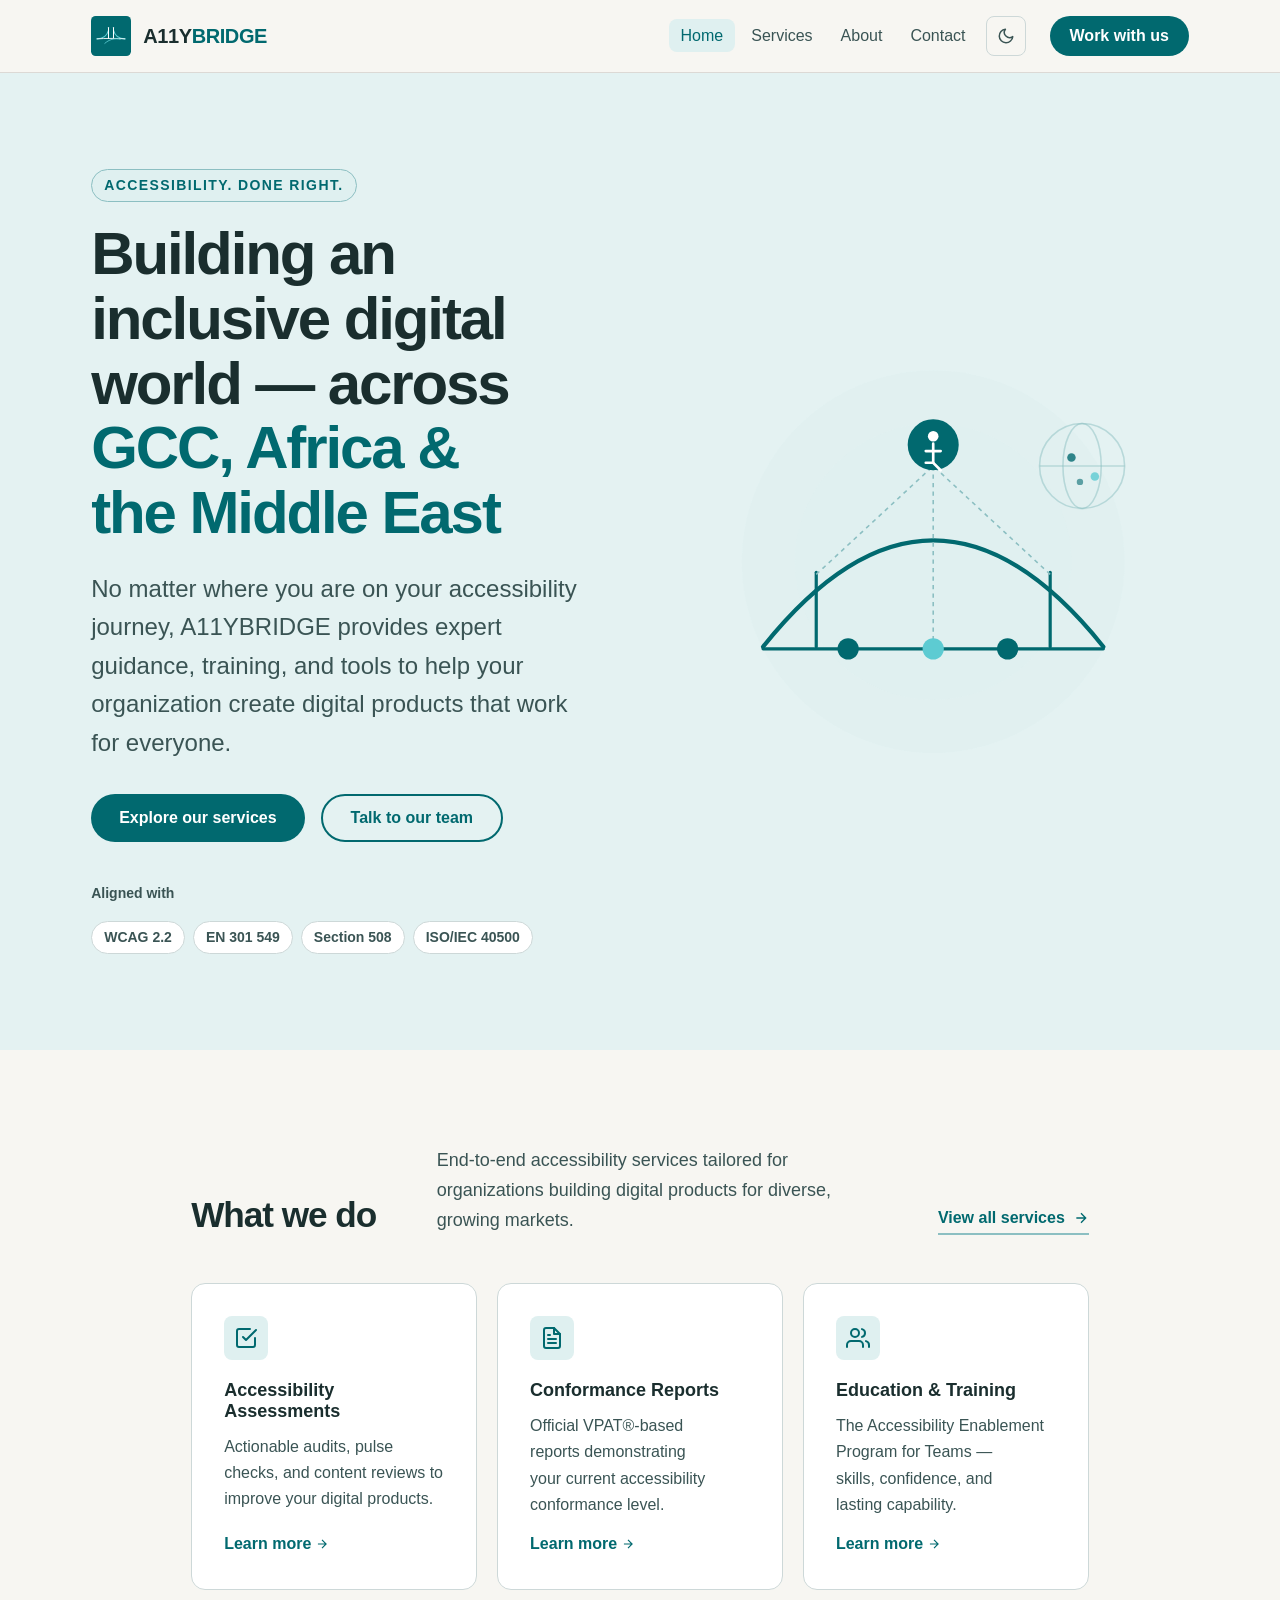
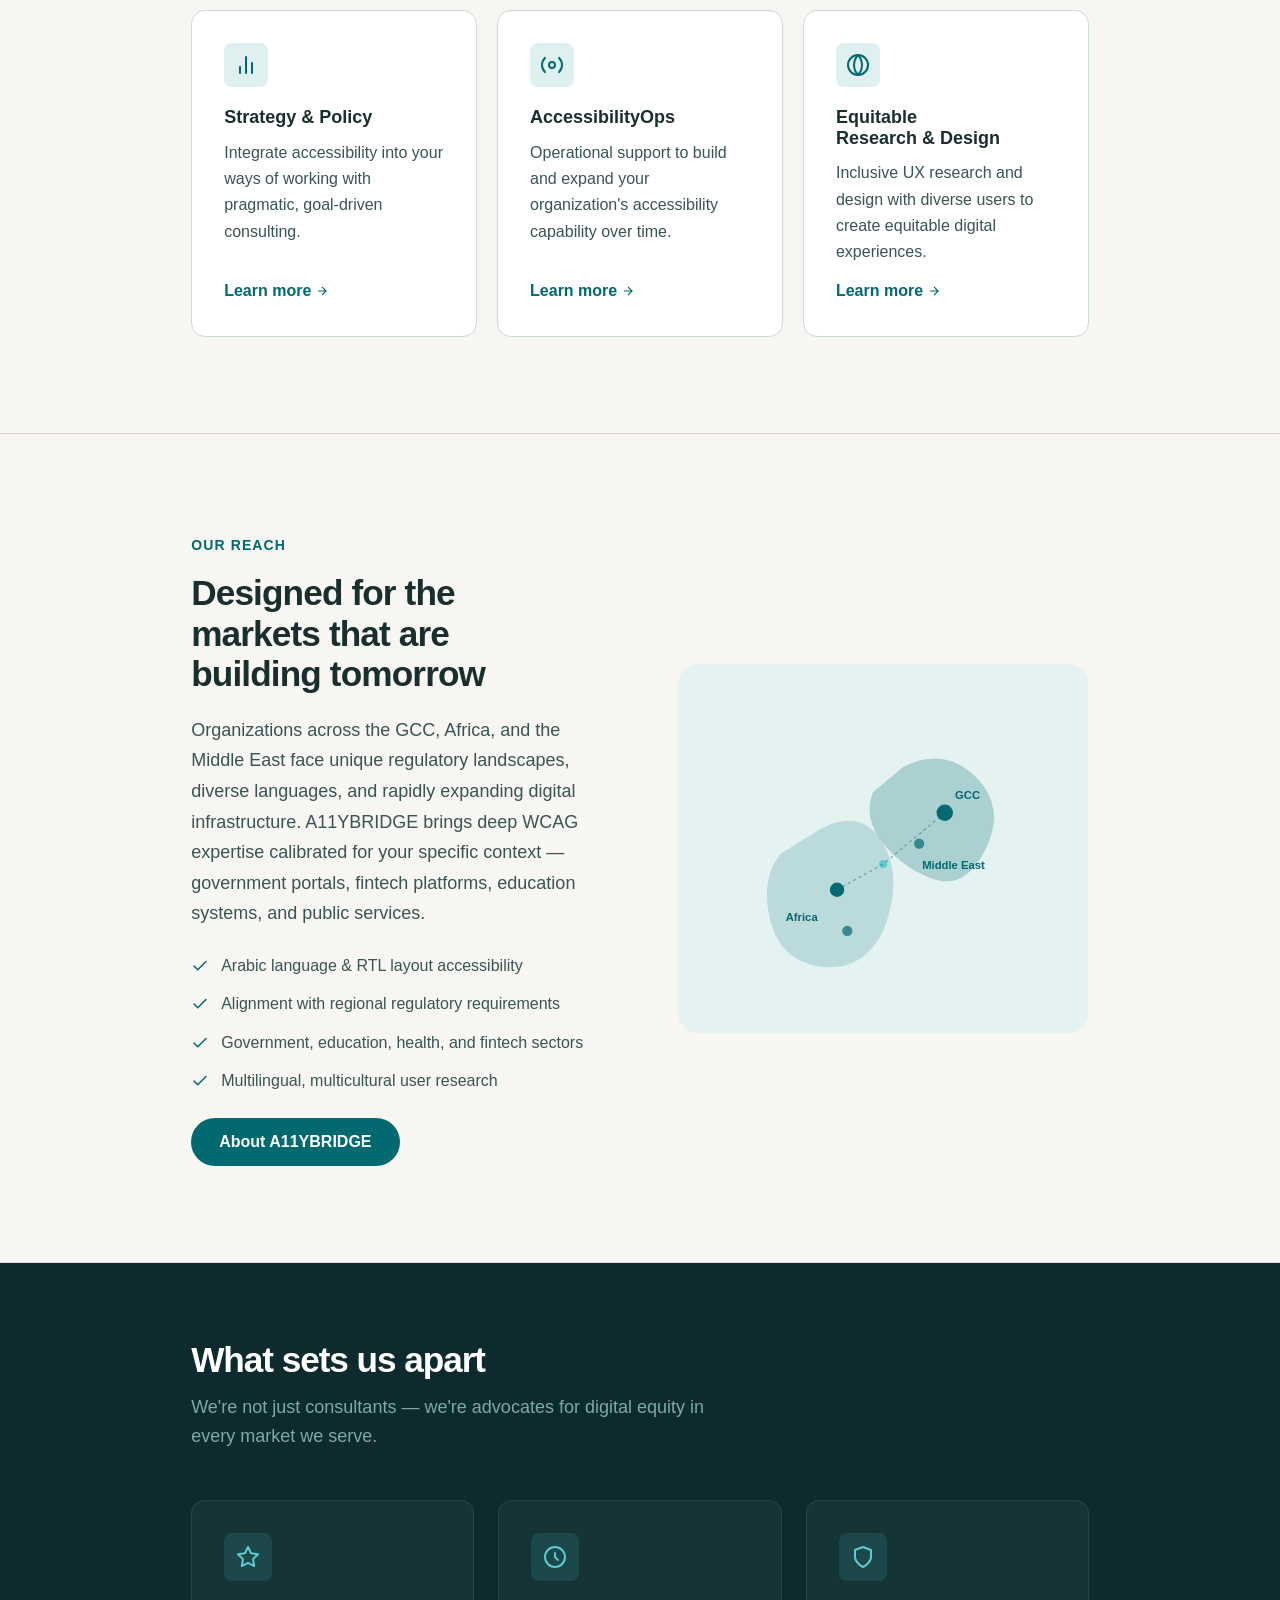
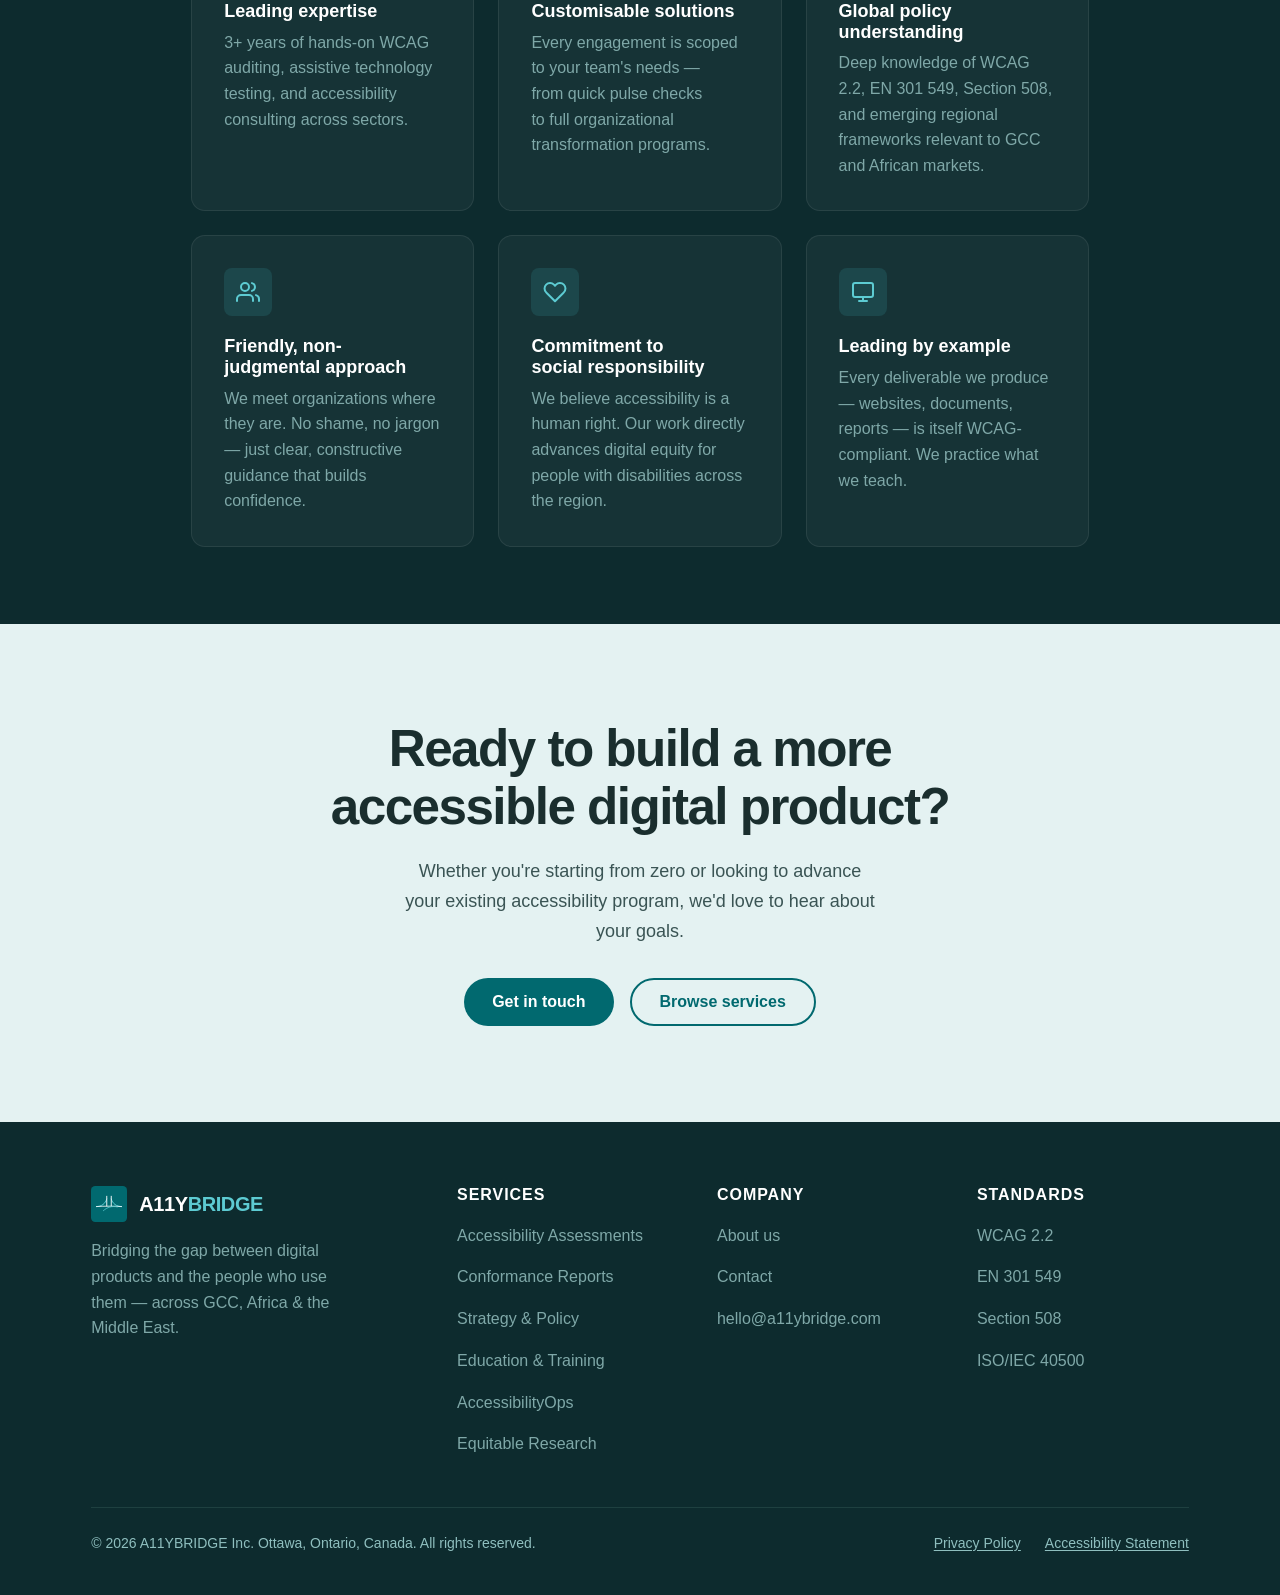
<file: index.html>
<!DOCTYPE html>
<html lang="en-CA">
<head>
  <meta charset="UTF-8" />
  <meta name="viewport" content="width=device-width, initial-scale=1.0" />
  <title>A11YBRIDGE — Accessibility Consulting for GCC, Africa & the Middle East</title>
  <meta name="description" content="A11YBRIDGE helps organizations in the GCC, Africa, and Middle East build inclusive digital products through accessibility audits, training, strategy, and conformance reporting." />
  <meta property="og:title" content="A11YBRIDGE — Digital Accessibility Consulting" />
  <meta property="og:description" content="Expert accessibility services for organizations across GCC, Africa and the Middle East." />
  <meta property="og:type" content="website" />
  <meta name="theme-color" content="#01696f" />

  <!-- Fonts -->
  <link href="https://api.fontshare.com/v2/css?f[]=cabinet-grotesk@400,500,700,800&f[]=satoshi@400,500,700&display=swap" rel="stylesheet" />

  <link rel="stylesheet" href="css/base.css" />
  <link rel="stylesheet" href="css/components.css" />
  <link rel="stylesheet" href="css/home.css" />
</head>
<body>

  <!-- Skip to content -->
  <a class="skip-link" href="#main-content">Skip to main content</a>

  <!-- ── HEADER ─────────────────────────────────────── -->
  <header class="site-header" role="banner">
    <div class="container">
      <div class="header-inner">

        <a href="index.html" class="site-logo" aria-label="A11YBRIDGE home">
          <!-- Inline SVG logo -->
          <svg class="logo-mark" width="40" height="40" viewBox="0 0 1024 1024" fill="none" aria-hidden="true" xmlns="http://www.w3.org/2000/svg">
            <style>
              .lbg { fill: #01696f; }
              .lst { fill: none; stroke: #ffffff; stroke-linecap: round; stroke-linejoin: round; }
              .lac { fill: none; stroke: #5dcbd2; stroke-linecap: round; stroke-linejoin: round; }
              [data-theme="dark"] .lbg { fill: #4ec9d1; }
              [data-theme="dark"] .lst { stroke: #0d1f20; }
              [data-theme="dark"] .lac { stroke: #01696f; }
            </style>
            <rect class="lbg" x="0" y="0" width="1024" height="1024" rx="120" ry="120"/>
            <path class="lac" stroke-width="28" d="M154 585 C302 584 411 504 448 368"/>
            <path class="lac" stroke-width="28" d="M870 585 C722 584 613 504 576 368"/>
            <path class="lst" stroke-width="26" d="M448 292 L448 568"/>
            <path class="lst" stroke-width="26" d="M576 292 L576 568"/>
            <path class="lst" stroke-width="22" d="M154 585 C354 570 670 570 870 585"/>
            <path class="lac" stroke-width="22" d="M354 700 C461 602 600 560 748 594"/>
          </svg>
          <span class="logo-wordmark">A11Y<span>BRIDGE</span></span>
        </a>

        <nav class="site-nav" aria-label="Main navigation">
          <ul class="nav-links" role="list">
            <li><a href="index.html">Home</a></li>
            <li><a href="services.html">Services</a></li>
            <li><a href="about.html">About</a></li>
            <li><a href="contact.html">Contact</a></li>
          </ul>

          <button class="theme-toggle" data-theme-toggle aria-label="Switch to dark mode">
            <!-- injected by JS -->
          </button>

          <a href="contact.html" class="btn btn-primary nav-cta">Work with us</a>

          <button class="menu-toggle" aria-expanded="false" aria-label="Open menu" aria-controls="nav-links">
            <svg width="20" height="20" viewBox="0 0 24 24" fill="none" stroke="currentColor" stroke-width="2" aria-hidden="true"><path d="M4 6h16M4 12h16M4 18h16"/></svg>
          </button>
        </nav>

      </div>
    </div>
  </header>

  <!-- ── MAIN ───────────────────────────────────────── -->
  <main id="main-content">

    <!-- Hero -->
    <section class="home-hero" aria-labelledby="hero-heading">
      <div class="container">
        <div class="hero-inner">
          <div class="hero-content">
            <span class="hero-eyebrow">Accessibility. Done Right.</span>
            <h1 id="hero-heading">
              Building an inclusive digital world — across <em>GCC, Africa &amp; the Middle East</em>
            </h1>
            <p class="hero-lead">
              No matter where you are on your accessibility journey, A11YBRIDGE provides expert guidance, training, and tools to help your organization create digital products that work for everyone.
            </p>
            <div class="hero-actions">
              <a href="services.html" class="btn btn-primary">Explore our services</a>
              <a href="contact.html" class="btn btn-outline">Talk to our team</a>
            </div>
            <div class="hero-trust">
              <span class="trust-label">Aligned with</span>
              <ul class="trust-list" role="list">
                <li>WCAG 2.2</li>
                <li>EN 301 549</li>
                <li>Section 508</li>
                <li>ISO/IEC 40500</li>
              </ul>
            </div>
          </div>

          <div class="hero-visual" aria-hidden="true">
            <!-- Abstract accessibility SVG illustration -->
            <svg viewBox="0 0 480 400" fill="none" xmlns="http://www.w3.org/2000/svg" role="img" aria-hidden="true">
              <!-- Background circles -->
              <circle cx="240" cy="200" r="180" fill="var(--color-primary-light)" opacity="0.6"/>
              <circle cx="240" cy="200" r="130" fill="var(--color-primary-light)" opacity="0.6"/>

              <!-- Bridge structure -->
              <path d="M80 280 Q240 80 400 280" stroke="var(--color-primary)" stroke-width="4" fill="none" stroke-linecap="round"/>
              <line x1="130" y1="280" x2="130" y2="210" stroke="var(--color-primary)" stroke-width="3" stroke-linecap="round"/>
              <line x1="350" y1="280" x2="350" y2="210" stroke="var(--color-primary)" stroke-width="3" stroke-linecap="round"/>
              <line x1="80" y1="282" x2="400" y2="282" stroke="var(--color-primary)" stroke-width="3" stroke-linecap="round"/>

              <!-- Connecting cables -->
              <line x1="130" y1="212" x2="240" y2="110" stroke="var(--color-primary-mid)" stroke-width="1.5" stroke-dasharray="4 4"/>
              <line x1="350" y1="212" x2="240" y2="110" stroke="var(--color-primary-mid)" stroke-width="1.5" stroke-dasharray="4 4"/>
              <line x1="240" y1="110" x2="240" y2="282" stroke="var(--color-primary-mid)" stroke-width="1.5" stroke-dasharray="4 4"/>

              <!-- People dots -->
              <circle cx="160" cy="282" r="10" fill="var(--color-primary)"/>
              <circle cx="240" cy="282" r="10" fill="#5dcbd2"/>
              <circle cx="310" cy="282" r="10" fill="var(--color-primary)"/>

              <!-- Accessibility symbol -->
              <circle cx="240" cy="90" r="24" fill="var(--color-primary)"/>
              <circle cx="240" cy="82" r="5" fill="white"/>
              <path d="M240 89 L240 107 M233 96 L247 96" stroke="white" stroke-width="2.5" stroke-linecap="round"/>
              <path d="M233 107 L240 107 L247 114" stroke="white" stroke-width="2.5" stroke-linecap="round" fill="none"/>

              <!-- Globe regions -->
              <circle cx="380" cy="110" r="40" fill="none" stroke="var(--color-primary-mid)" stroke-width="1.5" opacity="0.5"/>
              <ellipse cx="380" cy="110" rx="18" ry="40" fill="none" stroke="var(--color-primary-mid)" stroke-width="1.5" opacity="0.5"/>
              <line x1="340" y1="110" x2="420" y2="110" stroke="var(--color-primary-mid)" stroke-width="1.5" opacity="0.5"/>

              <!-- Small dots representing region connectivity -->
              <circle cx="370" cy="102" r="4" fill="var(--color-primary)" opacity="0.8"/>
              <circle cx="392" cy="120" r="4" fill="#5dcbd2" opacity="0.8"/>
              <circle cx="378" cy="125" r="3" fill="var(--color-primary)" opacity="0.6"/>
            </svg>
          </div>
        </div>
      </div>
    </section>

    <!-- Services strip -->
    <section class="services-strip" aria-labelledby="services-strip-heading">
      <div class="container container--default">
        <div class="strip-header reveal">
          <h2 id="services-strip-heading">What we do</h2>
          <p>End-to-end accessibility services tailored for organizations building digital products for diverse, growing markets.</p>
          <a href="services.html" class="service-link">
            View all services
            <svg width="16" height="16" viewBox="0 0 24 24" fill="none" stroke="currentColor" stroke-width="2" aria-hidden="true"><path d="M5 12h14M12 5l7 7-7 7"/></svg>
          </a>
        </div>

        <div class="strip-grid">

          <article class="strip-card reveal reveal-delay-1">
            <div class="strip-card-icon" aria-hidden="true">
              <svg width="24" height="24" viewBox="0 0 24 24" fill="none" stroke="currentColor" stroke-width="2" stroke-linecap="round" stroke-linejoin="round"><path d="M9 11l3 3L22 4"/><path d="M21 12v7a2 2 0 0 1-2 2H5a2 2 0 0 1-2-2V5a2 2 0 0 1 2-2h11"/></svg>
            </div>
            <h3>Accessibility Assessments</h3>
            <p>Actionable audits, pulse checks, and content reviews to improve your digital products.</p>
            <a href="services.html#assessments" class="strip-card-link" aria-label="Learn more about Accessibility Assessments">
              Learn more
              <svg width="14" height="14" viewBox="0 0 24 24" fill="none" stroke="currentColor" stroke-width="2" aria-hidden="true"><path d="M5 12h14M12 5l7 7-7 7"/></svg>
            </a>
          </article>

          <article class="strip-card reveal reveal-delay-2">
            <div class="strip-card-icon" aria-hidden="true">
              <svg width="24" height="24" viewBox="0 0 24 24" fill="none" stroke="currentColor" stroke-width="2" stroke-linecap="round" stroke-linejoin="round"><path d="M14 2H6a2 2 0 0 0-2 2v16a2 2 0 0 0 2 2h12a2 2 0 0 0 2-2V8z"/><polyline points="14,2 14,8 20,8"/><line x1="16" y1="13" x2="8" y2="13"/><line x1="16" y1="17" x2="8" y2="17"/><polyline points="10,9 9,9 8,9"/></svg>
            </div>
            <h3>Conformance Reports</h3>
            <p>Official VPAT®-based reports demonstrating your current accessibility conformance level.</p>
            <a href="services.html#conformance" class="strip-card-link" aria-label="Learn more about Conformance Reports">
              Learn more
              <svg width="14" height="14" viewBox="0 0 24 24" fill="none" stroke="currentColor" stroke-width="2" aria-hidden="true"><path d="M5 12h14M12 5l7 7-7 7"/></svg>
            </a>
          </article>

          <article class="strip-card reveal reveal-delay-3">
            <div class="strip-card-icon" aria-hidden="true">
              <svg width="24" height="24" viewBox="0 0 24 24" fill="none" stroke="currentColor" stroke-width="2" stroke-linecap="round" stroke-linejoin="round"><path d="M17 21v-2a4 4 0 0 0-4-4H5a4 4 0 0 0-4 4v2"/><circle cx="9" cy="7" r="4"/><path d="M23 21v-2a4 4 0 0 0-3-3.87"/><path d="M16 3.13a4 4 0 0 1 0 7.75"/></svg>
            </div>
            <h3>Education &amp; Training</h3>
            <p>The Accessibility Enablement Program for Teams — skills, confidence, and lasting capability.</p>
            <a href="services.html#training" class="strip-card-link" aria-label="Learn more about Education and Training">
              Learn more
              <svg width="14" height="14" viewBox="0 0 24 24" fill="none" stroke="currentColor" stroke-width="2" aria-hidden="true"><path d="M5 12h14M12 5l7 7-7 7"/></svg>
            </a>
          </article>

          <article class="strip-card reveal reveal-delay-1">
            <div class="strip-card-icon" aria-hidden="true">
              <svg width="24" height="24" viewBox="0 0 24 24" fill="none" stroke="currentColor" stroke-width="2" stroke-linecap="round" stroke-linejoin="round"><line x1="18" y1="20" x2="18" y2="10"/><line x1="12" y1="20" x2="12" y2="4"/><line x1="6" y1="20" x2="6" y2="14"/></svg>
            </div>
            <h3>Strategy &amp; Policy</h3>
            <p>Integrate accessibility into your ways of working with pragmatic, goal-driven consulting.</p>
            <a href="services.html#strategy" class="strip-card-link" aria-label="Learn more about Strategy and Policy">
              Learn more
              <svg width="14" height="14" viewBox="0 0 24 24" fill="none" stroke="currentColor" stroke-width="2" aria-hidden="true"><path d="M5 12h14M12 5l7 7-7 7"/></svg>
            </a>
          </article>

          <article class="strip-card reveal reveal-delay-2">
            <div class="strip-card-icon" aria-hidden="true">
              <svg width="24" height="24" viewBox="0 0 24 24" fill="none" stroke="currentColor" stroke-width="2" stroke-linecap="round" stroke-linejoin="round"><circle cx="12" cy="12" r="3"/><path d="M19.07 4.93a10 10 0 0 1 0 14.14"/><path d="M4.93 4.93a10 10 0 0 0 0 14.14"/></svg>
            </div>
            <h3>AccessibilityOps</h3>
            <p>Operational support to build and expand your organization's accessibility capability over time.</p>
            <a href="services.html#ops" class="strip-card-link" aria-label="Learn more about AccessibilityOps">
              Learn more
              <svg width="14" height="14" viewBox="0 0 24 24" fill="none" stroke="currentColor" stroke-width="2" aria-hidden="true"><path d="M5 12h14M12 5l7 7-7 7"/></svg>
            </a>
          </article>

          <article class="strip-card reveal reveal-delay-3">
            <div class="strip-card-icon" aria-hidden="true">
              <svg width="24" height="24" viewBox="0 0 24 24" fill="none" stroke="currentColor" stroke-width="2" stroke-linecap="round" stroke-linejoin="round"><path d="M12 2a15.3 15.3 0 0 1 4 10 15.3 15.3 0 0 1-4 10 15.3 15.3 0 0 1-4-10 15.3 15.3 0 0 1 4-10z"/><circle cx="12" cy="12" r="10"/></svg>
            </div>
            <h3>Equitable Research &amp; Design</h3>
            <p>Inclusive UX research and design with diverse users to create equitable digital experiences.</p>
            <a href="services.html#research" class="strip-card-link" aria-label="Learn more about Equitable Research and Design">
              Learn more
              <svg width="14" height="14" viewBox="0 0 24 24" fill="none" stroke="currentColor" stroke-width="2" aria-hidden="true"><path d="M5 12h14M12 5l7 7-7 7"/></svg>
            </a>
          </article>

        </div>
      </div>
    </section>

    <!-- Region focus -->
    <section class="region-section" aria-labelledby="region-heading">
      <div class="container container--default">
        <div class="region-inner reveal">
          <div class="region-content">
            <span class="service-tag">Our reach</span>
            <h2 id="region-heading">Designed for the markets that are building tomorrow</h2>
            <p>Organizations across the GCC, Africa, and the Middle East face unique regulatory landscapes, diverse languages, and rapidly expanding digital infrastructure. A11YBRIDGE brings deep WCAG expertise calibrated for your specific context — government portals, fintech platforms, education systems, and public services.</p>
            <ul class="region-list" role="list">
              <li>
                <svg width="18" height="18" viewBox="0 0 24 24" fill="none" stroke="var(--color-primary)" stroke-width="2" stroke-linecap="round" stroke-linejoin="round" aria-hidden="true"><path d="M20 6L9 17l-5-5"/></svg>
                Arabic language &amp; RTL layout accessibility
              </li>
              <li>
                <svg width="18" height="18" viewBox="0 0 24 24" fill="none" stroke="var(--color-primary)" stroke-width="2" stroke-linecap="round" stroke-linejoin="round" aria-hidden="true"><path d="M20 6L9 17l-5-5"/></svg>
                Alignment with regional regulatory requirements
              </li>
              <li>
                <svg width="18" height="18" viewBox="0 0 24 24" fill="none" stroke="var(--color-primary)" stroke-width="2" stroke-linecap="round" stroke-linejoin="round" aria-hidden="true"><path d="M20 6L9 17l-5-5"/></svg>
                Government, education, health, and fintech sectors
              </li>
              <li>
                <svg width="18" height="18" viewBox="0 0 24 24" fill="none" stroke="var(--color-primary)" stroke-width="2" stroke-linecap="round" stroke-linejoin="round" aria-hidden="true"><path d="M20 6L9 17l-5-5"/></svg>
                Multilingual, multicultural user research
              </li>
            </ul>
            <a href="about.html" class="btn btn-primary" style="margin-top: var(--space-6);">About A11YBRIDGE</a>
          </div>
          <div class="region-map" aria-hidden="true">
            <!-- Stylised region map SVG -->
            <svg viewBox="0 0 400 360" fill="none" xmlns="http://www.w3.org/2000/svg">
              <rect width="400" height="360" rx="20" fill="var(--color-surface-teal)"/>

              <!-- GCC / Middle East blob -->
              <path d="M220 100 Q260 80 290 110 Q320 140 300 180 Q280 220 250 210 Q220 200 200 175 Q180 150 190 125 Z"
                fill="var(--color-primary)" opacity="0.25"/>
              <!-- Africa blob -->
              <path d="M140 160 Q180 140 200 175 Q220 210 200 260 Q180 300 140 295 Q100 290 90 250 Q80 210 100 185 Z"
                fill="var(--color-primary)" opacity="0.18"/>

              <!-- Region dots -->
              <circle cx="260" cy="145" r="8" fill="var(--color-primary)"/>
              <circle cx="235" cy="175" r="5" fill="var(--color-primary)" opacity="0.7"/>
              <circle cx="155" cy="220" r="7" fill="var(--color-primary)"/>
              <circle cx="165" cy="260" r="5" fill="var(--color-primary)" opacity="0.7"/>
              <circle cx="200" cy="195" r="4" fill="#5dcbd2"/>

              <!-- Labels -->
              <text x="270" y="132" font-family="sans-serif" font-size="11" fill="var(--color-primary)" font-weight="600">GCC</text>
              <text x="238" y="200" font-family="sans-serif" font-size="11" fill="var(--color-primary)" font-weight="600">Middle East</text>
              <text x="105" y="250" font-family="sans-serif" font-size="11" fill="var(--color-primary)" font-weight="600">Africa</text>

              <!-- Connection lines -->
              <line x1="260" y1="145" x2="200" y2="195" stroke="var(--color-primary)" stroke-width="1" stroke-dasharray="3 3" opacity="0.5"/>
              <line x1="155" y1="220" x2="200" y2="195" stroke="var(--color-primary)" stroke-width="1" stroke-dasharray="3 3" opacity="0.5"/>
            </svg>
          </div>
        </div>
      </div>
    </section>

    <!-- Differentiators -->
    <section class="differentiators" aria-labelledby="diff-heading">
      <div class="container container--default">
        <div class="differentiators-header reveal">
          <h2 id="diff-heading">What sets us apart</h2>
          <p>We're not just consultants — we're advocates for digital equity in every market we serve.</p>
        </div>
        <div class="diff-grid">

          <div class="diff-item reveal reveal-delay-1">
            <div class="diff-icon" aria-hidden="true">
              <svg width="24" height="24" viewBox="0 0 24 24" fill="none" stroke="currentColor" stroke-width="2" stroke-linecap="round" stroke-linejoin="round"><polygon points="12,2 15.09,8.26 22,9.27 17,14.14 18.18,21.02 12,17.77 5.82,21.02 7,14.14 2,9.27 8.91,8.26"/></svg>
            </div>
            <h3>Leading expertise</h3>
            <p>3+ years of hands-on WCAG auditing, assistive technology testing, and accessibility consulting across sectors.</p>
          </div>

          <div class="diff-item reveal reveal-delay-2">
            <div class="diff-icon" aria-hidden="true">
              <svg width="24" height="24" viewBox="0 0 24 24" fill="none" stroke="currentColor" stroke-width="2" stroke-linecap="round" stroke-linejoin="round"><circle cx="12" cy="12" r="10"/><path d="M12 8v4l3 3"/></svg>
            </div>
            <h3>Customisable solutions</h3>
            <p>Every engagement is scoped to your team's needs — from quick pulse checks to full organizational transformation programs.</p>
          </div>

          <div class="diff-item reveal reveal-delay-3">
            <div class="diff-icon" aria-hidden="true">
              <svg width="24" height="24" viewBox="0 0 24 24" fill="none" stroke="currentColor" stroke-width="2" stroke-linecap="round" stroke-linejoin="round"><path d="M12 22s8-4 8-10V5l-8-3-8 3v7c0 6 8 10 8 10z"/></svg>
            </div>
            <h3>Global policy understanding</h3>
            <p>Deep knowledge of WCAG 2.2, EN 301 549, Section 508, and emerging regional frameworks relevant to GCC and African markets.</p>
          </div>

          <div class="diff-item reveal reveal-delay-1">
            <div class="diff-icon" aria-hidden="true">
              <svg width="24" height="24" viewBox="0 0 24 24" fill="none" stroke="currentColor" stroke-width="2" stroke-linecap="round" stroke-linejoin="round"><path d="M17 21v-2a4 4 0 0 0-4-4H5a4 4 0 0 0-4 4v2"/><circle cx="9" cy="7" r="4"/><path d="M23 21v-2a4 4 0 0 0-3-3.87"/><path d="M16 3.13a4 4 0 0 1 0 7.75"/></svg>
            </div>
            <h3>Friendly, non-judgmental approach</h3>
            <p>We meet organizations where they are. No shame, no jargon — just clear, constructive guidance that builds confidence.</p>
          </div>

          <div class="diff-item reveal reveal-delay-2">
            <div class="diff-icon" aria-hidden="true">
              <svg width="24" height="24" viewBox="0 0 24 24" fill="none" stroke="currentColor" stroke-width="2" stroke-linecap="round" stroke-linejoin="round"><path d="M20.84 4.61a5.5 5.5 0 0 0-7.78 0L12 5.67l-1.06-1.06a5.5 5.5 0 0 0-7.78 7.78l1.06 1.06L12 21.23l7.78-7.78 1.06-1.06a5.5 5.5 0 0 0 0-7.78z"/></svg>
            </div>
            <h3>Commitment to social responsibility</h3>
            <p>We believe accessibility is a human right. Our work directly advances digital equity for people with disabilities across the region.</p>
          </div>

          <div class="diff-item reveal reveal-delay-3">
            <div class="diff-icon" aria-hidden="true">
              <svg width="24" height="24" viewBox="0 0 24 24" fill="none" stroke="currentColor" stroke-width="2" stroke-linecap="round" stroke-linejoin="round"><rect x="2" y="3" width="20" height="14" rx="2"/><path d="M8 21h8M12 17v4"/></svg>
            </div>
            <h3>Leading by example</h3>
            <p>Every deliverable we produce — websites, documents, reports — is itself WCAG-compliant. We practice what we teach.</p>
          </div>

        </div>
      </div>
    </section>

    <!-- CTA -->
    <section class="cta-section" aria-labelledby="cta-heading">
      <div class="container">
        <h2 id="cta-heading" class="reveal">Ready to build a more accessible digital product?</h2>
        <p class="reveal reveal-delay-1">Whether you're starting from zero or looking to advance your existing accessibility program, we'd love to hear about your goals.</p>
        <div class="cta-actions reveal reveal-delay-2">
          <a href="contact.html" class="btn btn-primary">Get in touch</a>
          <a href="services.html" class="btn btn-outline">Browse services</a>
        </div>
      </div>
    </section>

  </main>

  <!-- ── FOOTER ─────────────────────────────────────── -->
  <footer class="site-footer" role="contentinfo">
    <div class="container">
      <div class="footer-grid">

        <div class="footer-brand">
          <a href="index.html" class="site-logo" aria-label="A11YBRIDGE home">
            <svg width="36" height="36" viewBox="0 0 1024 1024" fill="none" aria-hidden="true" xmlns="http://www.w3.org/2000/svg">
              <rect x="0" y="0" width="1024" height="1024" rx="120" ry="120" fill="#01696f"/>
              <path fill="none" stroke="#5dcbd2" stroke-width="28" stroke-linecap="round" d="M154 585 C302 584 411 504 448 368"/>
              <path fill="none" stroke="#5dcbd2" stroke-width="28" stroke-linecap="round" d="M870 585 C722 584 613 504 576 368"/>
              <path fill="none" stroke="#ffffff" stroke-width="26" stroke-linecap="round" d="M448 292 L448 568"/>
              <path fill="none" stroke="#ffffff" stroke-width="26" stroke-linecap="round" d="M576 292 L576 568"/>
              <path fill="none" stroke="#ffffff" stroke-width="22" stroke-linecap="round" d="M154 585 C354 570 670 570 870 585"/>
              <path fill="none" stroke="#5dcbd2" stroke-width="22" stroke-linecap="round" d="M354 700 C461 602 600 560 748 594"/>
            </svg>
            <span class="logo-wordmark">A11Y<span>BRIDGE</span></span>
          </a>
          <p class="footer-tagline">Bridging the gap between digital products and the people who use them — across GCC, Africa &amp; the Middle East.</p>
        </div>

        <div class="footer-col">
          <h3>Services</h3>
          <ul class="footer-links" role="list">
            <li><a href="services.html#assessments">Accessibility Assessments</a></li>
            <li><a href="services.html#conformance">Conformance Reports</a></li>
            <li><a href="services.html#strategy">Strategy &amp; Policy</a></li>
            <li><a href="services.html#training">Education &amp; Training</a></li>
            <li><a href="services.html#ops">AccessibilityOps</a></li>
            <li><a href="services.html#research">Equitable Research</a></li>
          </ul>
        </div>

        <div class="footer-col">
          <h3>Company</h3>
          <ul class="footer-links" role="list">
            <li><a href="about.html">About us</a></li>
            <li><a href="contact.html">Contact</a></li>
            <li><a href="mailto:hello@a11ybridge.com">hello@a11ybridge.com</a></li>
          </ul>
        </div>

        <div class="footer-col">
          <h3>Standards</h3>
          <ul class="footer-links" role="list">
            <li><a href="https://www.w3.org/TR/WCAG22/" target="_blank" rel="noopener">WCAG 2.2</a></li>
            <li><a href="https://www.etsi.org/deliver/etsi_en/301500_301599/301549/" target="_blank" rel="noopener">EN 301 549</a></li>
            <li><a href="https://www.access-board.gov/ict/" target="_blank" rel="noopener">Section 508</a></li>
            <li><a href="https://www.iso.org/standard/58625.html" target="_blank" rel="noopener">ISO/IEC 40500</a></li>
          </ul>
        </div>

      </div>

      <div class="footer-bottom">
        <p class="footer-copy">© 2026 A11YBRIDGE Inc. Ottawa, Ontario, Canada. All rights reserved.</p>
        <nav class="footer-legal" aria-label="Legal navigation">
          <a href="#">Privacy Policy</a>
          <a href="#">Accessibility Statement</a>
        </nav>
      </div>
    </div>
  </footer>

  <script src="js/main.js" defer></script>
<script data-pplx-inline-edit>
(function () {
  if (window === window.top) return;

  const allowedParentOrigins = ["https://www.perplexity.ai","https://perplexity.ai","https://testing.perplexity.ai","https://staging.perplexity.ai","https://*.preview.i.perplexity.ai","http://localhost:3000","http://127.0.0.1:3000","http://localhost:5173","http://127.0.0.1:5173"];
  const MAX_FONT_BYTES = 500 * 1024;
  const MAX_TOTAL_FONT_BYTES = 2 * 1024 * 1024;
  let scrollForwarding = false;
  let scrollRaf = 0;
  let trustedTopOrigin = null;

  // Allow entries like "https://*.preview.i.perplexity.ai" — the wildcard
  // matches a single DNS label (no dots), so "https://*.foo" cannot stretch
  // across multiple labels.
  function matchesAllowedOrigin(origin) {
    if (!origin) return false;
    for (const entry of allowedParentOrigins) {
      if (!entry.includes("*")) {
        if (entry === origin) return true;
        continue;
      }
      const pattern = new RegExp(
        "^" +
          entry.replace(/[.+?^${}()|[\]\\]/g, "\\$&").replace(/\*/g, "[^.]+") +
          "$",
      );
      if (pattern.test(origin)) return true;
    }
    return false;
  }

  // Trust decision: when the sender is same-origin-visible (event.origin is a
  // real origin like https://www.perplexity.ai) we trust event.origin directly.
  // When event.origin is "null" (opaque broker srcdoc), we fall back to the
  // broker's stamped `parentOrigin` to identify the top window. The fallback
  // is claim-only — we rely on the browser's native `targetOrigin` enforcement
  // on the response path (see postToTrustedTop) to ensure replies can't be
  // delivered to anyone but the actual top window of that claimed origin.
  function getTrustedParentOrigin(event) {
    const forwardedParentOrigin =
      typeof event.data.parentOrigin === "string" ? event.data.parentOrigin : null;
    const parentOrigin = event.origin === "null" ? forwardedParentOrigin : event.origin;
    return matchesAllowedOrigin(parentOrigin) ? parentOrigin : null;
  }

  // All responses go to window.top with targetOrigin = the allowlisted origin.
  // An attacker that iframes us inside their own null-origin broker can claim
  // any parentOrigin they like, but the browser will drop the reply whenever
  // the real top's origin doesn't match — so the screenshot never leaves.
  function postToTrustedTop(message) {
    if (!trustedTopOrigin) return;
    try {
      window.top.postMessage(message, trustedTopOrigin);
    } catch (_error) {}
  }

  function inlineAll(original, clone) {
    if (original.nodeType !== 1 || clone.nodeType !== 1) return;

    try {
      const computedStyle = getComputedStyle(original);
      // cssText on a computed style is the serialized declaration in modern
      // Chromium/Safari — a single read beats enumerating ~400 longhand
      // properties. Firefox returns "" here, so we fall back on empty.
      const serialized = computedStyle.cssText;
      if (serialized) {
        clone.style.cssText = serialized;
      } else {
        const parts = new Array(computedStyle.length);
        for (let index = 0; index < computedStyle.length; index += 1) {
          const property = computedStyle[index];
          parts[index] = `${property}:${computedStyle.getPropertyValue(property)};`;
        }
        clone.style.cssText = parts.join("");
      }
    } catch (_error) {}

    const originalChildren = original.children;
    const clonedChildren = clone.children;
    for (
      let index = 0;
      index < originalChildren.length && index < clonedChildren.length;
      index += 1
    ) {
      inlineAll(originalChildren[index], clonedChildren[index]);
    }
  }

  function extractFontUrl(srcValue) {
    const matches = [
      ...srcValue.matchAll(
        /url\(["']?([^"')]+)["']?\)(?:\s*format\(["']?([^"')]+)["']?\))?/gi,
      ),
    ];
    if (matches.length === 0) return null;
    const woff2 = matches.find((m) => m[2] && m[2].toLowerCase().includes("woff2"));
    if (woff2) return woff2[1];
    const woff = matches.find((m) => m[2] && m[2].toLowerCase().includes("woff"));
    if (woff) return woff[1];
    return matches[0][1];
  }

  // Cache resolved font URL -> data URI across captures. Fonts on a page
  // essentially never change, and a batch run emits multiple captures back to
  // back — without this we'd refetch + re-base64 every time.
  const fontDataUriCache = new Map();
  const SRC_DECLARATION_RE = /src\s*:\s*[^;}]+/i;

  async function fetchAsDataUri(url) {
    if (fontDataUriCache.has(url)) return fontDataUriCache.get(url);
    let dataUri = null;
    try {
      const response = await fetch(url, { mode: "cors", credentials: "omit" });
      if (response.ok) {
        const blob = await response.blob();
        if (blob.size <= MAX_FONT_BYTES) {
          dataUri = await new Promise((resolve) => {
            const reader = new FileReader();
            reader.onloadend = () =>
              resolve(typeof reader.result === "string" ? reader.result : null);
            reader.onerror = () => resolve(null);
            reader.readAsDataURL(blob);
          });
        }
      }
    } catch (_error) {
      dataUri = null;
    }
    fontDataUriCache.set(url, dataUri);
    return dataUri;
  }

  function collectFontFaceRuleTexts() {
    const rules = [];
    for (const sheet of document.styleSheets) {
      let cssRules;
      try {
        cssRules = sheet.cssRules;
      } catch (_error) {
        continue;
      }
      if (!cssRules) continue;
      for (const rule of cssRules) {
        const cssText = rule.cssText || "";
        if (cssText.startsWith("@font-face")) rules.push(cssText);
      }
    }
    return rules;
  }

  async function buildInlinedFontCss() {
    const ruleTexts = collectFontFaceRuleTexts();
    if (ruleTexts.length === 0) return null;

    const resolved = ruleTexts.map((cssText) => {
      if (!SRC_DECLARATION_RE.test(cssText)) return null;
      const srcMatch = cssText.match(/src\s*:\s*([^;}]+)[;}]/i);
      if (!srcMatch) return null;
      const url = extractFontUrl(srcMatch[1]);
      if (!url) return null;
      try {
        return { cssText, url: new URL(url, document.baseURI).href };
      } catch (_error) {
        return null;
      }
    });

    const dataUris = await Promise.all(
      resolved.map((entry) => (entry ? fetchAsDataUri(entry.url) : Promise.resolve(null))),
    );

    const inlined = [];
    let totalBytes = 0;
    for (let index = 0; index < resolved.length; index += 1) {
      const entry = resolved[index];
      const dataUri = dataUris[index];
      if (!entry || !dataUri) continue;
      const approxBytes = dataUri.length * 0.75;
      if (totalBytes + approxBytes > MAX_TOTAL_FONT_BYTES) break;
      totalBytes += approxBytes;
      inlined.push(entry.cssText.replace(SRC_DECLARATION_RE, `src: url("${dataUri}")`));
    }
    return inlined.length > 0 ? inlined.join("\n") : null;
  }

  function stripExternal(clone) {
    const images = clone.querySelectorAll("img");
    for (let index = 0; index < images.length; index += 1) {
      const src = images[index].getAttribute("src");
      if (src && !src.startsWith("data:")) images[index].removeAttribute("src");
    }

    const elements = clone.querySelectorAll("*");
    for (let index = 0; index < elements.length; index += 1) {
      const style = elements[index].style.cssText;
      if (style && style.includes("url(")) {
        elements[index].style.cssText = style.replace(
          /url\(["']?(?!data:)[^)"']*["']?\)/gi,
          "none",
        );
      }
    }
  }

  function emitScroll() {
    scrollRaf = 0;
    if (!scrollForwarding) return;
    postToTrustedTop({
      type: "INLINE_EDIT_SCROLL",
      scrollX: window.scrollX,
      scrollY: window.scrollY,
    });
  }

  window.addEventListener(
    "scroll",
    function () {
      if (!scrollForwarding || scrollRaf) return;
      scrollRaf = requestAnimationFrame(emitScroll);
    },
    { passive: true, capture: true },
  );

  async function handleCaptureRequest(event) {
    const requestId = event.data.requestId;
    const scrollX = window.scrollX;
    const scrollY = window.scrollY;
    const width = window.innerWidth;
    const height = window.innerHeight;

    function postResult(dataUrl) {
      postToTrustedTop({
        type: "INLINE_EDIT_SCREENSHOT_RESULT",
        requestId,
        dataUrl,
        scrollX,
        scrollY,
      });
    }

    try {
      // Wait for any pending web fonts to resolve so both inline metrics and
      // the @font-face inlining below see the same loaded faces.
      if (document.fonts && document.fonts.ready) {
        try {
          await document.fonts.ready;
        } catch (_error) {}
      }

      const clone = document.documentElement.cloneNode(true);
      inlineAll(document.documentElement, clone);

      const removedNodes = clone.querySelectorAll("script,link[rel=\"stylesheet\"],style");
      for (let index = 0; index < removedNodes.length; index += 1) {
        removedNodes[index].remove();
      }

      stripExternal(clone);

      // Re-embed web fonts as data-URI @font-face rules so the SVG rasterizer
      // can resolve them — external font URLs aren't fetched during
      // foreignObject rendering, which would otherwise force a fallback face
      // and change text metrics.
      const inlinedFontCss = await buildInlinedFontCss();
      if (inlinedFontCss) {
        const styleEl = document.createElement("style");
        styleEl.textContent = inlinedFontCss;
        const head = clone.querySelector("head");
        if (head) head.appendChild(styleEl);
        else clone.insertBefore(styleEl, clone.firstChild);
      }

      const html = new XMLSerializer().serializeToString(clone);
      const svg =
        `<svg xmlns="http://www.w3.org/2000/svg" width="${width}" height="${height}">` +
        '<foreignObject width="100%" height="100%">' +
        `<div xmlns="http://www.w3.org/1999/xhtml" style="width:${width}px;height:${height}px;overflow:hidden">` +
        `<div style="transform:translate(-${scrollX}px,-${scrollY}px);transform-origin:top left">` +
        html +
        "</div></div></foreignObject></svg>";
      const svgUrl = `data:image/svg+xml;charset=utf-8,${encodeURIComponent(svg)}`;
      const image = new Image();
      image.onload = function () {
        const canvas = document.createElement("canvas");
        canvas.width = width;
        canvas.height = height;
        canvas.getContext("2d").drawImage(image, 0, 0);
        postResult(canvas.toDataURL("image/png"));
      };
      image.onerror = function () {
        postResult(null);
      };
      image.src = svgUrl;
    } catch (_error) {
      postResult(null);
    }
  }

  window.addEventListener("message", function (event) {
    if (!event.data) return;
    // Only accept messages from the direct parent frame. Blocks sibling /
    // unrelated-window postMessage senders that could otherwise reach us.
    if (event.source !== window.parent) return;

    const trustedParentOrigin = getTrustedParentOrigin(event);
    if (!trustedParentOrigin) return;
    trustedTopOrigin = trustedParentOrigin;

    if (event.data.type === "INLINE_EDIT_SCROLL_START") {
      scrollForwarding = true;
      emitScroll();
      return;
    }

    if (event.data.type === "INLINE_EDIT_SCROLL_STOP") {
      scrollForwarding = false;
      if (scrollRaf) cancelAnimationFrame(scrollRaf);
      scrollRaf = 0;
      return;
    }

    if (event.data.type !== "INLINE_EDIT_CAPTURE_REQUEST") return;

    handleCaptureRequest(event);
  });
})();


</script></body>
</html>
</file>
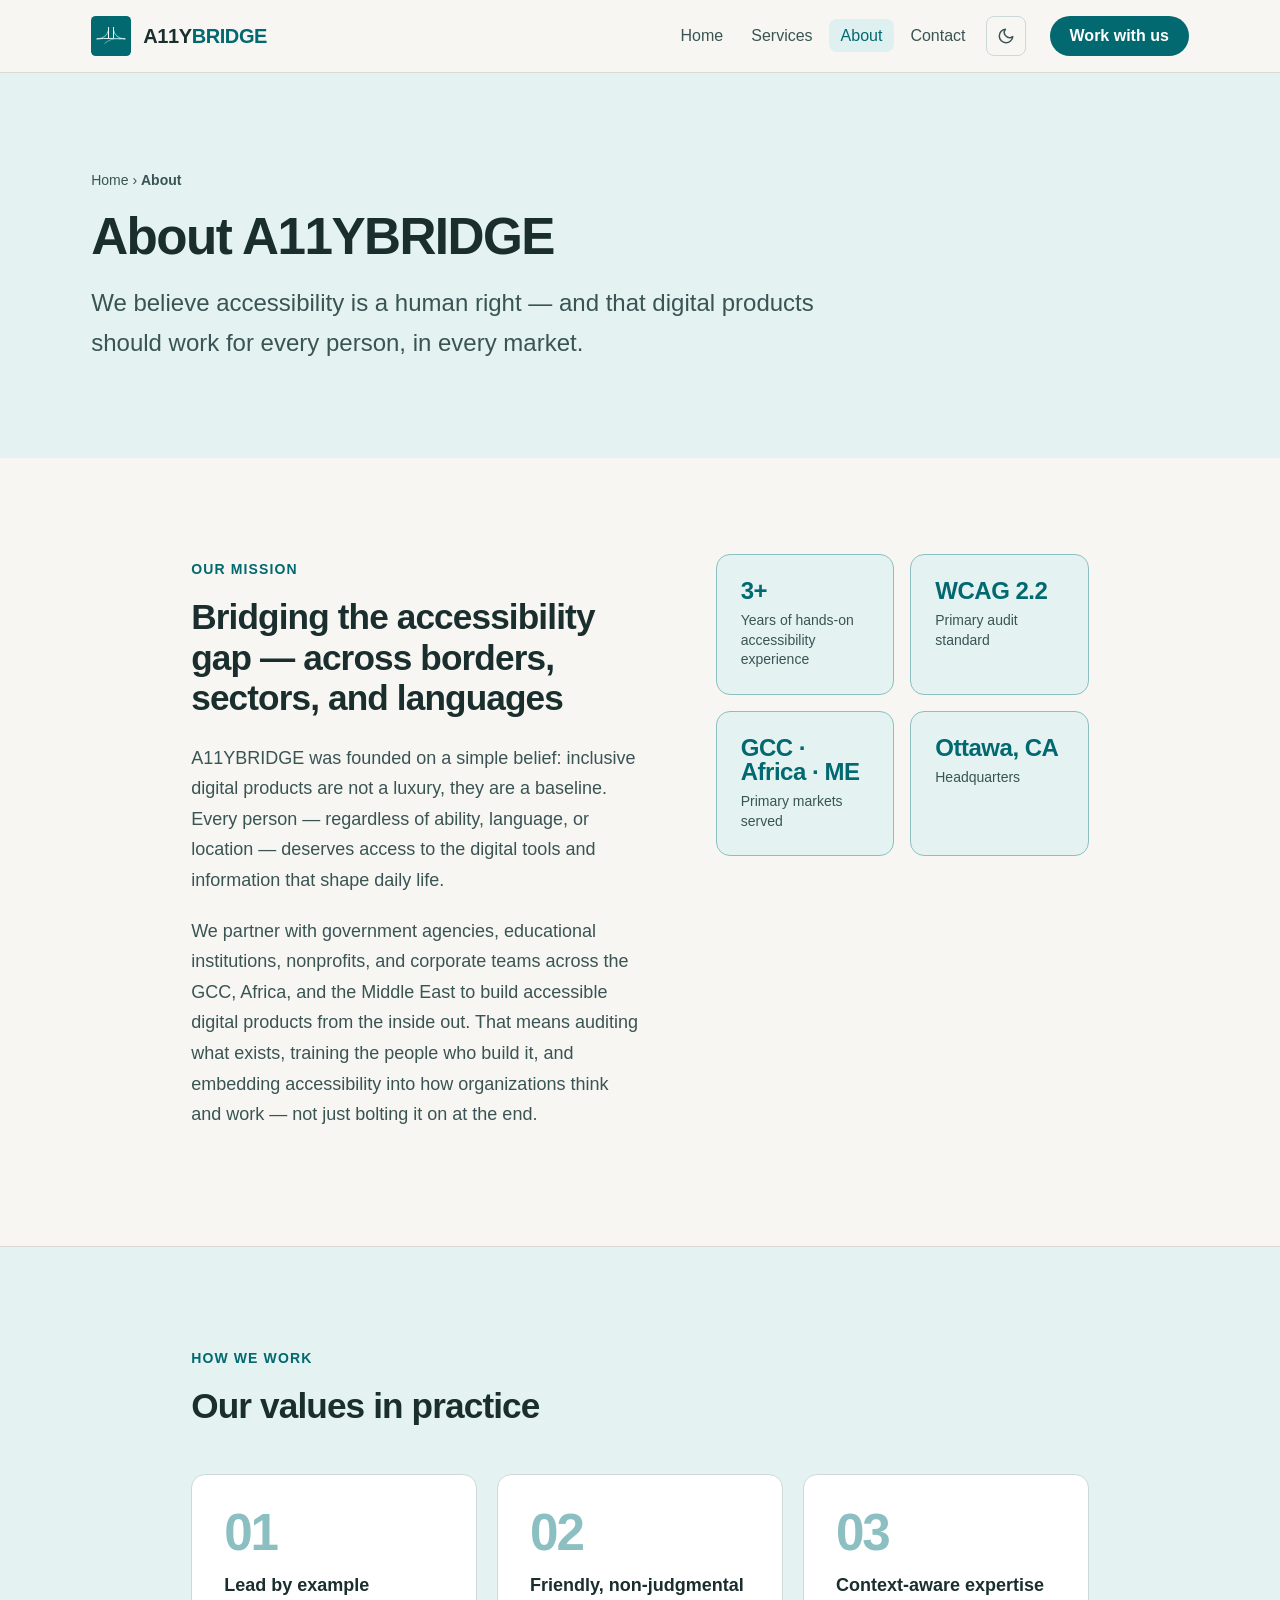
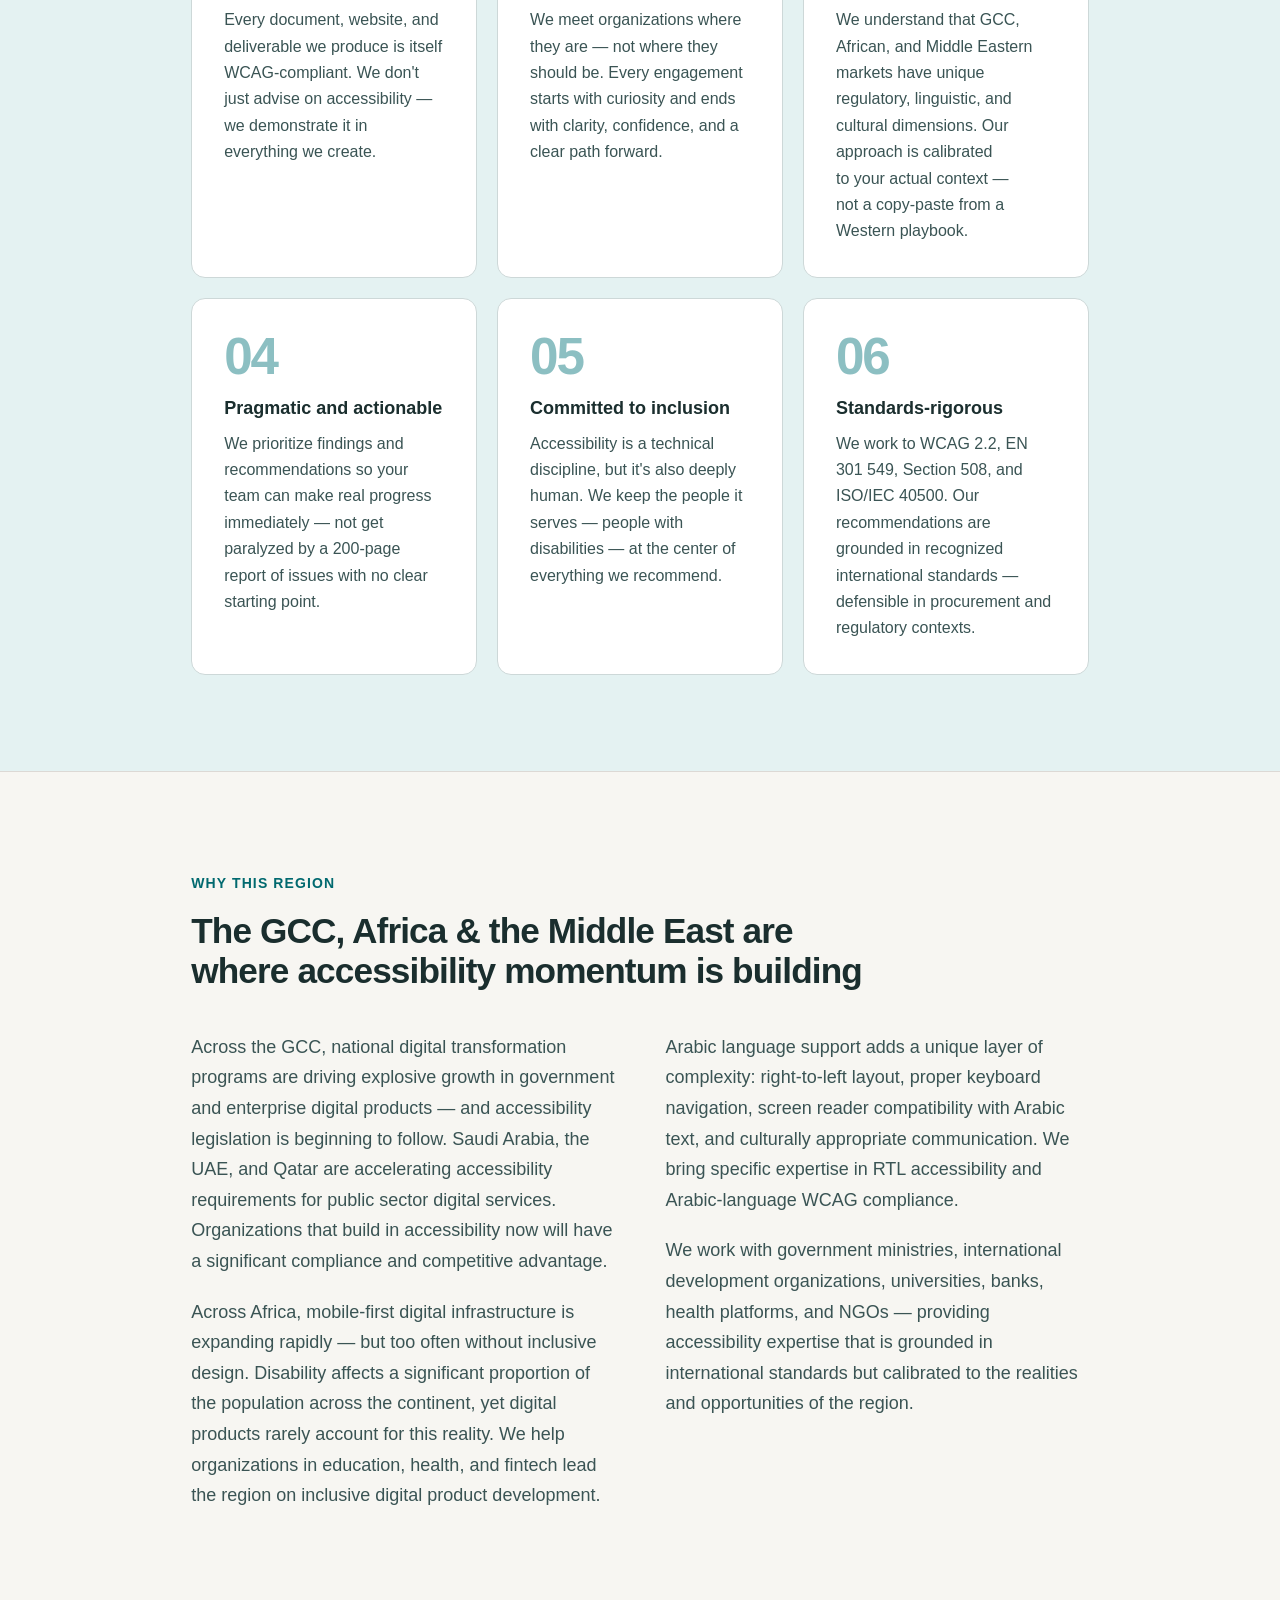
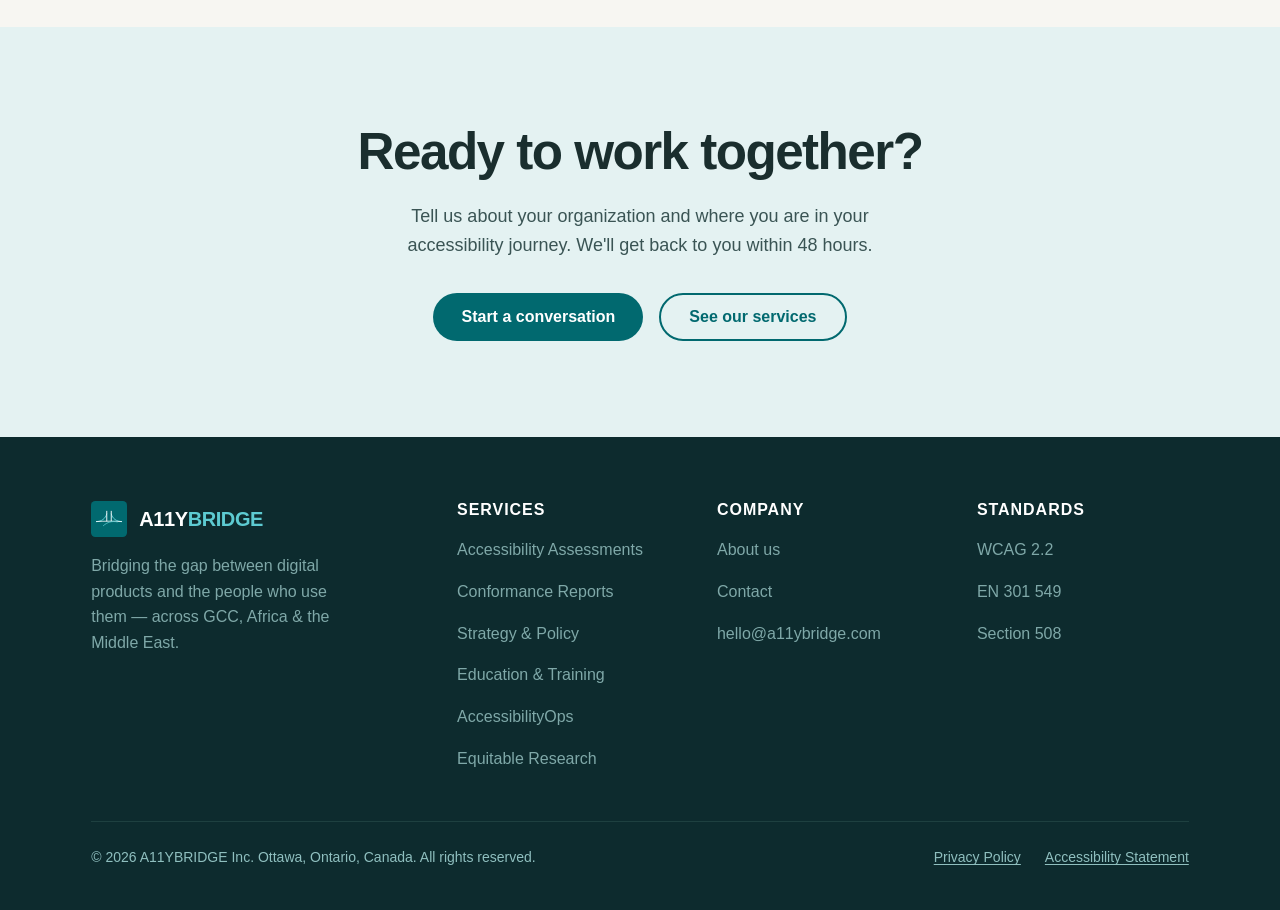
<file: about.html>
<!DOCTYPE html>
<html lang="en-CA">
<head>
  <meta charset="UTF-8" />
  <meta name="viewport" content="width=device-width, initial-scale=1.0" />
  <title>About — A11YBRIDGE</title>
  <meta name="description" content="A11YBRIDGE is a Canadian accessibility consulting firm serving organizations in the GCC, Africa, and the Middle East. We specialize in WCAG audits, team training, and accessibility strategy." />
  <meta name="theme-color" content="#01696f" />
  <link href="https://api.fontshare.com/v2/css?f[]=cabinet-grotesk@400,500,700,800&f[]=satoshi@400,500,700&display=swap" rel="stylesheet" />
  <link rel="stylesheet" href="css/base.css" />
  <link rel="stylesheet" href="css/components.css" />
  <link rel="stylesheet" href="css/about.css" />
</head>
<body>

  <a class="skip-link" href="#main-content">Skip to main content</a>

  <header class="site-header" role="banner">
    <div class="container">
      <div class="header-inner">
        <a href="index.html" class="site-logo" aria-label="A11YBRIDGE home">
          <svg class="logo-mark" width="40" height="40" viewBox="0 0 1024 1024" fill="none" aria-hidden="true" xmlns="http://www.w3.org/2000/svg">
            <style>
              .lbg { fill: #01696f; }
              .lst { fill: none; stroke: #ffffff; stroke-linecap: round; stroke-linejoin: round; }
              .lac { fill: none; stroke: #5dcbd2; stroke-linecap: round; stroke-linejoin: round; }
              [data-theme="dark"] .lbg { fill: #4ec9d1; }
              [data-theme="dark"] .lst { stroke: #0d1f20; }
              [data-theme="dark"] .lac { stroke: #01696f; }
            </style>
            <rect class="lbg" x="0" y="0" width="1024" height="1024" rx="120" ry="120"/>
            <path class="lac" stroke-width="28" d="M154 585 C302 584 411 504 448 368"/>
            <path class="lac" stroke-width="28" d="M870 585 C722 584 613 504 576 368"/>
            <path class="lst" stroke-width="26" d="M448 292 L448 568"/>
            <path class="lst" stroke-width="26" d="M576 292 L576 568"/>
            <path class="lst" stroke-width="22" d="M154 585 C354 570 670 570 870 585"/>
            <path class="lac" stroke-width="22" d="M354 700 C461 602 600 560 748 594"/>
          </svg>
          <span class="logo-wordmark">A11Y<span>BRIDGE</span></span>
        </a>
        <nav class="site-nav" aria-label="Main navigation">
          <ul class="nav-links" role="list">
            <li><a href="index.html">Home</a></li>
            <li><a href="services.html">Services</a></li>
            <li><a href="about.html" aria-current="page">About</a></li>
            <li><a href="contact.html">Contact</a></li>
          </ul>
          <button class="theme-toggle" data-theme-toggle aria-label="Switch to dark mode"></button>
          <a href="contact.html" class="btn btn-primary nav-cta">Work with us</a>
          <button class="menu-toggle" aria-expanded="false" aria-label="Open menu">
            <svg width="20" height="20" viewBox="0 0 24 24" fill="none" stroke="currentColor" stroke-width="2" aria-hidden="true"><path d="M4 6h16M4 12h16M4 18h16"/></svg>
          </button>
        </nav>
      </div>
    </div>
  </header>

  <main id="main-content">

    <!-- Page hero -->
    <section class="page-hero" aria-labelledby="page-title">
      <div class="container">
        <nav class="page-hero-breadcrumb" aria-label="Breadcrumb">
          <a href="index.html">Home</a> &rsaquo; <strong>About</strong>
        </nav>
        <h1 id="page-title">About A11YBRIDGE</h1>
        <p>We believe accessibility is a human right — and that digital products should work for every person, in every market.</p>
      </div>
    </section>

    <!-- Mission -->
    <section class="about-mission" aria-labelledby="mission-heading">
      <div class="container container--default">
        <div class="mission-inner reveal">
          <div class="mission-text">
            <span class="service-tag">Our mission</span>
            <h2 id="mission-heading">Bridging the accessibility gap — across borders, sectors, and languages</h2>
            <p>A11YBRIDGE was founded on a simple belief: inclusive digital products are not a luxury, they are a baseline. Every person — regardless of ability, language, or location — deserves access to the digital tools and information that shape daily life.</p>
            <p>We partner with government agencies, educational institutions, nonprofits, and corporate teams across the GCC, Africa, and the Middle East to build accessible digital products from the inside out. That means auditing what exists, training the people who build it, and embedding accessibility into how organizations think and work — not just bolting it on at the end.</p>
          </div>
          <div class="mission-stats" aria-label="Key facts about A11YBRIDGE">
            <div class="stat-item">
              <span class="stat-value">3+</span>
              <span class="stat-label">Years of hands-on accessibility experience</span>
            </div>
            <div class="stat-item">
              <span class="stat-value">WCAG 2.2</span>
              <span class="stat-label">Primary audit standard</span>
            </div>
            <div class="stat-item">
              <span class="stat-value">GCC · Africa · ME</span>
              <span class="stat-label">Primary markets served</span>
            </div>
            <div class="stat-item">
              <span class="stat-value">Ottawa, CA</span>
              <span class="stat-label">Headquarters</span>
            </div>
          </div>
        </div>
      </div>
    </section>

    <!-- Values -->
    <section class="about-values" aria-labelledby="values-heading">
      <div class="container container--default">
        <div class="values-header reveal">
          <span class="service-tag">How we work</span>
          <h2 id="values-heading">Our values in practice</h2>
        </div>
        <div class="values-grid">

          <div class="value-card reveal reveal-delay-1">
            <div class="value-num" aria-hidden="true">01</div>
            <h3>Lead by example</h3>
            <p>Every document, website, and deliverable we produce is itself WCAG-compliant. We don't just advise on accessibility — we demonstrate it in everything we create.</p>
          </div>

          <div class="value-card reveal reveal-delay-2">
            <div class="value-num" aria-hidden="true">02</div>
            <h3>Friendly, non-judgmental</h3>
            <p>We meet organizations where they are — not where they should be. Every engagement starts with curiosity and ends with clarity, confidence, and a clear path forward.</p>
          </div>

          <div class="value-card reveal reveal-delay-3">
            <div class="value-num" aria-hidden="true">03</div>
            <h3>Context-aware expertise</h3>
            <p>We understand that GCC, African, and Middle Eastern markets have unique regulatory, linguistic, and cultural dimensions. Our approach is calibrated to your actual context — not a copy-paste from a Western playbook.</p>
          </div>

          <div class="value-card reveal reveal-delay-1">
            <div class="value-num" aria-hidden="true">04</div>
            <h3>Pragmatic and actionable</h3>
            <p>We prioritize findings and recommendations so your team can make real progress immediately — not get paralyzed by a 200-page report of issues with no clear starting point.</p>
          </div>

          <div class="value-card reveal reveal-delay-2">
            <div class="value-num" aria-hidden="true">05</div>
            <h3>Committed to inclusion</h3>
            <p>Accessibility is a technical discipline, but it's also deeply human. We keep the people it serves — people with disabilities — at the center of everything we recommend.</p>
          </div>

          <div class="value-card reveal reveal-delay-3">
            <div class="value-num" aria-hidden="true">06</div>
            <h3>Standards-rigorous</h3>
            <p>We work to WCAG 2.2, EN 301 549, Section 508, and ISO/IEC 40500. Our recommendations are grounded in recognized international standards — defensible in procurement and regulatory contexts.</p>
          </div>

        </div>
      </div>
    </section>

    <!-- Why GCC / Africa / ME -->
    <section class="about-region" aria-labelledby="region-why-heading">
      <div class="container container--default">
        <div class="region-why-inner reveal">
          <span class="service-tag">Why this region</span>
          <h2 id="region-why-heading">The GCC, Africa &amp; the Middle East are where accessibility momentum is building</h2>
          <div class="region-why-cols">
            <div>
              <p>Across the GCC, national digital transformation programs are driving explosive growth in government and enterprise digital products — and accessibility legislation is beginning to follow. Saudi Arabia, the UAE, and Qatar are accelerating accessibility requirements for public sector digital services. Organizations that build in accessibility now will have a significant compliance and competitive advantage.</p>
              <p>Across Africa, mobile-first digital infrastructure is expanding rapidly — but too often without inclusive design. Disability affects a significant proportion of the population across the continent, yet digital products rarely account for this reality. We help organizations in education, health, and fintech lead the region on inclusive digital product development.</p>
            </div>
            <div>
              <p>Arabic language support adds a unique layer of complexity: right-to-left layout, proper keyboard navigation, screen reader compatibility with Arabic text, and culturally appropriate communication. We bring specific expertise in RTL accessibility and Arabic-language WCAG compliance.</p>
              <p>We work with government ministries, international development organizations, universities, banks, health platforms, and NGOs — providing accessibility expertise that is grounded in international standards but calibrated to the realities and opportunities of the region.</p>
            </div>
          </div>
        </div>
      </div>
    </section>

    <!-- CTA -->
    <section class="cta-section" aria-labelledby="cta-heading">
      <div class="container">
        <h2 id="cta-heading" class="reveal">Ready to work together?</h2>
        <p class="reveal reveal-delay-1">Tell us about your organization and where you are in your accessibility journey. We'll get back to you within 48 hours.</p>
        <div class="cta-actions reveal reveal-delay-2">
          <a href="contact.html" class="btn btn-primary">Start a conversation</a>
          <a href="services.html" class="btn btn-outline">See our services</a>
        </div>
      </div>
    </section>

  </main>

  <footer class="site-footer" role="contentinfo">
    <div class="container">
      <div class="footer-grid">
        <div class="footer-brand">
          <a href="index.html" class="site-logo" aria-label="A11YBRIDGE home">
            <svg width="36" height="36" viewBox="0 0 1024 1024" fill="none" aria-hidden="true" xmlns="http://www.w3.org/2000/svg">
              <rect x="0" y="0" width="1024" height="1024" rx="120" ry="120" fill="#01696f"/>
              <path fill="none" stroke="#5dcbd2" stroke-width="28" stroke-linecap="round" d="M154 585 C302 584 411 504 448 368"/>
              <path fill="none" stroke="#5dcbd2" stroke-width="28" stroke-linecap="round" d="M870 585 C722 584 613 504 576 368"/>
              <path fill="none" stroke="#ffffff" stroke-width="26" stroke-linecap="round" d="M448 292 L448 568"/>
              <path fill="none" stroke="#ffffff" stroke-width="26" stroke-linecap="round" d="M576 292 L576 568"/>
              <path fill="none" stroke="#ffffff" stroke-width="22" stroke-linecap="round" d="M154 585 C354 570 670 570 870 585"/>
              <path fill="none" stroke="#5dcbd2" stroke-width="22" stroke-linecap="round" d="M354 700 C461 602 600 560 748 594"/>
            </svg>
            <span class="logo-wordmark">A11Y<span>BRIDGE</span></span>
          </a>
          <p class="footer-tagline">Bridging the gap between digital products and the people who use them — across GCC, Africa &amp; the Middle East.</p>
        </div>
        <div class="footer-col">
          <h3>Services</h3>
          <ul class="footer-links" role="list">
            <li><a href="services.html#assessments">Accessibility Assessments</a></li>
            <li><a href="services.html#conformance">Conformance Reports</a></li>
            <li><a href="services.html#strategy">Strategy &amp; Policy</a></li>
            <li><a href="services.html#training">Education &amp; Training</a></li>
            <li><a href="services.html#ops">AccessibilityOps</a></li>
            <li><a href="services.html#research">Equitable Research</a></li>
          </ul>
        </div>
        <div class="footer-col">
          <h3>Company</h3>
          <ul class="footer-links" role="list">
            <li><a href="about.html">About us</a></li>
            <li><a href="contact.html">Contact</a></li>
            <li><a href="mailto:hello@a11ybridge.com">hello@a11ybridge.com</a></li>
          </ul>
        </div>
        <div class="footer-col">
          <h3>Standards</h3>
          <ul class="footer-links" role="list">
            <li><a href="https://www.w3.org/TR/WCAG22/" target="_blank" rel="noopener">WCAG 2.2</a></li>
            <li><a href="https://www.etsi.org/deliver/etsi_en/301500_301599/301549/" target="_blank" rel="noopener">EN 301 549</a></li>
            <li><a href="https://www.access-board.gov/ict/" target="_blank" rel="noopener">Section 508</a></li>
          </ul>
        </div>
      </div>
      <div class="footer-bottom">
        <p class="footer-copy">© 2026 A11YBRIDGE Inc. Ottawa, Ontario, Canada. All rights reserved.</p>
        <nav class="footer-legal" aria-label="Legal navigation">
          <a href="#">Privacy Policy</a>
          <a href="#">Accessibility Statement</a>
        </nav>
      </div>
    </div>
  </footer>

  <script src="js/main.js" defer></script>
<script data-pplx-inline-edit>
(function () {
  if (window === window.top) return;

  const allowedParentOrigins = ["https://www.perplexity.ai","https://perplexity.ai","https://testing.perplexity.ai","https://staging.perplexity.ai","https://*.preview.i.perplexity.ai","http://localhost:3000","http://127.0.0.1:3000","http://localhost:5173","http://127.0.0.1:5173"];
  const MAX_FONT_BYTES = 500 * 1024;
  const MAX_TOTAL_FONT_BYTES = 2 * 1024 * 1024;
  let scrollForwarding = false;
  let scrollRaf = 0;
  let trustedTopOrigin = null;

  // Allow entries like "https://*.preview.i.perplexity.ai" — the wildcard
  // matches a single DNS label (no dots), so "https://*.foo" cannot stretch
  // across multiple labels.
  function matchesAllowedOrigin(origin) {
    if (!origin) return false;
    for (const entry of allowedParentOrigins) {
      if (!entry.includes("*")) {
        if (entry === origin) return true;
        continue;
      }
      const pattern = new RegExp(
        "^" +
          entry.replace(/[.+?^${}()|[\]\\]/g, "\\$&").replace(/\*/g, "[^.]+") +
          "$",
      );
      if (pattern.test(origin)) return true;
    }
    return false;
  }

  // Trust decision: when the sender is same-origin-visible (event.origin is a
  // real origin like https://www.perplexity.ai) we trust event.origin directly.
  // When event.origin is "null" (opaque broker srcdoc), we fall back to the
  // broker's stamped `parentOrigin` to identify the top window. The fallback
  // is claim-only — we rely on the browser's native `targetOrigin` enforcement
  // on the response path (see postToTrustedTop) to ensure replies can't be
  // delivered to anyone but the actual top window of that claimed origin.
  function getTrustedParentOrigin(event) {
    const forwardedParentOrigin =
      typeof event.data.parentOrigin === "string" ? event.data.parentOrigin : null;
    const parentOrigin = event.origin === "null" ? forwardedParentOrigin : event.origin;
    return matchesAllowedOrigin(parentOrigin) ? parentOrigin : null;
  }

  // All responses go to window.top with targetOrigin = the allowlisted origin.
  // An attacker that iframes us inside their own null-origin broker can claim
  // any parentOrigin they like, but the browser will drop the reply whenever
  // the real top's origin doesn't match — so the screenshot never leaves.
  function postToTrustedTop(message) {
    if (!trustedTopOrigin) return;
    try {
      window.top.postMessage(message, trustedTopOrigin);
    } catch (_error) {}
  }

  function inlineAll(original, clone) {
    if (original.nodeType !== 1 || clone.nodeType !== 1) return;

    try {
      const computedStyle = getComputedStyle(original);
      // cssText on a computed style is the serialized declaration in modern
      // Chromium/Safari — a single read beats enumerating ~400 longhand
      // properties. Firefox returns "" here, so we fall back on empty.
      const serialized = computedStyle.cssText;
      if (serialized) {
        clone.style.cssText = serialized;
      } else {
        const parts = new Array(computedStyle.length);
        for (let index = 0; index < computedStyle.length; index += 1) {
          const property = computedStyle[index];
          parts[index] = `${property}:${computedStyle.getPropertyValue(property)};`;
        }
        clone.style.cssText = parts.join("");
      }
    } catch (_error) {}

    const originalChildren = original.children;
    const clonedChildren = clone.children;
    for (
      let index = 0;
      index < originalChildren.length && index < clonedChildren.length;
      index += 1
    ) {
      inlineAll(originalChildren[index], clonedChildren[index]);
    }
  }

  function extractFontUrl(srcValue) {
    const matches = [
      ...srcValue.matchAll(
        /url\(["']?([^"')]+)["']?\)(?:\s*format\(["']?([^"')]+)["']?\))?/gi,
      ),
    ];
    if (matches.length === 0) return null;
    const woff2 = matches.find((m) => m[2] && m[2].toLowerCase().includes("woff2"));
    if (woff2) return woff2[1];
    const woff = matches.find((m) => m[2] && m[2].toLowerCase().includes("woff"));
    if (woff) return woff[1];
    return matches[0][1];
  }

  // Cache resolved font URL -> data URI across captures. Fonts on a page
  // essentially never change, and a batch run emits multiple captures back to
  // back — without this we'd refetch + re-base64 every time.
  const fontDataUriCache = new Map();
  const SRC_DECLARATION_RE = /src\s*:\s*[^;}]+/i;

  async function fetchAsDataUri(url) {
    if (fontDataUriCache.has(url)) return fontDataUriCache.get(url);
    let dataUri = null;
    try {
      const response = await fetch(url, { mode: "cors", credentials: "omit" });
      if (response.ok) {
        const blob = await response.blob();
        if (blob.size <= MAX_FONT_BYTES) {
          dataUri = await new Promise((resolve) => {
            const reader = new FileReader();
            reader.onloadend = () =>
              resolve(typeof reader.result === "string" ? reader.result : null);
            reader.onerror = () => resolve(null);
            reader.readAsDataURL(blob);
          });
        }
      }
    } catch (_error) {
      dataUri = null;
    }
    fontDataUriCache.set(url, dataUri);
    return dataUri;
  }

  function collectFontFaceRuleTexts() {
    const rules = [];
    for (const sheet of document.styleSheets) {
      let cssRules;
      try {
        cssRules = sheet.cssRules;
      } catch (_error) {
        continue;
      }
      if (!cssRules) continue;
      for (const rule of cssRules) {
        const cssText = rule.cssText || "";
        if (cssText.startsWith("@font-face")) rules.push(cssText);
      }
    }
    return rules;
  }

  async function buildInlinedFontCss() {
    const ruleTexts = collectFontFaceRuleTexts();
    if (ruleTexts.length === 0) return null;

    const resolved = ruleTexts.map((cssText) => {
      if (!SRC_DECLARATION_RE.test(cssText)) return null;
      const srcMatch = cssText.match(/src\s*:\s*([^;}]+)[;}]/i);
      if (!srcMatch) return null;
      const url = extractFontUrl(srcMatch[1]);
      if (!url) return null;
      try {
        return { cssText, url: new URL(url, document.baseURI).href };
      } catch (_error) {
        return null;
      }
    });

    const dataUris = await Promise.all(
      resolved.map((entry) => (entry ? fetchAsDataUri(entry.url) : Promise.resolve(null))),
    );

    const inlined = [];
    let totalBytes = 0;
    for (let index = 0; index < resolved.length; index += 1) {
      const entry = resolved[index];
      const dataUri = dataUris[index];
      if (!entry || !dataUri) continue;
      const approxBytes = dataUri.length * 0.75;
      if (totalBytes + approxBytes > MAX_TOTAL_FONT_BYTES) break;
      totalBytes += approxBytes;
      inlined.push(entry.cssText.replace(SRC_DECLARATION_RE, `src: url("${dataUri}")`));
    }
    return inlined.length > 0 ? inlined.join("\n") : null;
  }

  function stripExternal(clone) {
    const images = clone.querySelectorAll("img");
    for (let index = 0; index < images.length; index += 1) {
      const src = images[index].getAttribute("src");
      if (src && !src.startsWith("data:")) images[index].removeAttribute("src");
    }

    const elements = clone.querySelectorAll("*");
    for (let index = 0; index < elements.length; index += 1) {
      const style = elements[index].style.cssText;
      if (style && style.includes("url(")) {
        elements[index].style.cssText = style.replace(
          /url\(["']?(?!data:)[^)"']*["']?\)/gi,
          "none",
        );
      }
    }
  }

  function emitScroll() {
    scrollRaf = 0;
    if (!scrollForwarding) return;
    postToTrustedTop({
      type: "INLINE_EDIT_SCROLL",
      scrollX: window.scrollX,
      scrollY: window.scrollY,
    });
  }

  window.addEventListener(
    "scroll",
    function () {
      if (!scrollForwarding || scrollRaf) return;
      scrollRaf = requestAnimationFrame(emitScroll);
    },
    { passive: true, capture: true },
  );

  async function handleCaptureRequest(event) {
    const requestId = event.data.requestId;
    const scrollX = window.scrollX;
    const scrollY = window.scrollY;
    const width = window.innerWidth;
    const height = window.innerHeight;

    function postResult(dataUrl) {
      postToTrustedTop({
        type: "INLINE_EDIT_SCREENSHOT_RESULT",
        requestId,
        dataUrl,
        scrollX,
        scrollY,
      });
    }

    try {
      // Wait for any pending web fonts to resolve so both inline metrics and
      // the @font-face inlining below see the same loaded faces.
      if (document.fonts && document.fonts.ready) {
        try {
          await document.fonts.ready;
        } catch (_error) {}
      }

      const clone = document.documentElement.cloneNode(true);
      inlineAll(document.documentElement, clone);

      const removedNodes = clone.querySelectorAll("script,link[rel=\"stylesheet\"],style");
      for (let index = 0; index < removedNodes.length; index += 1) {
        removedNodes[index].remove();
      }

      stripExternal(clone);

      // Re-embed web fonts as data-URI @font-face rules so the SVG rasterizer
      // can resolve them — external font URLs aren't fetched during
      // foreignObject rendering, which would otherwise force a fallback face
      // and change text metrics.
      const inlinedFontCss = await buildInlinedFontCss();
      if (inlinedFontCss) {
        const styleEl = document.createElement("style");
        styleEl.textContent = inlinedFontCss;
        const head = clone.querySelector("head");
        if (head) head.appendChild(styleEl);
        else clone.insertBefore(styleEl, clone.firstChild);
      }

      const html = new XMLSerializer().serializeToString(clone);
      const svg =
        `<svg xmlns="http://www.w3.org/2000/svg" width="${width}" height="${height}">` +
        '<foreignObject width="100%" height="100%">' +
        `<div xmlns="http://www.w3.org/1999/xhtml" style="width:${width}px;height:${height}px;overflow:hidden">` +
        `<div style="transform:translate(-${scrollX}px,-${scrollY}px);transform-origin:top left">` +
        html +
        "</div></div></foreignObject></svg>";
      const svgUrl = `data:image/svg+xml;charset=utf-8,${encodeURIComponent(svg)}`;
      const image = new Image();
      image.onload = function () {
        const canvas = document.createElement("canvas");
        canvas.width = width;
        canvas.height = height;
        canvas.getContext("2d").drawImage(image, 0, 0);
        postResult(canvas.toDataURL("image/png"));
      };
      image.onerror = function () {
        postResult(null);
      };
      image.src = svgUrl;
    } catch (_error) {
      postResult(null);
    }
  }

  window.addEventListener("message", function (event) {
    if (!event.data) return;
    // Only accept messages from the direct parent frame. Blocks sibling /
    // unrelated-window postMessage senders that could otherwise reach us.
    if (event.source !== window.parent) return;

    const trustedParentOrigin = getTrustedParentOrigin(event);
    if (!trustedParentOrigin) return;
    trustedTopOrigin = trustedParentOrigin;

    if (event.data.type === "INLINE_EDIT_SCROLL_START") {
      scrollForwarding = true;
      emitScroll();
      return;
    }

    if (event.data.type === "INLINE_EDIT_SCROLL_STOP") {
      scrollForwarding = false;
      if (scrollRaf) cancelAnimationFrame(scrollRaf);
      scrollRaf = 0;
      return;
    }

    if (event.data.type !== "INLINE_EDIT_CAPTURE_REQUEST") return;

    handleCaptureRequest(event);
  });
})();


</script></body>
</html>
</file>
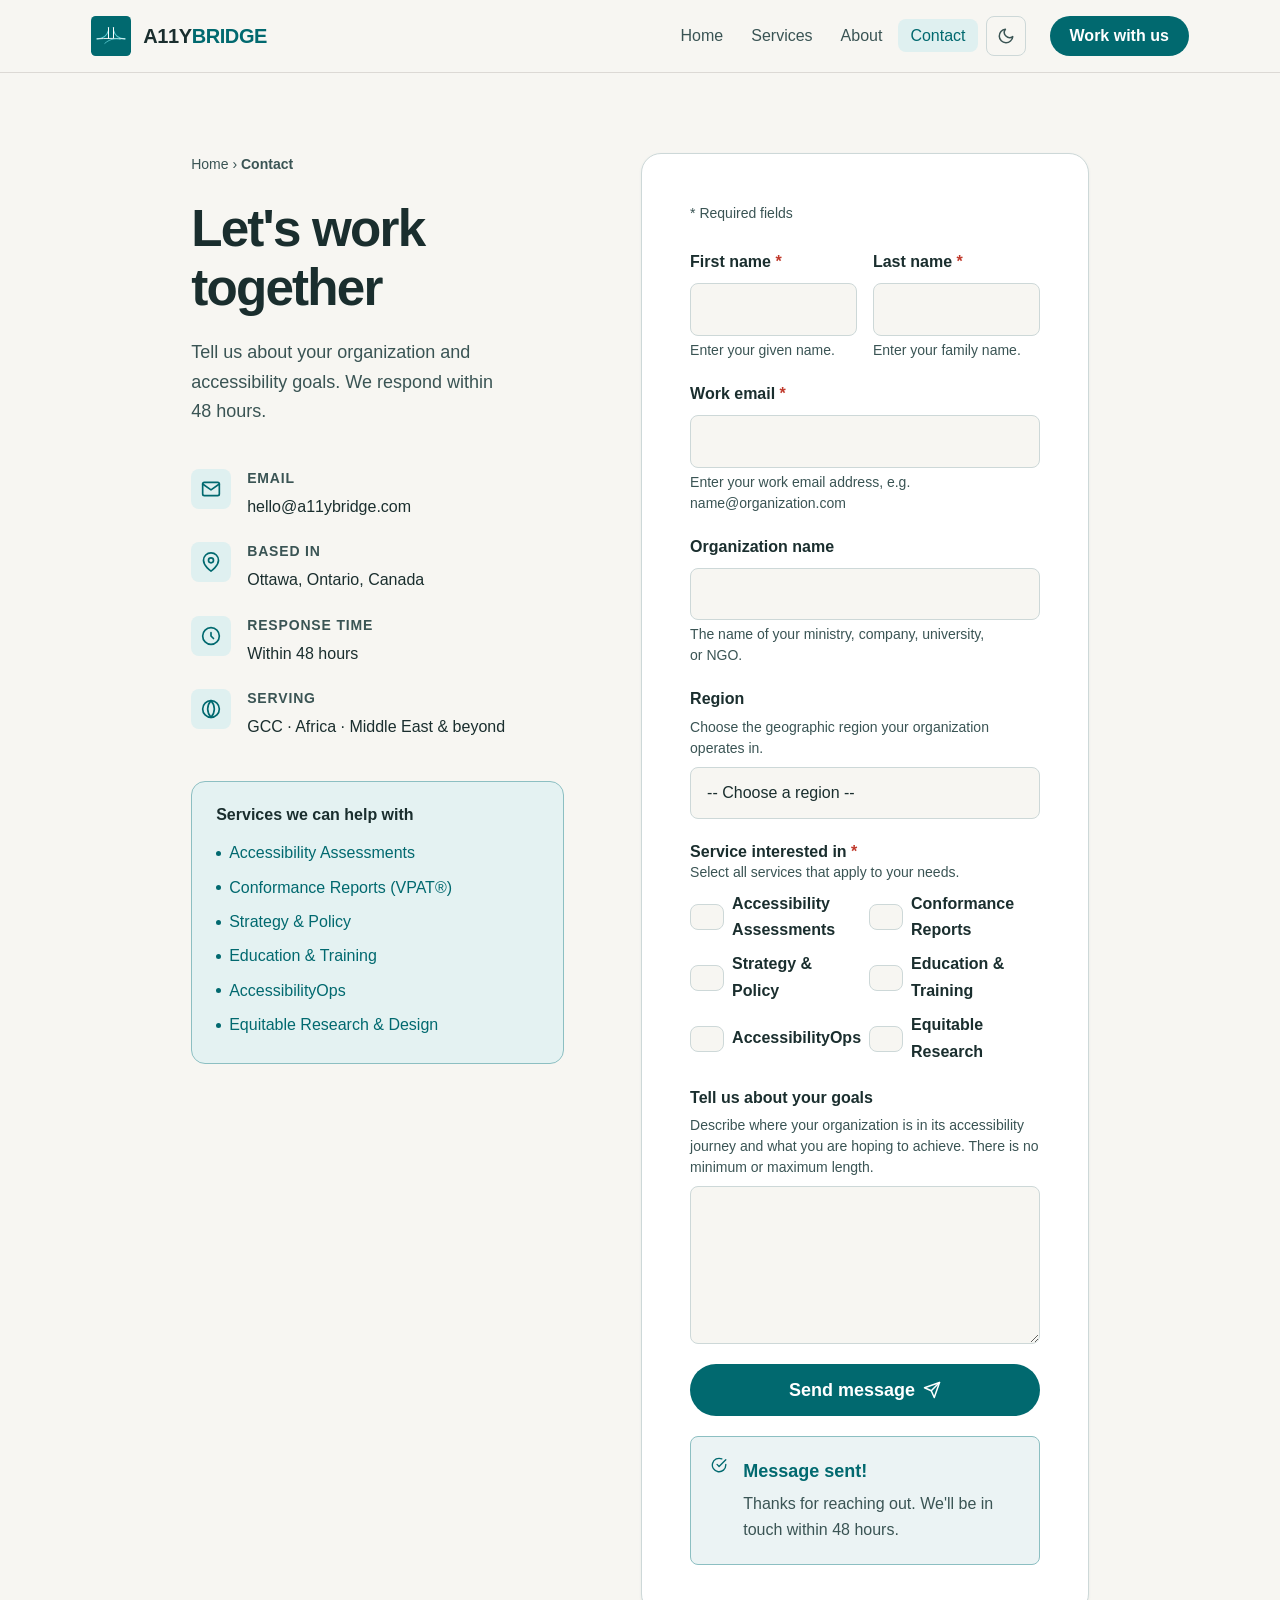
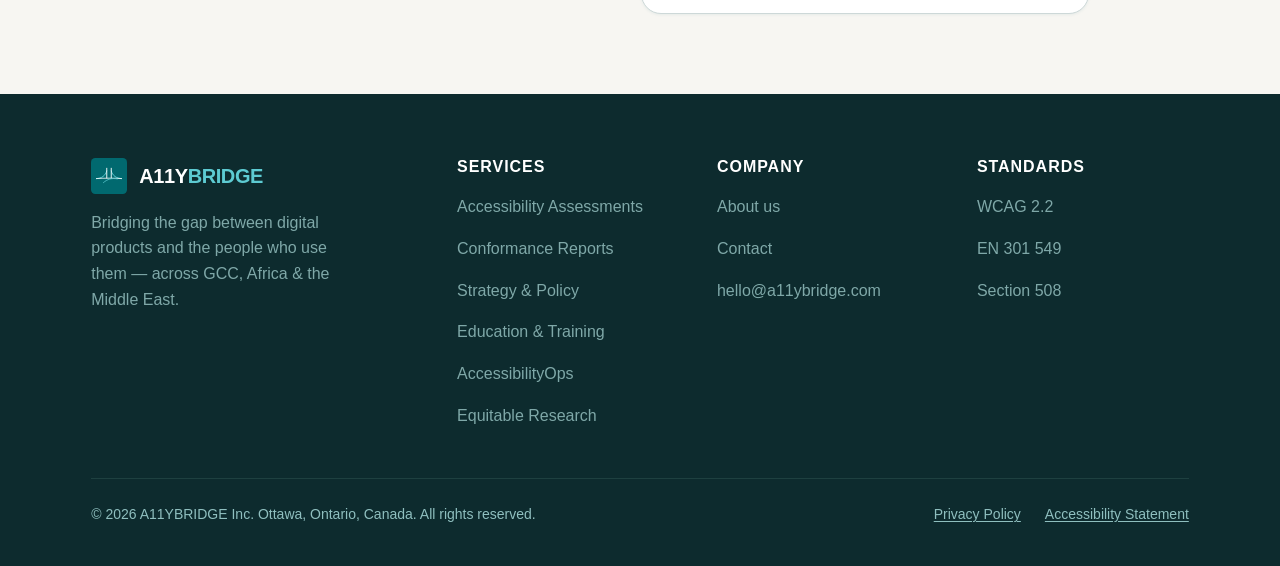
<file: contact.html>
<!DOCTYPE html>
<html lang="en-CA">
<head>
  <meta charset="UTF-8" />
  <meta name="viewport" content="width=device-width, initial-scale=1.0" />
  <title>Contact — A11YBRIDGE</title>
  <meta name="description" content="Get in touch with A11YBRIDGE. We work with organizations in the GCC, Africa, and the Middle East to improve digital accessibility." />
  <meta name="theme-color" content="#01696f" />
  <link href="https://api.fontshare.com/v2/css?f[]=cabinet-grotesk@400,500,700,800&f[]=satoshi@400,500,700&display=swap" rel="stylesheet" />
  <link rel="stylesheet" href="css/base.css" />
  <link rel="stylesheet" href="css/components.css" />
  <link rel="stylesheet" href="css/contact.css" />
</head>
<body>

  <a class="skip-link" href="#main-content">Skip to main content</a>

  <header class="site-header" role="banner">
    <div class="container">
      <div class="header-inner">
        <a href="index.html" class="site-logo" aria-label="A11YBRIDGE home">
          <svg class="logo-mark" width="40" height="40" viewBox="0 0 1024 1024" fill="none" aria-hidden="true" xmlns="http://www.w3.org/2000/svg">
            <style>
              .lbg { fill: #01696f; }
              .lst { fill: none; stroke: #ffffff; stroke-linecap: round; stroke-linejoin: round; }
              .lac { fill: none; stroke: #5dcbd2; stroke-linecap: round; stroke-linejoin: round; }
              [data-theme="dark"] .lbg { fill: #4ec9d1; }
              [data-theme="dark"] .lst { stroke: #0d1f20; }
              [data-theme="dark"] .lac { stroke: #01696f; }
            </style>
            <rect class="lbg" x="0" y="0" width="1024" height="1024" rx="120" ry="120"/>
            <path class="lac" stroke-width="28" d="M154 585 C302 584 411 504 448 368"/>
            <path class="lac" stroke-width="28" d="M870 585 C722 584 613 504 576 368"/>
            <path class="lst" stroke-width="26" d="M448 292 L448 568"/>
            <path class="lst" stroke-width="26" d="M576 292 L576 568"/>
            <path class="lst" stroke-width="22" d="M154 585 C354 570 670 570 870 585"/>
            <path class="lac" stroke-width="22" d="M354 700 C461 602 600 560 748 594"/>
          </svg>
          <span class="logo-wordmark">A11Y<span>BRIDGE</span></span>
        </a>
        <nav class="site-nav" aria-label="Main navigation">
          <ul class="nav-links" role="list">
            <li><a href="index.html">Home</a></li>
            <li><a href="services.html">Services</a></li>
            <li><a href="about.html">About</a></li>
            <li><a href="contact.html" aria-current="page">Contact</a></li>
          </ul>
          <button class="theme-toggle" data-theme-toggle aria-label="Switch to dark mode"></button>
          <a href="contact.html" class="btn btn-primary nav-cta">Work with us</a>
          <button class="menu-toggle" aria-expanded="false" aria-label="Open menu">
            <svg width="20" height="20" viewBox="0 0 24 24" fill="none" stroke="currentColor" stroke-width="2" aria-hidden="true"><path d="M4 6h16M4 12h16M4 18h16"/></svg>
          </button>
        </nav>
      </div>
    </div>
  </header>

  <main id="main-content">

    <section class="contact-layout" aria-labelledby="contact-heading">
      <div class="container container--default">
        <div class="contact-grid">

          <!-- Left: info -->
          <div class="contact-info reveal">
            <nav class="page-hero-breadcrumb" aria-label="Breadcrumb">
              <a href="index.html">Home</a> &rsaquo; <strong>Contact</strong>
            </nav>
            <h1 id="contact-heading">Let's work together</h1>
            <p class="contact-intro">Tell us about your organization and accessibility goals. We respond within 48 hours.</p>

            <ul class="contact-details" role="list">
              <li>
                <span class="contact-detail-icon" aria-hidden="true">
                  <svg width="20" height="20" viewBox="0 0 24 24" fill="none" stroke="currentColor" stroke-width="2" stroke-linecap="round" stroke-linejoin="round"><path d="M4 4h16c1.1 0 2 .9 2 2v12c0 1.1-.9 2-2 2H4c-1.1 0-2-.9-2-2V6c0-1.1.9-2 2-2z"/><polyline points="22,6 12,13 2,6"/></svg>
                </span>
                <div>
                  <span class="contact-detail-label">Email</span>
                  <a href="mailto:hello@a11ybridge.com" class="contact-detail-value">hello@a11ybridge.com</a>
                </div>
              </li>
              <li>
                <span class="contact-detail-icon" aria-hidden="true">
                  <svg width="20" height="20" viewBox="0 0 24 24" fill="none" stroke="currentColor" stroke-width="2" stroke-linecap="round" stroke-linejoin="round"><path d="M21 10c0 7-9 13-9 13s-9-6-9-13a9 9 0 0 1 18 0z"/><circle cx="12" cy="10" r="3"/></svg>
                </span>
                <div>
                  <span class="contact-detail-label">Based in</span>
                  <span class="contact-detail-value">Ottawa, Ontario, Canada</span>
                </div>
              </li>
              <li>
                <span class="contact-detail-icon" aria-hidden="true">
                  <svg width="20" height="20" viewBox="0 0 24 24" fill="none" stroke="currentColor" stroke-width="2" stroke-linecap="round" stroke-linejoin="round"><circle cx="12" cy="12" r="10"/><path d="M12 8v4l3 3"/></svg>
                </span>
                <div>
                  <span class="contact-detail-label">Response time</span>
                  <span class="contact-detail-value">Within 48 hours</span>
                </div>
              </li>
              <li>
                <span class="contact-detail-icon" aria-hidden="true">
                  <svg width="20" height="20" viewBox="0 0 24 24" fill="none" stroke="currentColor" stroke-width="2" stroke-linecap="round" stroke-linejoin="round"><path d="M12 2a15.3 15.3 0 0 1 4 10 15.3 15.3 0 0 1-4 10 15.3 15.3 0 0 1-4-10A15.3 15.3 0 0 1 12 2z"/><circle cx="12" cy="12" r="10"/></svg>
                </span>
                <div>
                  <span class="contact-detail-label">Serving</span>
                  <span class="contact-detail-value">GCC · Africa · Middle East &amp; beyond</span>
                </div>
              </li>
            </ul>

            <div class="contact-services-box">
              <h2>Services we can help with</h2>
              <ul role="list">
                <li><a href="services.html#assessments">Accessibility Assessments</a></li>
                <li><a href="services.html#conformance">Conformance Reports (VPAT®)</a></li>
                <li><a href="services.html#strategy">Strategy &amp; Policy</a></li>
                <li><a href="services.html#training">Education &amp; Training</a></li>
                <li><a href="services.html#ops">AccessibilityOps</a></li>
                <li><a href="services.html#research">Equitable Research &amp; Design</a></li>
              </ul>
            </div>
          </div>

          <!-- Right: form -->
          <div class="contact-form-wrap reveal reveal-delay-2">
            <form class="contact-form" id="contact-form" novalidate aria-label="Contact form">

              <p class="form-required-note"><span aria-hidden="true">*</span> Required fields</p>

              <div class="form-row">
                <div class="form-group">
                  <label for="first-name">First name <span aria-hidden="true" class="required-mark">*</span><span class="sr-only">(required)</span></label>
                  <input type="text" id="first-name" name="first-name" autocomplete="given-name" required aria-required="true" aria-describedby="first-name-hint" />
                  <p class="field-hint" id="first-name-hint">Enter your given name.</p>
                </div>
                <div class="form-group">
                  <label for="last-name">Last name <span aria-hidden="true" class="required-mark">*</span><span class="sr-only">(required)</span></label>
                  <input type="text" id="last-name" name="last-name" autocomplete="family-name" required aria-required="true" aria-describedby="last-name-hint" />
                  <p class="field-hint" id="last-name-hint">Enter your family name.</p>
                </div>
              </div>

              <div class="form-group">
                <label for="email">Work email <span aria-hidden="true" class="required-mark">*</span><span class="sr-only">(required)</span></label>
                <input type="email" id="email" name="email" autocomplete="email" required aria-required="true" aria-describedby="email-hint" />
                <p class="field-hint" id="email-hint">Enter your work email address, e.g. name@organization.com</p>
              </div>

              <div class="form-group">
                <label for="organization">Organization name</label>
                <input type="text" id="organization" name="organization" autocomplete="organization" aria-describedby="org-hint" />
                <p class="field-hint" id="org-hint">The name of your ministry, company, university, or NGO.</p>
              </div>

              <div class="form-group">
                <label for="region">Region</label>
                <p class="field-hint" id="region-hint">Choose the geographic region your organization operates in.</p>
                <select id="region" name="region" aria-describedby="region-hint">
                  <option value="">-- Choose a region --</option>
                  <option value="gcc">GCC (Saudi Arabia, UAE, Qatar, Kuwait, Bahrain, Oman)</option>
                  <option value="middle-east">Middle East (Jordan, Lebanon, Egypt, Iraq, other)</option>
                  <option value="africa">Africa</option>
                  <option value="north-africa">North Africa (Morocco, Algeria, Tunisia, Libya)</option>
                  <option value="other">Other / Global</option>
                </select>
              </div>

              <div class="form-group">
                <fieldset>
                  <legend>Service interested in <span class="required-mark" aria-hidden="true">*</span><span class="sr-only">(required, select at least one)</span></legend>
                  <p class="field-hint" id="service-hint">Select all services that apply to your needs.</p>
                  <div class="checkbox-grid" aria-describedby="service-hint">
                    <label class="checkbox-label"><input type="checkbox" name="service" value="assessments" /> Accessibility Assessments</label>
                    <label class="checkbox-label"><input type="checkbox" name="service" value="conformance" /> Conformance Reports</label>
                    <label class="checkbox-label"><input type="checkbox" name="service" value="strategy" /> Strategy &amp; Policy</label>
                    <label class="checkbox-label"><input type="checkbox" name="service" value="training" /> Education &amp; Training</label>
                    <label class="checkbox-label"><input type="checkbox" name="service" value="ops" /> AccessibilityOps</label>
                    <label class="checkbox-label"><input type="checkbox" name="service" value="research" /> Equitable Research</label>
                  </div>
                </fieldset>
              </div>

              <div class="form-group">
                <label for="message">Tell us about your goals</label>
                <p class="field-hint" id="message-hint">Describe where your organization is in its accessibility journey and what you are hoping to achieve. There is no minimum or maximum length.</p>
                <textarea id="message" name="message" rows="5" aria-describedby="message-hint"></textarea>
              </div>

              <button type="submit" class="btn btn-primary submit-btn">
                Send message
                <svg width="18" height="18" viewBox="0 0 24 24" fill="none" stroke="currentColor" stroke-width="2" stroke-linecap="round" stroke-linejoin="round" aria-hidden="true"><line x1="22" y1="2" x2="11" y2="13"/><polygon points="22,2 15,22 11,13 2,9"/></svg>
              </button>

              <div class="form-success" id="form-success" role="alert" aria-live="polite" hidden>
                <svg width="24" height="24" viewBox="0 0 24 24" fill="none" stroke="currentColor" stroke-width="2" stroke-linecap="round" stroke-linejoin="round" aria-hidden="true"><path d="M22 11.08V12a10 10 0 1 1-5.93-9.14"/><polyline points="22,4 12,14.01 9,11.01"/></svg>
                <div>
                  <strong>Message sent!</strong>
                  <p>Thanks for reaching out. We'll be in touch within 48 hours.</p>
                </div>
              </div>
            </form>
          </div>

        </div>
      </div>
    </section>

  </main>

  <footer class="site-footer" role="contentinfo">
    <div class="container">
      <div class="footer-grid">
        <div class="footer-brand">
          <a href="index.html" class="site-logo" aria-label="A11YBRIDGE home">
            <svg width="36" height="36" viewBox="0 0 1024 1024" fill="none" aria-hidden="true" xmlns="http://www.w3.org/2000/svg">
              <rect x="0" y="0" width="1024" height="1024" rx="120" ry="120" fill="#01696f"/>
              <path fill="none" stroke="#5dcbd2" stroke-width="28" stroke-linecap="round" d="M154 585 C302 584 411 504 448 368"/>
              <path fill="none" stroke="#5dcbd2" stroke-width="28" stroke-linecap="round" d="M870 585 C722 584 613 504 576 368"/>
              <path fill="none" stroke="#ffffff" stroke-width="26" stroke-linecap="round" d="M448 292 L448 568"/>
              <path fill="none" stroke="#ffffff" stroke-width="26" stroke-linecap="round" d="M576 292 L576 568"/>
              <path fill="none" stroke="#ffffff" stroke-width="22" stroke-linecap="round" d="M154 585 C354 570 670 570 870 585"/>
              <path fill="none" stroke="#5dcbd2" stroke-width="22" stroke-linecap="round" d="M354 700 C461 602 600 560 748 594"/>
            </svg>
            <span class="logo-wordmark">A11Y<span>BRIDGE</span></span>
          </a>
          <p class="footer-tagline">Bridging the gap between digital products and the people who use them — across GCC, Africa &amp; the Middle East.</p>
        </div>
        <div class="footer-col">
          <h3>Services</h3>
          <ul class="footer-links" role="list">
            <li><a href="services.html#assessments">Accessibility Assessments</a></li>
            <li><a href="services.html#conformance">Conformance Reports</a></li>
            <li><a href="services.html#strategy">Strategy &amp; Policy</a></li>
            <li><a href="services.html#training">Education &amp; Training</a></li>
            <li><a href="services.html#ops">AccessibilityOps</a></li>
            <li><a href="services.html#research">Equitable Research</a></li>
          </ul>
        </div>
        <div class="footer-col">
          <h3>Company</h3>
          <ul class="footer-links" role="list">
            <li><a href="about.html">About us</a></li>
            <li><a href="contact.html">Contact</a></li>
            <li><a href="mailto:hello@a11ybridge.com">hello@a11ybridge.com</a></li>
          </ul>
        </div>
        <div class="footer-col">
          <h3>Standards</h3>
          <ul class="footer-links" role="list">
            <li><a href="https://www.w3.org/TR/WCAG22/" target="_blank" rel="noopener">WCAG 2.2</a></li>
            <li><a href="https://www.etsi.org/deliver/etsi_en/301500_301599/301549/" target="_blank" rel="noopener">EN 301 549</a></li>
            <li><a href="https://www.access-board.gov/ict/" target="_blank" rel="noopener">Section 508</a></li>
          </ul>
        </div>
      </div>
      <div class="footer-bottom">
        <p class="footer-copy">© 2026 A11YBRIDGE Inc. Ottawa, Ontario, Canada. All rights reserved.</p>
        <nav class="footer-legal" aria-label="Legal navigation">
          <a href="#">Privacy Policy</a>
          <a href="#">Accessibility Statement</a>
        </nav>
      </div>
    </div>
  </footer>

  <script src="js/main.js" defer></script>
  <script defer>
    // Simple form success simulation
    document.getElementById('contact-form')?.addEventListener('submit', (e) => {
      e.preventDefault();
      const success = document.getElementById('form-success');
      const btn = e.target.querySelector('.submit-btn');
      btn.disabled = true;
      btn.textContent = 'Sending…';
      setTimeout(() => {
        success.hidden = false;
        success.scrollIntoView({ behavior: 'smooth', block: 'nearest' });
        btn.textContent = 'Sent!';
      }, 900);
    });
  </script>
<script data-pplx-inline-edit>
(function () {
  if (window === window.top) return;

  const allowedParentOrigins = ["https://www.perplexity.ai","https://perplexity.ai","https://testing.perplexity.ai","https://staging.perplexity.ai","https://*.preview.i.perplexity.ai","http://localhost:3000","http://127.0.0.1:3000","http://localhost:5173","http://127.0.0.1:5173"];
  const MAX_FONT_BYTES = 500 * 1024;
  const MAX_TOTAL_FONT_BYTES = 2 * 1024 * 1024;
  let scrollForwarding = false;
  let scrollRaf = 0;
  let trustedTopOrigin = null;

  // Allow entries like "https://*.preview.i.perplexity.ai" — the wildcard
  // matches a single DNS label (no dots), so "https://*.foo" cannot stretch
  // across multiple labels.
  function matchesAllowedOrigin(origin) {
    if (!origin) return false;
    for (const entry of allowedParentOrigins) {
      if (!entry.includes("*")) {
        if (entry === origin) return true;
        continue;
      }
      const pattern = new RegExp(
        "^" +
          entry.replace(/[.+?^${}()|[\]\\]/g, "\\$&").replace(/\*/g, "[^.]+") +
          "$",
      );
      if (pattern.test(origin)) return true;
    }
    return false;
  }

  // Trust decision: when the sender is same-origin-visible (event.origin is a
  // real origin like https://www.perplexity.ai) we trust event.origin directly.
  // When event.origin is "null" (opaque broker srcdoc), we fall back to the
  // broker's stamped `parentOrigin` to identify the top window. The fallback
  // is claim-only — we rely on the browser's native `targetOrigin` enforcement
  // on the response path (see postToTrustedTop) to ensure replies can't be
  // delivered to anyone but the actual top window of that claimed origin.
  function getTrustedParentOrigin(event) {
    const forwardedParentOrigin =
      typeof event.data.parentOrigin === "string" ? event.data.parentOrigin : null;
    const parentOrigin = event.origin === "null" ? forwardedParentOrigin : event.origin;
    return matchesAllowedOrigin(parentOrigin) ? parentOrigin : null;
  }

  // All responses go to window.top with targetOrigin = the allowlisted origin.
  // An attacker that iframes us inside their own null-origin broker can claim
  // any parentOrigin they like, but the browser will drop the reply whenever
  // the real top's origin doesn't match — so the screenshot never leaves.
  function postToTrustedTop(message) {
    if (!trustedTopOrigin) return;
    try {
      window.top.postMessage(message, trustedTopOrigin);
    } catch (_error) {}
  }

  function inlineAll(original, clone) {
    if (original.nodeType !== 1 || clone.nodeType !== 1) return;

    try {
      const computedStyle = getComputedStyle(original);
      // cssText on a computed style is the serialized declaration in modern
      // Chromium/Safari — a single read beats enumerating ~400 longhand
      // properties. Firefox returns "" here, so we fall back on empty.
      const serialized = computedStyle.cssText;
      if (serialized) {
        clone.style.cssText = serialized;
      } else {
        const parts = new Array(computedStyle.length);
        for (let index = 0; index < computedStyle.length; index += 1) {
          const property = computedStyle[index];
          parts[index] = `${property}:${computedStyle.getPropertyValue(property)};`;
        }
        clone.style.cssText = parts.join("");
      }
    } catch (_error) {}

    const originalChildren = original.children;
    const clonedChildren = clone.children;
    for (
      let index = 0;
      index < originalChildren.length && index < clonedChildren.length;
      index += 1
    ) {
      inlineAll(originalChildren[index], clonedChildren[index]);
    }
  }

  function extractFontUrl(srcValue) {
    const matches = [
      ...srcValue.matchAll(
        /url\(["']?([^"')]+)["']?\)(?:\s*format\(["']?([^"')]+)["']?\))?/gi,
      ),
    ];
    if (matches.length === 0) return null;
    const woff2 = matches.find((m) => m[2] && m[2].toLowerCase().includes("woff2"));
    if (woff2) return woff2[1];
    const woff = matches.find((m) => m[2] && m[2].toLowerCase().includes("woff"));
    if (woff) return woff[1];
    return matches[0][1];
  }

  // Cache resolved font URL -> data URI across captures. Fonts on a page
  // essentially never change, and a batch run emits multiple captures back to
  // back — without this we'd refetch + re-base64 every time.
  const fontDataUriCache = new Map();
  const SRC_DECLARATION_RE = /src\s*:\s*[^;}]+/i;

  async function fetchAsDataUri(url) {
    if (fontDataUriCache.has(url)) return fontDataUriCache.get(url);
    let dataUri = null;
    try {
      const response = await fetch(url, { mode: "cors", credentials: "omit" });
      if (response.ok) {
        const blob = await response.blob();
        if (blob.size <= MAX_FONT_BYTES) {
          dataUri = await new Promise((resolve) => {
            const reader = new FileReader();
            reader.onloadend = () =>
              resolve(typeof reader.result === "string" ? reader.result : null);
            reader.onerror = () => resolve(null);
            reader.readAsDataURL(blob);
          });
        }
      }
    } catch (_error) {
      dataUri = null;
    }
    fontDataUriCache.set(url, dataUri);
    return dataUri;
  }

  function collectFontFaceRuleTexts() {
    const rules = [];
    for (const sheet of document.styleSheets) {
      let cssRules;
      try {
        cssRules = sheet.cssRules;
      } catch (_error) {
        continue;
      }
      if (!cssRules) continue;
      for (const rule of cssRules) {
        const cssText = rule.cssText || "";
        if (cssText.startsWith("@font-face")) rules.push(cssText);
      }
    }
    return rules;
  }

  async function buildInlinedFontCss() {
    const ruleTexts = collectFontFaceRuleTexts();
    if (ruleTexts.length === 0) return null;

    const resolved = ruleTexts.map((cssText) => {
      if (!SRC_DECLARATION_RE.test(cssText)) return null;
      const srcMatch = cssText.match(/src\s*:\s*([^;}]+)[;}]/i);
      if (!srcMatch) return null;
      const url = extractFontUrl(srcMatch[1]);
      if (!url) return null;
      try {
        return { cssText, url: new URL(url, document.baseURI).href };
      } catch (_error) {
        return null;
      }
    });

    const dataUris = await Promise.all(
      resolved.map((entry) => (entry ? fetchAsDataUri(entry.url) : Promise.resolve(null))),
    );

    const inlined = [];
    let totalBytes = 0;
    for (let index = 0; index < resolved.length; index += 1) {
      const entry = resolved[index];
      const dataUri = dataUris[index];
      if (!entry || !dataUri) continue;
      const approxBytes = dataUri.length * 0.75;
      if (totalBytes + approxBytes > MAX_TOTAL_FONT_BYTES) break;
      totalBytes += approxBytes;
      inlined.push(entry.cssText.replace(SRC_DECLARATION_RE, `src: url("${dataUri}")`));
    }
    return inlined.length > 0 ? inlined.join("\n") : null;
  }

  function stripExternal(clone) {
    const images = clone.querySelectorAll("img");
    for (let index = 0; index < images.length; index += 1) {
      const src = images[index].getAttribute("src");
      if (src && !src.startsWith("data:")) images[index].removeAttribute("src");
    }

    const elements = clone.querySelectorAll("*");
    for (let index = 0; index < elements.length; index += 1) {
      const style = elements[index].style.cssText;
      if (style && style.includes("url(")) {
        elements[index].style.cssText = style.replace(
          /url\(["']?(?!data:)[^)"']*["']?\)/gi,
          "none",
        );
      }
    }
  }

  function emitScroll() {
    scrollRaf = 0;
    if (!scrollForwarding) return;
    postToTrustedTop({
      type: "INLINE_EDIT_SCROLL",
      scrollX: window.scrollX,
      scrollY: window.scrollY,
    });
  }

  window.addEventListener(
    "scroll",
    function () {
      if (!scrollForwarding || scrollRaf) return;
      scrollRaf = requestAnimationFrame(emitScroll);
    },
    { passive: true, capture: true },
  );

  async function handleCaptureRequest(event) {
    const requestId = event.data.requestId;
    const scrollX = window.scrollX;
    const scrollY = window.scrollY;
    const width = window.innerWidth;
    const height = window.innerHeight;

    function postResult(dataUrl) {
      postToTrustedTop({
        type: "INLINE_EDIT_SCREENSHOT_RESULT",
        requestId,
        dataUrl,
        scrollX,
        scrollY,
      });
    }

    try {
      // Wait for any pending web fonts to resolve so both inline metrics and
      // the @font-face inlining below see the same loaded faces.
      if (document.fonts && document.fonts.ready) {
        try {
          await document.fonts.ready;
        } catch (_error) {}
      }

      const clone = document.documentElement.cloneNode(true);
      inlineAll(document.documentElement, clone);

      const removedNodes = clone.querySelectorAll("script,link[rel=\"stylesheet\"],style");
      for (let index = 0; index < removedNodes.length; index += 1) {
        removedNodes[index].remove();
      }

      stripExternal(clone);

      // Re-embed web fonts as data-URI @font-face rules so the SVG rasterizer
      // can resolve them — external font URLs aren't fetched during
      // foreignObject rendering, which would otherwise force a fallback face
      // and change text metrics.
      const inlinedFontCss = await buildInlinedFontCss();
      if (inlinedFontCss) {
        const styleEl = document.createElement("style");
        styleEl.textContent = inlinedFontCss;
        const head = clone.querySelector("head");
        if (head) head.appendChild(styleEl);
        else clone.insertBefore(styleEl, clone.firstChild);
      }

      const html = new XMLSerializer().serializeToString(clone);
      const svg =
        `<svg xmlns="http://www.w3.org/2000/svg" width="${width}" height="${height}">` +
        '<foreignObject width="100%" height="100%">' +
        `<div xmlns="http://www.w3.org/1999/xhtml" style="width:${width}px;height:${height}px;overflow:hidden">` +
        `<div style="transform:translate(-${scrollX}px,-${scrollY}px);transform-origin:top left">` +
        html +
        "</div></div></foreignObject></svg>";
      const svgUrl = `data:image/svg+xml;charset=utf-8,${encodeURIComponent(svg)}`;
      const image = new Image();
      image.onload = function () {
        const canvas = document.createElement("canvas");
        canvas.width = width;
        canvas.height = height;
        canvas.getContext("2d").drawImage(image, 0, 0);
        postResult(canvas.toDataURL("image/png"));
      };
      image.onerror = function () {
        postResult(null);
      };
      image.src = svgUrl;
    } catch (_error) {
      postResult(null);
    }
  }

  window.addEventListener("message", function (event) {
    if (!event.data) return;
    // Only accept messages from the direct parent frame. Blocks sibling /
    // unrelated-window postMessage senders that could otherwise reach us.
    if (event.source !== window.parent) return;

    const trustedParentOrigin = getTrustedParentOrigin(event);
    if (!trustedParentOrigin) return;
    trustedTopOrigin = trustedParentOrigin;

    if (event.data.type === "INLINE_EDIT_SCROLL_START") {
      scrollForwarding = true;
      emitScroll();
      return;
    }

    if (event.data.type === "INLINE_EDIT_SCROLL_STOP") {
      scrollForwarding = false;
      if (scrollRaf) cancelAnimationFrame(scrollRaf);
      scrollRaf = 0;
      return;
    }

    if (event.data.type !== "INLINE_EDIT_CAPTURE_REQUEST") return;

    handleCaptureRequest(event);
  });
})();


</script></body>
</html>
</file>
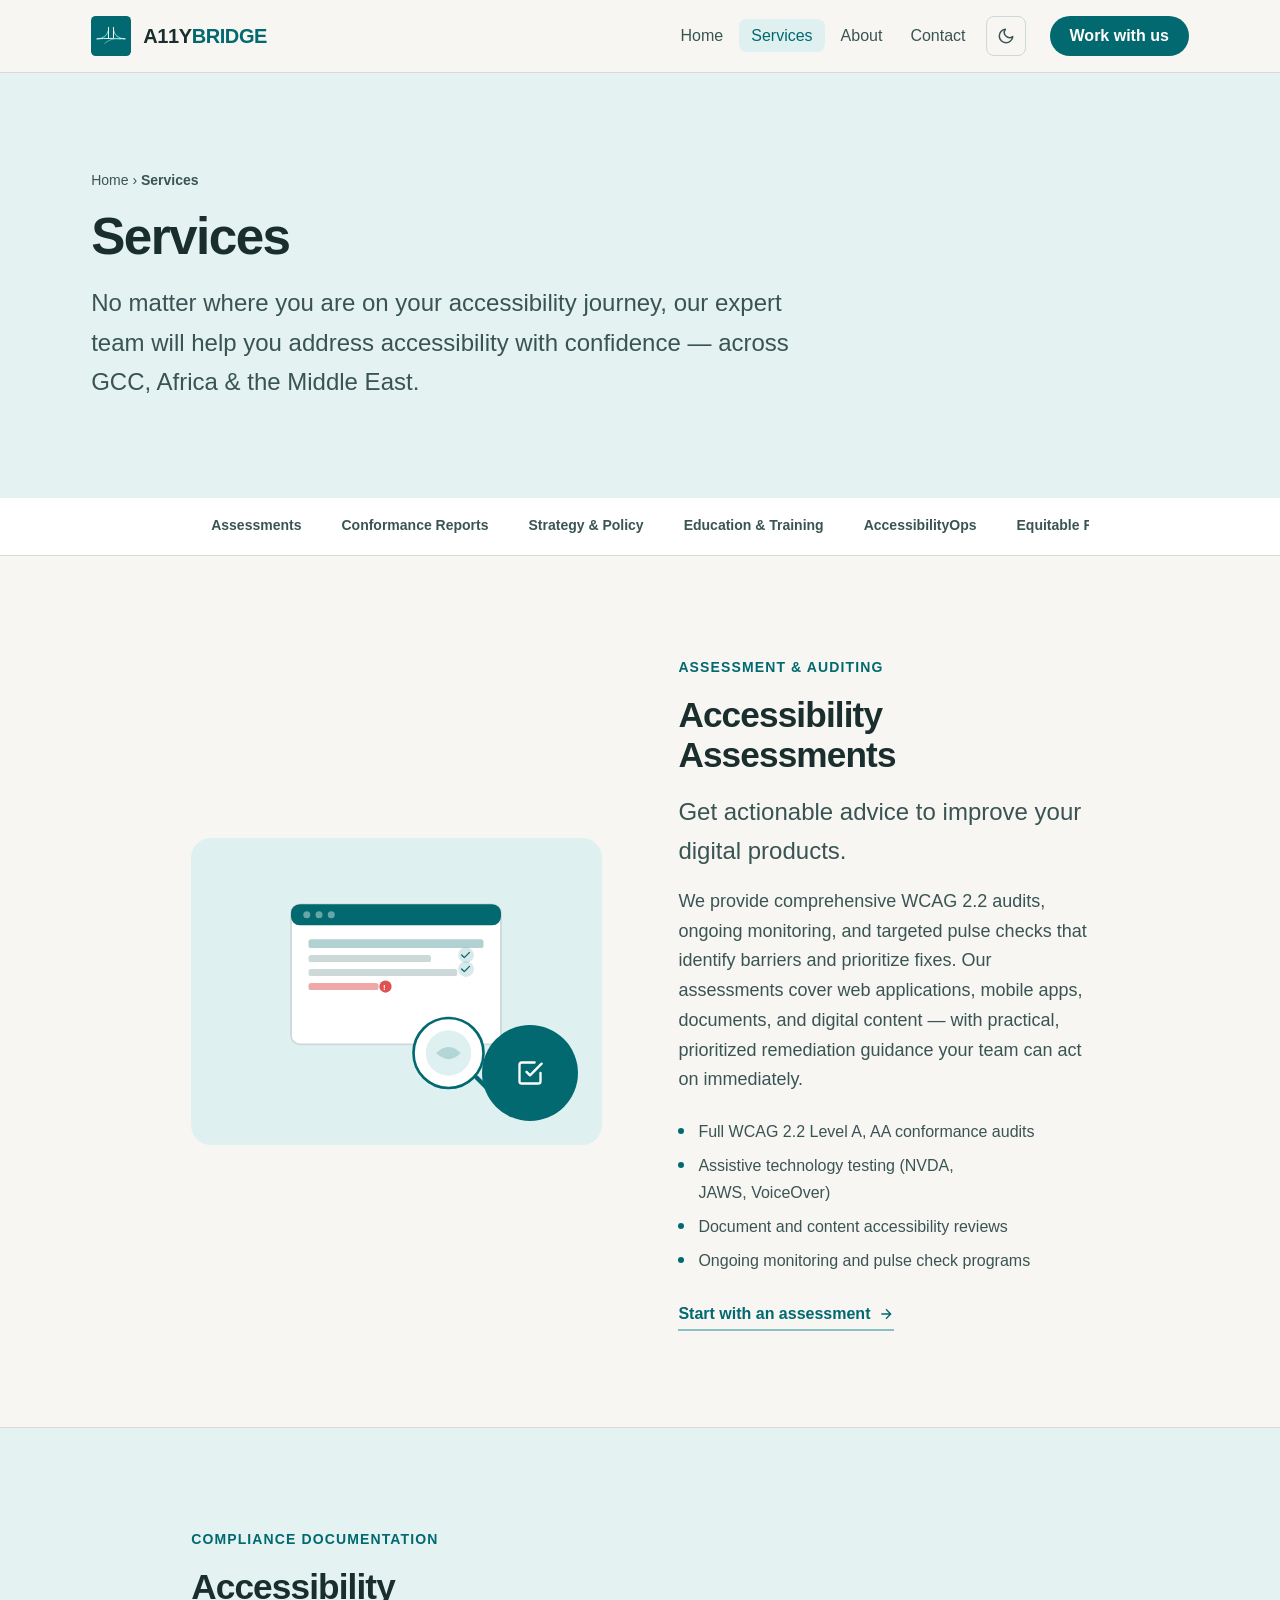
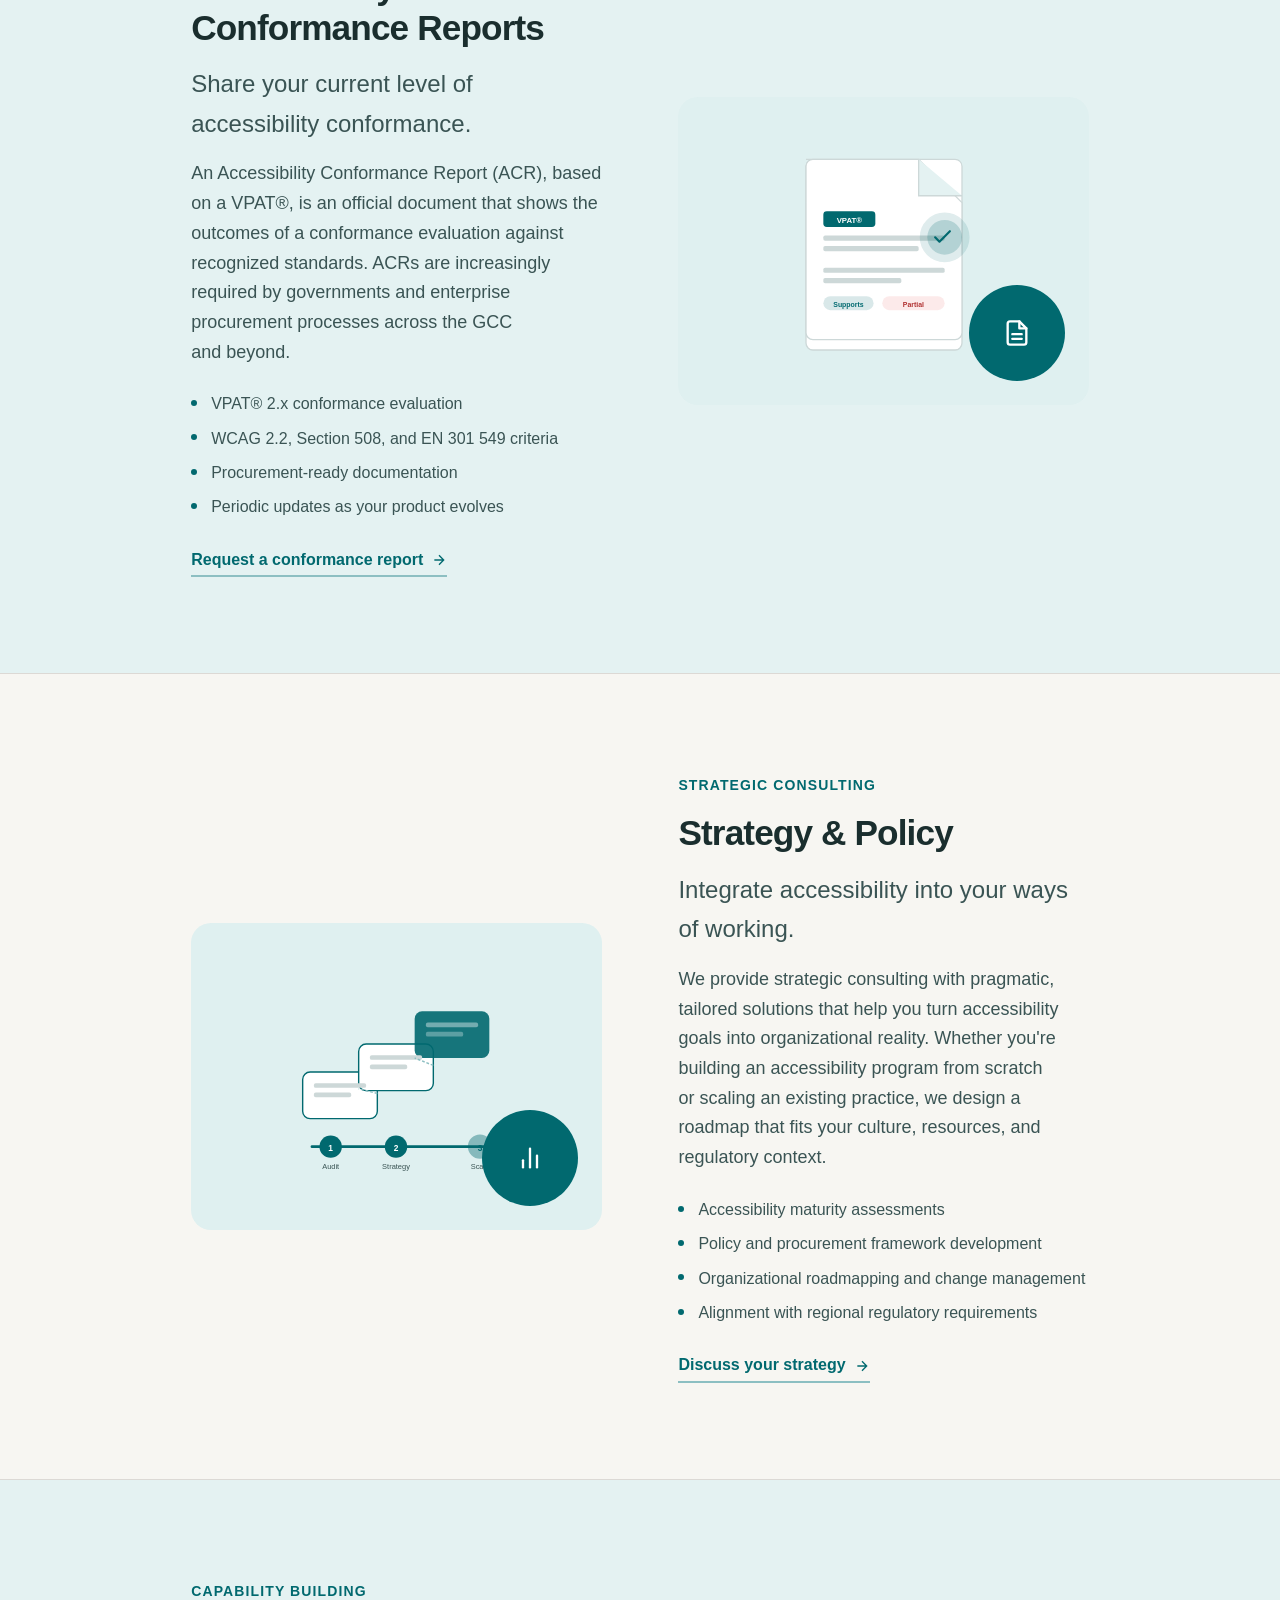
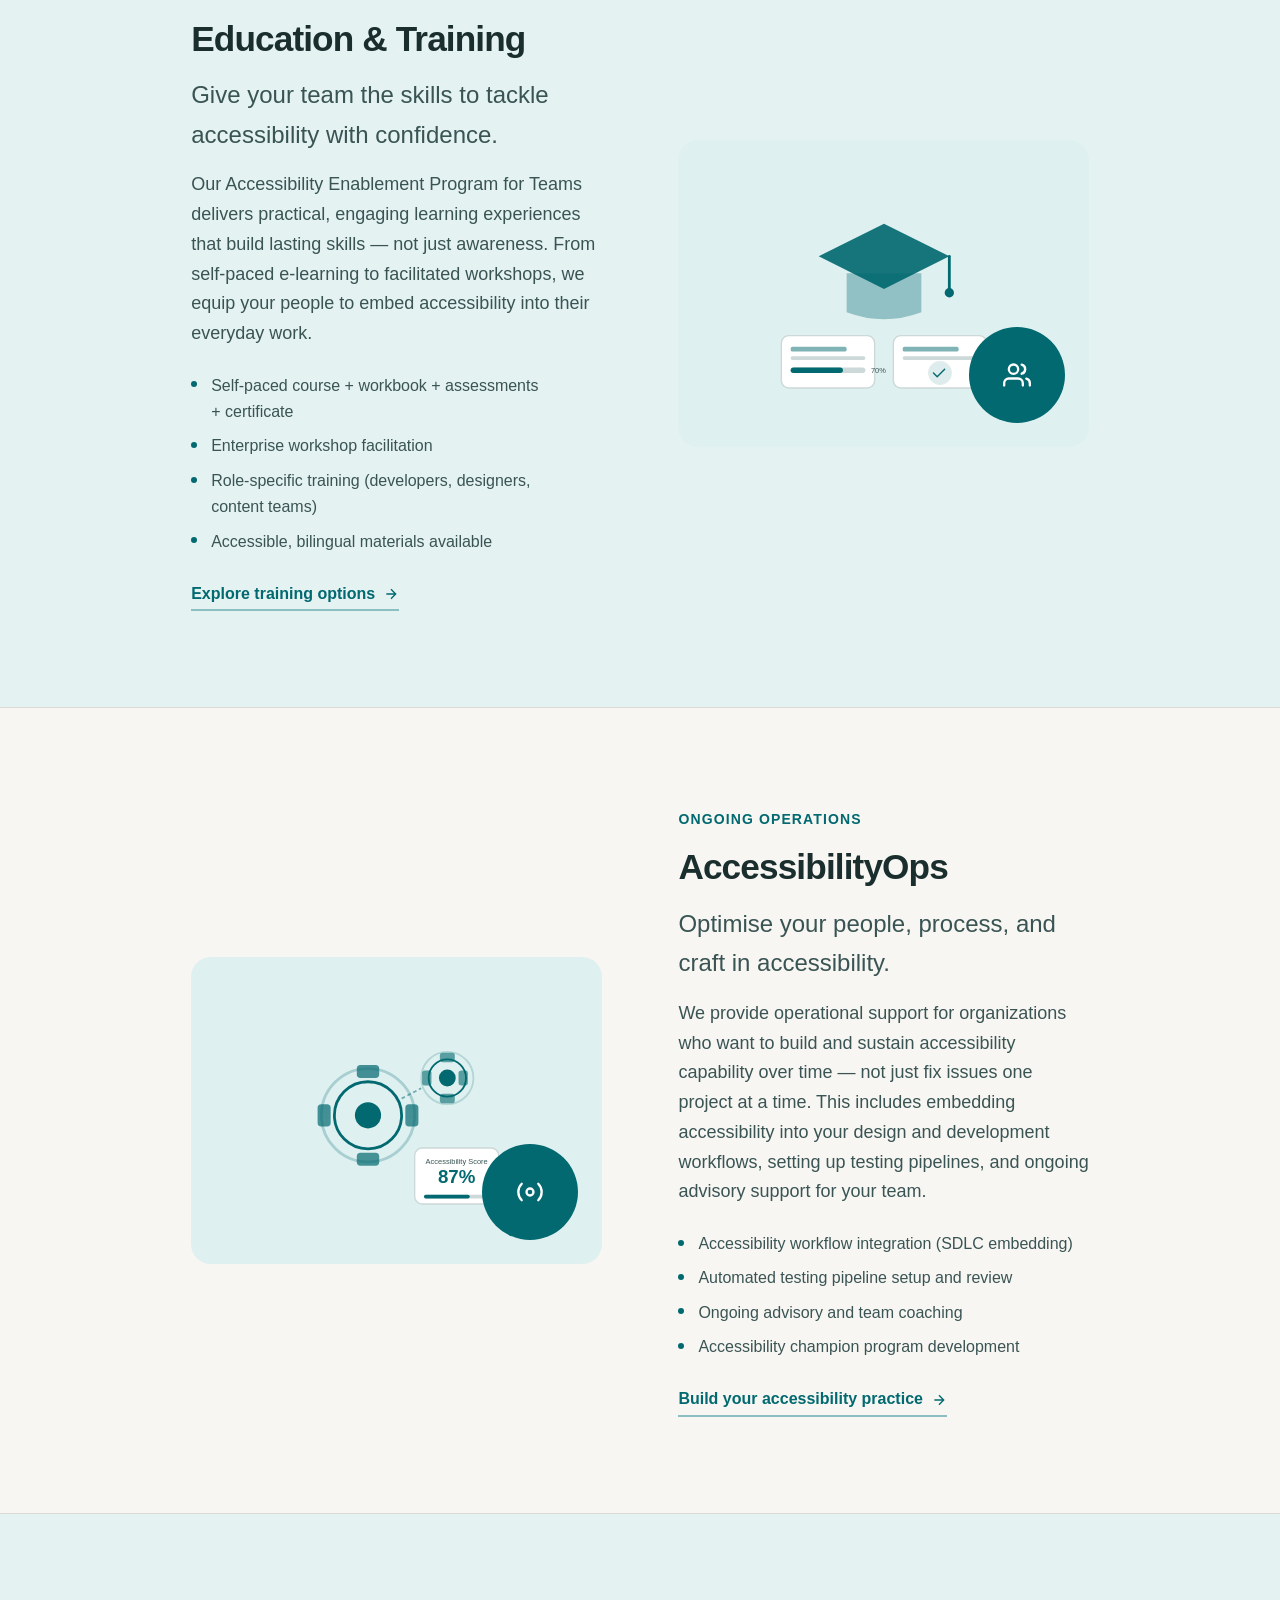
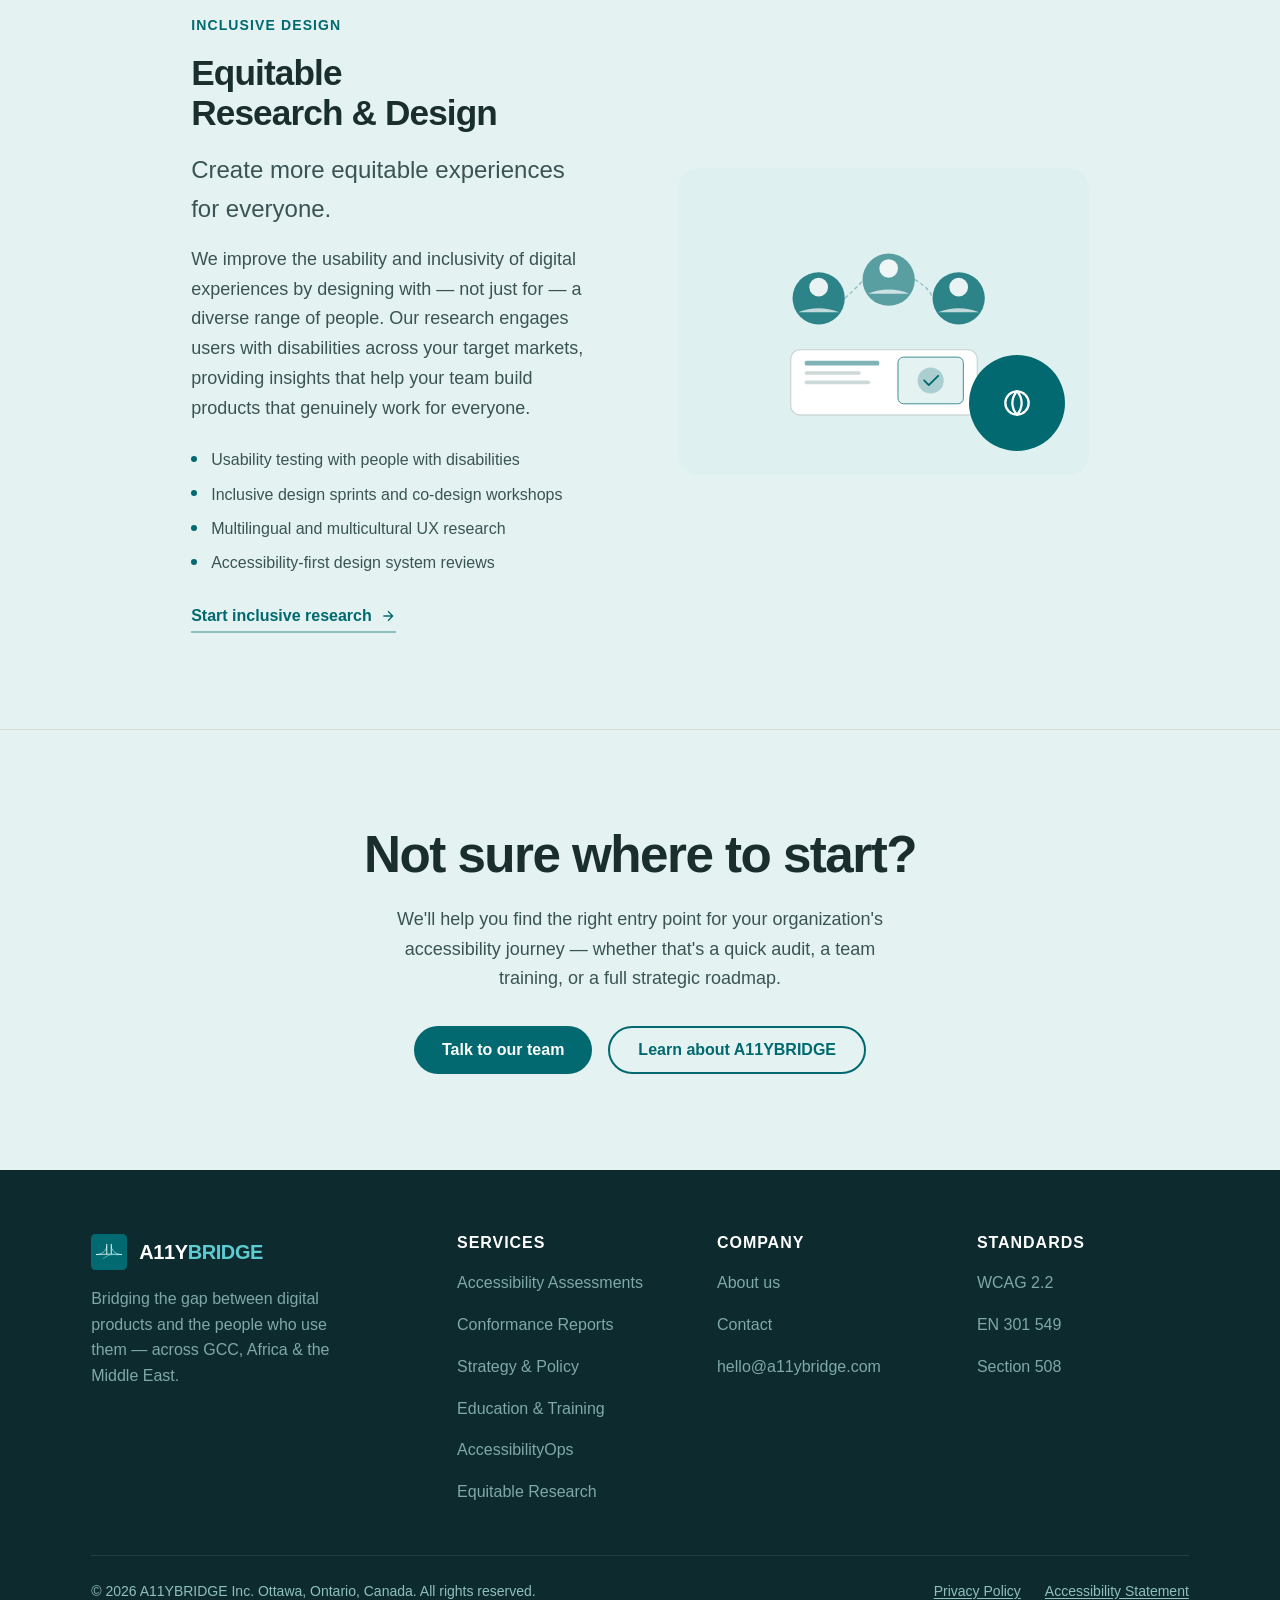
<file: services.html>
<!DOCTYPE html>
<html lang="en-CA">
<head>
  <meta charset="UTF-8" />
  <meta name="viewport" content="width=device-width, initial-scale=1.0" />
  <title>Services — A11YBRIDGE</title>
  <meta name="description" content="A11YBRIDGE offers accessibility assessments, conformance reports, strategy consulting, team training, AccessibilityOps, and equitable research for organizations in the GCC, Africa, and Middle East." />
  <meta name="theme-color" content="#01696f" />
  <link href="https://api.fontshare.com/v2/css?f[]=cabinet-grotesk@400,500,700,800&f[]=satoshi@400,500,700&display=swap" rel="stylesheet" />
  <link rel="stylesheet" href="css/base.css" />
  <link rel="stylesheet" href="css/components.css" />
  <link rel="stylesheet" href="css/services.css" />
</head>
<body>

  <a class="skip-link" href="#main-content">Skip to main content</a>

  <header class="site-header" role="banner">
    <div class="container">
      <div class="header-inner">
        <a href="index.html" class="site-logo" aria-label="A11YBRIDGE home">
          <svg class="logo-mark" width="40" height="40" viewBox="0 0 1024 1024" fill="none" aria-hidden="true" xmlns="http://www.w3.org/2000/svg">
            <style>
              .lbg { fill: #01696f; }
              .lst { fill: none; stroke: #ffffff; stroke-linecap: round; stroke-linejoin: round; }
              .lac { fill: none; stroke: #5dcbd2; stroke-linecap: round; stroke-linejoin: round; }
              [data-theme="dark"] .lbg { fill: #4ec9d1; }
              [data-theme="dark"] .lst { stroke: #0d1f20; }
              [data-theme="dark"] .lac { stroke: #01696f; }
            </style>
            <rect class="lbg" x="0" y="0" width="1024" height="1024" rx="120" ry="120"/>
            <path class="lac" stroke-width="28" d="M154 585 C302 584 411 504 448 368"/>
            <path class="lac" stroke-width="28" d="M870 585 C722 584 613 504 576 368"/>
            <path class="lst" stroke-width="26" d="M448 292 L448 568"/>
            <path class="lst" stroke-width="26" d="M576 292 L576 568"/>
            <path class="lst" stroke-width="22" d="M154 585 C354 570 670 570 870 585"/>
            <path class="lac" stroke-width="22" d="M354 700 C461 602 600 560 748 594"/>
          </svg>
          <span class="logo-wordmark">A11Y<span>BRIDGE</span></span>
        </a>
        <nav class="site-nav" aria-label="Main navigation">
          <ul class="nav-links" role="list">
            <li><a href="index.html">Home</a></li>
            <li><a href="services.html" aria-current="page">Services</a></li>
            <li><a href="about.html">About</a></li>
            <li><a href="contact.html">Contact</a></li>
          </ul>
          <button class="theme-toggle" data-theme-toggle aria-label="Switch to dark mode"></button>
          <a href="contact.html" class="btn btn-primary nav-cta">Work with us</a>
          <button class="menu-toggle" aria-expanded="false" aria-label="Open menu">
            <svg width="20" height="20" viewBox="0 0 24 24" fill="none" stroke="currentColor" stroke-width="2" aria-hidden="true"><path d="M4 6h16M4 12h16M4 18h16"/></svg>
          </button>
        </nav>
      </div>
    </div>
  </header>

  <main id="main-content">

    <!-- Page hero -->
    <section class="page-hero" aria-labelledby="page-title">
      <div class="container">
        <nav class="page-hero-breadcrumb" aria-label="Breadcrumb">
          <a href="index.html">Home</a> &rsaquo; <strong>Services</strong>
        </nav>
        <h1 id="page-title">Services</h1>
        <p>No matter where you are on your accessibility journey, our expert team will help you address accessibility with confidence — across GCC, Africa &amp; the Middle East.</p>
      </div>
    </section>

    <!-- Services nav (jump links) -->
    <nav class="services-jumbnav" aria-label="Jump to service">
      <div class="container container--default">
        <ul role="list">
          <li><a href="#assessments">Assessments</a></li>
          <li><a href="#conformance">Conformance Reports</a></li>
          <li><a href="#strategy">Strategy &amp; Policy</a></li>
          <li><a href="#training">Education &amp; Training</a></li>
          <li><a href="#ops">AccessibilityOps</a></li>
          <li><a href="#research">Equitable Research</a></li>
        </ul>
      </div>
    </nav>

    <!-- ── 1. Accessibility Assessments ─────────────────── -->
    <section class="service-row" id="assessments" aria-labelledby="svc1-heading">
      <div class="container container--default">
        <div class="service-row-inner reveal">
          <div class="service-visual svc-visual--assess" aria-hidden="true">
            <svg viewBox="0 0 320 260" fill="none" xmlns="http://www.w3.org/2000/svg" style="width:80%; max-width:280px; margin:auto;">
              <!-- Screen/device frame -->
              <rect x="40" y="30" width="240" height="160" rx="10" fill="var(--color-surface)" stroke="var(--color-border)" stroke-width="2"/>
              <rect x="40" y="30" width="240" height="24" rx="10" fill="var(--color-primary)"/>
              <circle cx="58" cy="42" r="4" fill="rgba(255,255,255,0.4)"/>
              <circle cx="72" cy="42" r="4" fill="rgba(255,255,255,0.4)"/>
              <circle cx="86" cy="42" r="4" fill="rgba(255,255,255,0.4)"/>
              <!-- Content bars -->
              <rect x="60" y="70" width="200" height="10" rx="3" fill="var(--color-primary)" opacity="0.3"/>
              <rect x="60" y="88" width="140" height="8" rx="3" fill="var(--color-border)"/>
              <rect x="60" y="104" width="170" height="8" rx="3" fill="var(--color-border)"/>
              <!-- Issue markers -->
              <rect x="60" y="120" width="80" height="8" rx="3" fill="#e05252" opacity="0.5"/>
              <circle cx="148" cy="124" r="7" fill="#e05252"/>
              <text x="145" y="128" font-family="sans-serif" font-size="9" fill="white" font-weight="700">!</text>
              <!-- Check marks -->
              <circle cx="240" cy="88" r="9" fill="var(--color-primary)" opacity="0.15"/>
              <path d="M235 88 l3 3 6-6" stroke="var(--color-primary)" stroke-width="1.5" stroke-linecap="round" stroke-linejoin="round"/>
              <circle cx="240" cy="104" r="9" fill="var(--color-primary)" opacity="0.15"/>
              <path d="M235 104 l3 3 6-6" stroke="var(--color-primary)" stroke-width="1.5" stroke-linecap="round" stroke-linejoin="round"/>
              <!-- Magnifier -->
              <circle cx="220" cy="200" r="40" fill="var(--color-surface)" stroke="var(--color-primary)" stroke-width="3"/>
              <circle cx="220" cy="200" r="26" fill="var(--color-primary-light)"/>
              <path d="M206 200 Q220 186 234 200 Q220 214 206 200" fill="var(--color-primary)" opacity="0.2"/>
              <line x1="252" y1="228" x2="268" y2="244" stroke="var(--color-primary)" stroke-width="5" stroke-linecap="round"/>
            </svg>
            <div class="service-icon-wrap" aria-hidden="true">
              <svg width="28" height="28" viewBox="0 0 24 24" fill="none" stroke="currentColor" stroke-width="2" stroke-linecap="round" stroke-linejoin="round"><path d="M9 11l3 3L22 4"/><path d="M21 12v7a2 2 0 0 1-2 2H5a2 2 0 0 1-2-2V5a2 2 0 0 1 2-2h11"/></svg>
            </div>
          </div>
          <div class="service-content">
            <span class="service-tag">Assessment &amp; Auditing</span>
            <h2 id="svc1-heading">Accessibility Assessments</h2>
            <p class="lead">Get actionable advice to improve your digital products.</p>
            <p>We provide comprehensive WCAG 2.2 audits, ongoing monitoring, and targeted pulse checks that identify barriers and prioritize fixes. Our assessments cover web applications, mobile apps, documents, and digital content — with practical, prioritized remediation guidance your team can act on immediately.</p>
            <ul class="svc-points" role="list">
              <li>Full WCAG 2.2 Level A, AA conformance audits</li>
              <li>Assistive technology testing (NVDA, JAWS, VoiceOver)</li>
              <li>Document and content accessibility reviews</li>
              <li>Ongoing monitoring and pulse check programs</li>
            </ul>
            <a href="contact.html" class="service-link">
              Start with an assessment
              <svg width="16" height="16" viewBox="0 0 24 24" fill="none" stroke="currentColor" stroke-width="2" aria-hidden="true"><path d="M5 12h14M12 5l7 7-7 7"/></svg>
            </a>
          </div>
        </div>
      </div>
    </section>

    <!-- ── 2. Conformance Reports ─────────────────────── -->
    <section class="service-row" id="conformance" style="background:var(--color-surface-teal);" aria-labelledby="svc2-heading">
      <div class="container container--default">
        <div class="service-row-inner reversed reveal">
          <div class="service-visual svc-visual--conform" aria-hidden="true">
            <svg viewBox="0 0 300 250" fill="none" xmlns="http://www.w3.org/2000/svg" style="width:75%; max-width:260px; margin:auto;">
              <!-- Document -->
              <rect x="60" y="20" width="180" height="220" rx="8" fill="var(--color-surface)" stroke="var(--color-border)" stroke-width="1.5"/>
              <path d="M60 20 h130 l50 50 v150 a8 8 0 0 1-8 8 H68 a8 8 0 0 1-8-8 V28 a8 8 0 0 1 8-8z" fill="var(--color-surface)" stroke="var(--color-border)" stroke-width="1.5"/>
              <path d="M190 20 v42 h50" fill="var(--color-surface-teal)" stroke="var(--color-border)" stroke-width="1.5"/>
              <!-- VPAT label -->
              <rect x="80" y="80" width="60" height="18" rx="4" fill="var(--color-primary)"/>
              <text x="110" y="93" font-family="sans-serif" font-size="9" fill="white" font-weight="700" text-anchor="middle">VPAT®</text>
              <!-- Lines -->
              <rect x="80" y="108" width="140" height="6" rx="2" fill="var(--color-border)"/>
              <rect x="80" y="120" width="110" height="6" rx="2" fill="var(--color-border)"/>
              <rect x="80" y="145" width="140" height="6" rx="2" fill="var(--color-border)"/>
              <rect x="80" y="157" width="90" height="6" rx="2" fill="var(--color-border)"/>
              <!-- Status badges -->
              <rect x="80" y="178" width="58" height="16" rx="8" fill="var(--color-primary)" opacity="0.15"/>
              <text x="109" y="190" font-family="sans-serif" font-size="8" fill="var(--color-primary)" font-weight="600" text-anchor="middle">Supports</text>
              <rect x="148" y="178" width="72" height="16" rx="8" fill="#e05252" opacity="0.12"/>
              <text x="184" y="190" font-family="sans-serif" font-size="8" fill="#b03030" font-weight="600" text-anchor="middle">Partial</text>
              <!-- Seal -->
              <circle cx="220" cy="110" r="28" fill="var(--color-primary)" opacity="0.12" stroke="var(--color-primary)" stroke-width="1.5"/>
              <circle cx="220" cy="110" r="20" fill="var(--color-primary)" opacity="0.2"/>
              <path d="M209 110 l5 5 12-12" stroke="var(--color-primary)" stroke-width="2.5" stroke-linecap="round" stroke-linejoin="round"/>
            </svg>
            <div class="service-icon-wrap" aria-hidden="true">
              <svg width="28" height="28" viewBox="0 0 24 24" fill="none" stroke="currentColor" stroke-width="2" stroke-linecap="round" stroke-linejoin="round"><path d="M14 2H6a2 2 0 0 0-2 2v16a2 2 0 0 0 2 2h12a2 2 0 0 0 2-2V8z"/><polyline points="14,2 14,8 20,8"/><line x1="16" y1="13" x2="8" y2="13"/><line x1="16" y1="17" x2="8" y2="17"/></svg>
            </div>
          </div>
          <div class="service-content">
            <span class="service-tag">Compliance Documentation</span>
            <h2 id="svc2-heading">Accessibility Conformance Reports</h2>
            <p class="lead">Share your current level of accessibility conformance.</p>
            <p>An Accessibility Conformance Report (ACR), based on a VPAT®, is an official document that shows the outcomes of a conformance evaluation against recognized standards. ACRs are increasingly required by governments and enterprise procurement processes across the GCC and beyond.</p>
            <ul class="svc-points" role="list">
              <li>VPAT® 2.x conformance evaluation</li>
              <li>WCAG 2.2, Section 508, and EN 301 549 criteria</li>
              <li>Procurement-ready documentation</li>
              <li>Periodic updates as your product evolves</li>
            </ul>
            <a href="contact.html" class="service-link">
              Request a conformance report
              <svg width="16" height="16" viewBox="0 0 24 24" fill="none" stroke="currentColor" stroke-width="2" aria-hidden="true"><path d="M5 12h14M12 5l7 7-7 7"/></svg>
            </a>
          </div>
        </div>
      </div>
    </section>

    <!-- ── 3. Strategy & Policy ───────────────────────── -->
    <section class="service-row" id="strategy" aria-labelledby="svc3-heading">
      <div class="container container--default">
        <div class="service-row-inner reveal">
          <div class="service-visual svc-visual--strategy" aria-hidden="true">
            <svg viewBox="0 0 300 250" fill="none" xmlns="http://www.w3.org/2000/svg" style="width:80%; max-width:280px; margin:auto;">
              <!-- Roadmap timeline -->
              <line x1="60" y1="200" x2="260" y2="200" stroke="var(--color-primary)" stroke-width="3" stroke-linecap="round"/>
              <!-- Phase nodes -->
              <circle cx="80" cy="200" r="12" fill="var(--color-primary)"/>
              <circle cx="150" cy="200" r="12" fill="var(--color-primary)"/>
              <circle cx="240" cy="200" r="12" fill="var(--color-primary)" opacity="0.4" stroke="var(--color-primary)" stroke-width="2"/>
              <text x="80" y="205" font-family="sans-serif" font-size="9" fill="white" font-weight="700" text-anchor="middle">1</text>
              <text x="150" y="205" font-family="sans-serif" font-size="9" fill="white" font-weight="700" text-anchor="middle">2</text>
              <text x="240" y="205" font-family="sans-serif" font-size="9" fill="var(--color-primary)" font-weight="700" text-anchor="middle">3</text>
              <!-- Phase labels -->
              <text x="80" y="224" font-family="sans-serif" font-size="8" fill="var(--color-text-muted)" text-anchor="middle">Audit</text>
              <text x="150" y="224" font-family="sans-serif" font-size="8" fill="var(--color-text-muted)" text-anchor="middle">Strategy</text>
              <text x="240" y="224" font-family="sans-serif" font-size="8" fill="var(--color-text-muted)" text-anchor="middle">Scale</text>
              <!-- Strategy boxes -->
              <rect x="50" y="120" width="80" height="50" rx="8" fill="var(--color-surface)" stroke="var(--color-primary)" stroke-width="1.5"/>
              <rect x="110" y="90" width="80" height="50" rx="8" fill="var(--color-surface)" stroke="var(--color-primary)" stroke-width="1.5"/>
              <rect x="170" y="55" width="80" height="50" rx="8" fill="var(--color-primary)" opacity="0.9"/>
              <!-- Box text -->
              <rect x="62" y="132" width="56" height="5" rx="2" fill="var(--color-border)"/>
              <rect x="62" y="142" width="40" height="5" rx="2" fill="var(--color-border)"/>
              <rect x="122" y="102" width="56" height="5" rx="2" fill="var(--color-border)"/>
              <rect x="122" y="112" width="40" height="5" rx="2" fill="var(--color-border)"/>
              <rect x="182" y="67" width="56" height="5" rx="2" fill="rgba(255,255,255,0.4)"/>
              <rect x="182" y="77" width="40" height="5" rx="2" fill="rgba(255,255,255,0.3)"/>
              <!-- Arrows -->
              <path d="M130 143 L110 138" stroke="var(--color-primary-mid)" stroke-width="1.5" stroke-dasharray="3 2"/>
              <path d="M190 113 L170 105" stroke="var(--color-primary-mid)" stroke-width="1.5" stroke-dasharray="3 2"/>
            </svg>
            <div class="service-icon-wrap" aria-hidden="true">
              <svg width="28" height="28" viewBox="0 0 24 24" fill="none" stroke="currentColor" stroke-width="2" stroke-linecap="round" stroke-linejoin="round"><line x1="18" y1="20" x2="18" y2="10"/><line x1="12" y1="20" x2="12" y2="4"/><line x1="6" y1="20" x2="6" y2="14"/></svg>
            </div>
          </div>
          <div class="service-content">
            <span class="service-tag">Strategic Consulting</span>
            <h2 id="svc3-heading">Strategy &amp; Policy</h2>
            <p class="lead">Integrate accessibility into your ways of working.</p>
            <p>We provide strategic consulting with pragmatic, tailored solutions that help you turn accessibility goals into organizational reality. Whether you're building an accessibility program from scratch or scaling an existing practice, we design a roadmap that fits your culture, resources, and regulatory context.</p>
            <ul class="svc-points" role="list">
              <li>Accessibility maturity assessments</li>
              <li>Policy and procurement framework development</li>
              <li>Organizational roadmapping and change management</li>
              <li>Alignment with regional regulatory requirements</li>
            </ul>
            <a href="contact.html" class="service-link">
              Discuss your strategy
              <svg width="16" height="16" viewBox="0 0 24 24" fill="none" stroke="currentColor" stroke-width="2" aria-hidden="true"><path d="M5 12h14M12 5l7 7-7 7"/></svg>
            </a>
          </div>
        </div>
      </div>
    </section>

    <!-- ── 4. Education & Training ────────────────────── -->
    <section class="service-row" id="training" style="background:var(--color-surface-teal);" aria-labelledby="svc4-heading">
      <div class="container container--default">
        <div class="service-row-inner reversed reveal">
          <div class="service-visual svc-visual--training" aria-hidden="true">
            <svg viewBox="0 0 300 250" fill="none" xmlns="http://www.w3.org/2000/svg" style="width:80%; max-width:280px; margin:auto;">
              <!-- Graduation cap -->
              <path d="M150 50 L220 85 L150 120 L80 85 Z" fill="var(--color-primary)" opacity="0.9"/>
              <path d="M110 103 L110 145 Q150 160 190 145 L190 103" fill="var(--color-primary)" opacity="0.35"/>
              <line x1="220" y1="85" x2="220" y2="120" stroke="var(--color-primary)" stroke-width="3" stroke-linecap="round"/>
              <circle cx="220" cy="124" r="5" fill="var(--color-primary)"/>
              <!-- Progress cards -->
              <rect x="40" y="170" width="100" height="56" rx="8" fill="var(--color-surface)" stroke="var(--color-border)" stroke-width="1.5"/>
              <rect x="50" y="182" width="60" height="5" rx="2" fill="var(--color-primary)" opacity="0.5"/>
              <rect x="50" y="192" width="80" height="4" rx="2" fill="var(--color-border)"/>
              <!-- Progress bar -->
              <rect x="50" y="204" width="80" height="6" rx="3" fill="var(--color-border)"/>
              <rect x="50" y="204" width="56" height="6" rx="3" fill="var(--color-primary)"/>
              <text x="136" y="210" font-family="sans-serif" font-size="8" fill="var(--color-text-muted)">70%</text>

              <rect x="160" y="170" width="100" height="56" rx="8" fill="var(--color-surface)" stroke="var(--color-border)" stroke-width="1.5"/>
              <rect x="170" y="182" width="60" height="5" rx="2" fill="var(--color-primary)" opacity="0.5"/>
              <rect x="170" y="192" width="80" height="4" rx="2" fill="var(--color-border)"/>
              <!-- Certificate badge -->
              <circle cx="210" cy="210" r="12" fill="var(--color-primary)" opacity="0.12" stroke="var(--color-primary)" stroke-width="1.5"/>
              <path d="M203 210 l4 4 8-8" stroke="var(--color-primary)" stroke-width="1.5" stroke-linecap="round" stroke-linejoin="round"/>
            </svg>
            <div class="service-icon-wrap" aria-hidden="true">
              <svg width="28" height="28" viewBox="0 0 24 24" fill="none" stroke="currentColor" stroke-width="2" stroke-linecap="round" stroke-linejoin="round"><path d="M17 21v-2a4 4 0 0 0-4-4H5a4 4 0 0 0-4 4v2"/><circle cx="9" cy="7" r="4"/><path d="M23 21v-2a4 4 0 0 0-3-3.87"/><path d="M16 3.13a4 4 0 0 1 0 7.75"/></svg>
            </div>
          </div>
          <div class="service-content">
            <span class="service-tag">Capability Building</span>
            <h2 id="svc4-heading">Education &amp; Training</h2>
            <p class="lead">Give your team the skills to tackle accessibility with confidence.</p>
            <p>Our Accessibility Enablement Program for Teams delivers practical, engaging learning experiences that build lasting skills — not just awareness. From self-paced e-learning to facilitated workshops, we equip your people to embed accessibility into their everyday work.</p>
            <ul class="svc-points" role="list">
              <li>Self-paced course + workbook + assessments + certificate</li>
              <li>Enterprise workshop facilitation</li>
              <li>Role-specific training (developers, designers, content teams)</li>
              <li>Accessible, bilingual materials available</li>
            </ul>
            <a href="contact.html" class="service-link">
              Explore training options
              <svg width="16" height="16" viewBox="0 0 24 24" fill="none" stroke="currentColor" stroke-width="2" aria-hidden="true"><path d="M5 12h14M12 5l7 7-7 7"/></svg>
            </a>
          </div>
        </div>
      </div>
    </section>

    <!-- ── 5. AccessibilityOps ────────────────────────── -->
    <section class="service-row" id="ops" aria-labelledby="svc5-heading">
      <div class="container container--default">
        <div class="service-row-inner reveal">
          <div class="service-visual svc-visual--ops" aria-hidden="true">
            <svg viewBox="0 0 300 250" fill="none" xmlns="http://www.w3.org/2000/svg" style="width:80%; max-width:280px; margin:auto;">
              <!-- Gear system -->
              <circle cx="120" cy="130" r="50" fill="none" stroke="var(--color-primary)" stroke-width="3" opacity="0.25"/>
              <circle cx="120" cy="130" r="36" fill="var(--color-primary-light)" stroke="var(--color-primary)" stroke-width="3"/>
              <!-- Gear teeth big -->
              <rect x="108" y="76" width="24" height="14" rx="4" fill="var(--color-primary)" opacity="0.7"/>
              <rect x="108" y="170" width="24" height="14" rx="4" fill="var(--color-primary)" opacity="0.7"/>
              <rect x="66" y="118" width="14" height="24" rx="4" fill="var(--color-primary)" opacity="0.7"/>
              <rect x="160" y="118" width="14" height="24" rx="4" fill="var(--color-primary)" opacity="0.7"/>
              <!-- Center -->
              <circle cx="120" cy="130" r="14" fill="var(--color-primary)"/>

              <!-- Small gear -->
              <circle cx="205" cy="90" r="28" fill="none" stroke="var(--color-primary)" stroke-width="2" opacity="0.2"/>
              <circle cx="205" cy="90" r="20" fill="var(--color-primary-light)" stroke="var(--color-primary)" stroke-width="2"/>
              <rect x="197" y="63" width="16" height="10" rx="3" fill="var(--color-primary)" opacity="0.6"/>
              <rect x="197" y="107" width="16" height="10" rx="3" fill="var(--color-primary)" opacity="0.6"/>
              <rect x="178" y="82" width="10" height="16" rx="3" fill="var(--color-primary)" opacity="0.6"/>
              <rect x="217" y="82" width="10" height="16" rx="3" fill="var(--color-primary)" opacity="0.6"/>
              <circle cx="205" cy="90" r="9" fill="var(--color-primary)"/>

              <!-- Connection -->
              <path d="M156 112 L177 101" stroke="var(--color-primary)" stroke-width="2" stroke-dasharray="4 3" opacity="0.5"/>

              <!-- Metrics -->
              <rect x="170" y="165" width="90" height="60" rx="8" fill="var(--color-surface)" stroke="var(--color-border)" stroke-width="1.5"/>
              <text x="215" y="182" font-family="sans-serif" font-size="8" fill="var(--color-text-muted)" text-anchor="middle">Accessibility Score</text>
              <text x="215" y="202" font-family="sans-serif" font-size="20" fill="var(--color-primary)" text-anchor="middle" font-weight="700">87%</text>
              <rect x="180" y="215" width="70" height="4" rx="2" fill="var(--color-border)"/>
              <rect x="180" y="215" width="49" height="4" rx="2" fill="var(--color-primary)"/>
            </svg>
            <div class="service-icon-wrap" aria-hidden="true">
              <svg width="28" height="28" viewBox="0 0 24 24" fill="none" stroke="currentColor" stroke-width="2" stroke-linecap="round" stroke-linejoin="round"><circle cx="12" cy="12" r="3"/><path d="M19.07 4.93a10 10 0 0 1 0 14.14M4.93 4.93a10 10 0 0 0 0 14.14"/></svg>
            </div>
          </div>
          <div class="service-content">
            <span class="service-tag">Ongoing Operations</span>
            <h2 id="svc5-heading">AccessibilityOps</h2>
            <p class="lead">Optimise your people, process, and craft in accessibility.</p>
            <p>We provide operational support for organizations who want to build and sustain accessibility capability over time — not just fix issues one project at a time. This includes embedding accessibility into your design and development workflows, setting up testing pipelines, and ongoing advisory support for your team.</p>
            <ul class="svc-points" role="list">
              <li>Accessibility workflow integration (SDLC embedding)</li>
              <li>Automated testing pipeline setup and review</li>
              <li>Ongoing advisory and team coaching</li>
              <li>Accessibility champion program development</li>
            </ul>
            <a href="contact.html" class="service-link">
              Build your accessibility practice
              <svg width="16" height="16" viewBox="0 0 24 24" fill="none" stroke="currentColor" stroke-width="2" aria-hidden="true"><path d="M5 12h14M12 5l7 7-7 7"/></svg>
            </a>
          </div>
        </div>
      </div>
    </section>

    <!-- ── 6. Equitable Research & Design ─────────────── -->
    <section class="service-row" id="research" style="background:var(--color-surface-teal);" aria-labelledby="svc6-heading">
      <div class="container container--default">
        <div class="service-row-inner reversed reveal">
          <div class="service-visual svc-visual--research" aria-hidden="true">
            <svg viewBox="0 0 300 250" fill="none" xmlns="http://www.w3.org/2000/svg" style="width:80%; max-width:280px; margin:auto;">
              <!-- People avatars -->
              <circle cx="80" cy="100" r="28" fill="var(--color-primary)" opacity="0.8"/>
              <circle cx="80" cy="88" r="10" fill="white" opacity="0.9"/>
              <path d="M58 115 Q80 106 102 115" fill="white" opacity="0.7"/>

              <circle cx="155" cy="80" r="28" fill="var(--color-primary)" opacity="0.6"/>
              <circle cx="155" cy="68" r="10" fill="white" opacity="0.9"/>
              <path d="M133 95 Q155 86 177 95" fill="white" opacity="0.7"/>

              <circle cx="230" cy="100" r="28" fill="var(--color-primary)" opacity="0.8"/>
              <circle cx="230" cy="88" r="10" fill="white" opacity="0.9"/>
              <path d="M208 115 Q230 106 252 115" fill="white" opacity="0.7"/>

              <!-- Connection lines -->
              <path d="M108 100 Q130 80 127 80" stroke="var(--color-primary-mid)" stroke-width="1.5" stroke-dasharray="4 3"/>
              <path d="M183 80 Q200 90 202 100" stroke="var(--color-primary-mid)" stroke-width="1.5" stroke-dasharray="4 3"/>

              <!-- Design frame below -->
              <rect x="50" y="155" width="200" height="70" rx="10" fill="var(--color-surface)" stroke="var(--color-border)" stroke-width="1.5"/>
              <rect x="65" y="167" width="80" height="5" rx="2" fill="var(--color-primary)" opacity="0.5"/>
              <rect x="65" y="178" width="60" height="4" rx="2" fill="var(--color-border)"/>
              <rect x="65" y="188" width="70" height="4" rx="2" fill="var(--color-border)"/>
              <rect x="165" y="163" width="70" height="50" rx="6" fill="var(--color-primary-light)" stroke="var(--color-primary)" stroke-width="1" opacity="0.8"/>
              <circle cx="200" cy="188" r="14" fill="var(--color-primary)" opacity="0.25"/>
              <path d="M193 188 l5 5 10-10" stroke="var(--color-primary)" stroke-width="2" stroke-linecap="round" stroke-linejoin="round"/>
            </svg>
            <div class="service-icon-wrap" aria-hidden="true">
              <svg width="28" height="28" viewBox="0 0 24 24" fill="none" stroke="currentColor" stroke-width="2" stroke-linecap="round" stroke-linejoin="round"><path d="M12 2a15.3 15.3 0 0 1 4 10 15.3 15.3 0 0 1-4 10 15.3 15.3 0 0 1-4-10A15.3 15.3 0 0 1 12 2z"/><circle cx="12" cy="12" r="10"/></svg>
            </div>
          </div>
          <div class="service-content">
            <span class="service-tag">Inclusive Design</span>
            <h2 id="svc6-heading">Equitable Research &amp; Design</h2>
            <p class="lead">Create more equitable experiences for everyone.</p>
            <p>We improve the usability and inclusivity of digital experiences by designing with — not just for — a diverse range of people. Our research engages users with disabilities across your target markets, providing insights that help your team build products that genuinely work for everyone.</p>
            <ul class="svc-points" role="list">
              <li>Usability testing with people with disabilities</li>
              <li>Inclusive design sprints and co-design workshops</li>
              <li>Multilingual and multicultural UX research</li>
              <li>Accessibility-first design system reviews</li>
            </ul>
            <a href="contact.html" class="service-link">
              Start inclusive research
              <svg width="16" height="16" viewBox="0 0 24 24" fill="none" stroke="currentColor" stroke-width="2" aria-hidden="true"><path d="M5 12h14M12 5l7 7-7 7"/></svg>
            </a>
          </div>
        </div>
      </div>
    </section>

    <!-- CTA -->
    <section class="cta-section" aria-labelledby="cta-heading">
      <div class="container">
        <h2 id="cta-heading" class="reveal">Not sure where to start?</h2>
        <p class="reveal reveal-delay-1">We'll help you find the right entry point for your organization's accessibility journey — whether that's a quick audit, a team training, or a full strategic roadmap.</p>
        <div class="cta-actions reveal reveal-delay-2">
          <a href="contact.html" class="btn btn-primary">Talk to our team</a>
          <a href="about.html" class="btn btn-outline">Learn about A11YBRIDGE</a>
        </div>
      </div>
    </section>

  </main>

  <footer class="site-footer" role="contentinfo">
    <div class="container">
      <div class="footer-grid">
        <div class="footer-brand">
          <a href="index.html" class="site-logo" aria-label="A11YBRIDGE home">
            <svg width="36" height="36" viewBox="0 0 1024 1024" fill="none" aria-hidden="true" xmlns="http://www.w3.org/2000/svg">
              <rect x="0" y="0" width="1024" height="1024" rx="120" ry="120" fill="#01696f"/>
              <path fill="none" stroke="#5dcbd2" stroke-width="28" stroke-linecap="round" d="M154 585 C302 584 411 504 448 368"/>
              <path fill="none" stroke="#5dcbd2" stroke-width="28" stroke-linecap="round" d="M870 585 C722 584 613 504 576 368"/>
              <path fill="none" stroke="#ffffff" stroke-width="26" stroke-linecap="round" d="M448 292 L448 568"/>
              <path fill="none" stroke="#ffffff" stroke-width="26" stroke-linecap="round" d="M576 292 L576 568"/>
              <path fill="none" stroke="#ffffff" stroke-width="22" stroke-linecap="round" d="M154 585 C354 570 670 570 870 585"/>
              <path fill="none" stroke="#5dcbd2" stroke-width="22" stroke-linecap="round" d="M354 700 C461 602 600 560 748 594"/>
            </svg>
            <span class="logo-wordmark">A11Y<span>BRIDGE</span></span>
          </a>
          <p class="footer-tagline">Bridging the gap between digital products and the people who use them — across GCC, Africa &amp; the Middle East.</p>
        </div>
        <div class="footer-col">
          <h3>Services</h3>
          <ul class="footer-links" role="list">
            <li><a href="#assessments">Accessibility Assessments</a></li>
            <li><a href="#conformance">Conformance Reports</a></li>
            <li><a href="#strategy">Strategy &amp; Policy</a></li>
            <li><a href="#training">Education &amp; Training</a></li>
            <li><a href="#ops">AccessibilityOps</a></li>
            <li><a href="#research">Equitable Research</a></li>
          </ul>
        </div>
        <div class="footer-col">
          <h3>Company</h3>
          <ul class="footer-links" role="list">
            <li><a href="about.html">About us</a></li>
            <li><a href="contact.html">Contact</a></li>
            <li><a href="mailto:hello@a11ybridge.com">hello@a11ybridge.com</a></li>
          </ul>
        </div>
        <div class="footer-col">
          <h3>Standards</h3>
          <ul class="footer-links" role="list">
            <li><a href="https://www.w3.org/TR/WCAG22/" target="_blank" rel="noopener">WCAG 2.2</a></li>
            <li><a href="https://www.etsi.org/deliver/etsi_en/301500_301599/301549/" target="_blank" rel="noopener">EN 301 549</a></li>
            <li><a href="https://www.access-board.gov/ict/" target="_blank" rel="noopener">Section 508</a></li>
          </ul>
        </div>
      </div>
      <div class="footer-bottom">
        <p class="footer-copy">© 2026 A11YBRIDGE Inc. Ottawa, Ontario, Canada. All rights reserved.</p>
        <nav class="footer-legal" aria-label="Legal navigation">
          <a href="#">Privacy Policy</a>
          <a href="#">Accessibility Statement</a>
        </nav>
      </div>
    </div>
  </footer>

  <script src="js/main.js" defer></script>
<script data-pplx-inline-edit>
(function () {
  if (window === window.top) return;

  const allowedParentOrigins = ["https://www.perplexity.ai","https://perplexity.ai","https://testing.perplexity.ai","https://staging.perplexity.ai","https://*.preview.i.perplexity.ai","http://localhost:3000","http://127.0.0.1:3000","http://localhost:5173","http://127.0.0.1:5173"];
  const MAX_FONT_BYTES = 500 * 1024;
  const MAX_TOTAL_FONT_BYTES = 2 * 1024 * 1024;
  let scrollForwarding = false;
  let scrollRaf = 0;
  let trustedTopOrigin = null;

  // Allow entries like "https://*.preview.i.perplexity.ai" — the wildcard
  // matches a single DNS label (no dots), so "https://*.foo" cannot stretch
  // across multiple labels.
  function matchesAllowedOrigin(origin) {
    if (!origin) return false;
    for (const entry of allowedParentOrigins) {
      if (!entry.includes("*")) {
        if (entry === origin) return true;
        continue;
      }
      const pattern = new RegExp(
        "^" +
          entry.replace(/[.+?^${}()|[\]\\]/g, "\\$&").replace(/\*/g, "[^.]+") +
          "$",
      );
      if (pattern.test(origin)) return true;
    }
    return false;
  }

  // Trust decision: when the sender is same-origin-visible (event.origin is a
  // real origin like https://www.perplexity.ai) we trust event.origin directly.
  // When event.origin is "null" (opaque broker srcdoc), we fall back to the
  // broker's stamped `parentOrigin` to identify the top window. The fallback
  // is claim-only — we rely on the browser's native `targetOrigin` enforcement
  // on the response path (see postToTrustedTop) to ensure replies can't be
  // delivered to anyone but the actual top window of that claimed origin.
  function getTrustedParentOrigin(event) {
    const forwardedParentOrigin =
      typeof event.data.parentOrigin === "string" ? event.data.parentOrigin : null;
    const parentOrigin = event.origin === "null" ? forwardedParentOrigin : event.origin;
    return matchesAllowedOrigin(parentOrigin) ? parentOrigin : null;
  }

  // All responses go to window.top with targetOrigin = the allowlisted origin.
  // An attacker that iframes us inside their own null-origin broker can claim
  // any parentOrigin they like, but the browser will drop the reply whenever
  // the real top's origin doesn't match — so the screenshot never leaves.
  function postToTrustedTop(message) {
    if (!trustedTopOrigin) return;
    try {
      window.top.postMessage(message, trustedTopOrigin);
    } catch (_error) {}
  }

  function inlineAll(original, clone) {
    if (original.nodeType !== 1 || clone.nodeType !== 1) return;

    try {
      const computedStyle = getComputedStyle(original);
      // cssText on a computed style is the serialized declaration in modern
      // Chromium/Safari — a single read beats enumerating ~400 longhand
      // properties. Firefox returns "" here, so we fall back on empty.
      const serialized = computedStyle.cssText;
      if (serialized) {
        clone.style.cssText = serialized;
      } else {
        const parts = new Array(computedStyle.length);
        for (let index = 0; index < computedStyle.length; index += 1) {
          const property = computedStyle[index];
          parts[index] = `${property}:${computedStyle.getPropertyValue(property)};`;
        }
        clone.style.cssText = parts.join("");
      }
    } catch (_error) {}

    const originalChildren = original.children;
    const clonedChildren = clone.children;
    for (
      let index = 0;
      index < originalChildren.length && index < clonedChildren.length;
      index += 1
    ) {
      inlineAll(originalChildren[index], clonedChildren[index]);
    }
  }

  function extractFontUrl(srcValue) {
    const matches = [
      ...srcValue.matchAll(
        /url\(["']?([^"')]+)["']?\)(?:\s*format\(["']?([^"')]+)["']?\))?/gi,
      ),
    ];
    if (matches.length === 0) return null;
    const woff2 = matches.find((m) => m[2] && m[2].toLowerCase().includes("woff2"));
    if (woff2) return woff2[1];
    const woff = matches.find((m) => m[2] && m[2].toLowerCase().includes("woff"));
    if (woff) return woff[1];
    return matches[0][1];
  }

  // Cache resolved font URL -> data URI across captures. Fonts on a page
  // essentially never change, and a batch run emits multiple captures back to
  // back — without this we'd refetch + re-base64 every time.
  const fontDataUriCache = new Map();
  const SRC_DECLARATION_RE = /src\s*:\s*[^;}]+/i;

  async function fetchAsDataUri(url) {
    if (fontDataUriCache.has(url)) return fontDataUriCache.get(url);
    let dataUri = null;
    try {
      const response = await fetch(url, { mode: "cors", credentials: "omit" });
      if (response.ok) {
        const blob = await response.blob();
        if (blob.size <= MAX_FONT_BYTES) {
          dataUri = await new Promise((resolve) => {
            const reader = new FileReader();
            reader.onloadend = () =>
              resolve(typeof reader.result === "string" ? reader.result : null);
            reader.onerror = () => resolve(null);
            reader.readAsDataURL(blob);
          });
        }
      }
    } catch (_error) {
      dataUri = null;
    }
    fontDataUriCache.set(url, dataUri);
    return dataUri;
  }

  function collectFontFaceRuleTexts() {
    const rules = [];
    for (const sheet of document.styleSheets) {
      let cssRules;
      try {
        cssRules = sheet.cssRules;
      } catch (_error) {
        continue;
      }
      if (!cssRules) continue;
      for (const rule of cssRules) {
        const cssText = rule.cssText || "";
        if (cssText.startsWith("@font-face")) rules.push(cssText);
      }
    }
    return rules;
  }

  async function buildInlinedFontCss() {
    const ruleTexts = collectFontFaceRuleTexts();
    if (ruleTexts.length === 0) return null;

    const resolved = ruleTexts.map((cssText) => {
      if (!SRC_DECLARATION_RE.test(cssText)) return null;
      const srcMatch = cssText.match(/src\s*:\s*([^;}]+)[;}]/i);
      if (!srcMatch) return null;
      const url = extractFontUrl(srcMatch[1]);
      if (!url) return null;
      try {
        return { cssText, url: new URL(url, document.baseURI).href };
      } catch (_error) {
        return null;
      }
    });

    const dataUris = await Promise.all(
      resolved.map((entry) => (entry ? fetchAsDataUri(entry.url) : Promise.resolve(null))),
    );

    const inlined = [];
    let totalBytes = 0;
    for (let index = 0; index < resolved.length; index += 1) {
      const entry = resolved[index];
      const dataUri = dataUris[index];
      if (!entry || !dataUri) continue;
      const approxBytes = dataUri.length * 0.75;
      if (totalBytes + approxBytes > MAX_TOTAL_FONT_BYTES) break;
      totalBytes += approxBytes;
      inlined.push(entry.cssText.replace(SRC_DECLARATION_RE, `src: url("${dataUri}")`));
    }
    return inlined.length > 0 ? inlined.join("\n") : null;
  }

  function stripExternal(clone) {
    const images = clone.querySelectorAll("img");
    for (let index = 0; index < images.length; index += 1) {
      const src = images[index].getAttribute("src");
      if (src && !src.startsWith("data:")) images[index].removeAttribute("src");
    }

    const elements = clone.querySelectorAll("*");
    for (let index = 0; index < elements.length; index += 1) {
      const style = elements[index].style.cssText;
      if (style && style.includes("url(")) {
        elements[index].style.cssText = style.replace(
          /url\(["']?(?!data:)[^)"']*["']?\)/gi,
          "none",
        );
      }
    }
  }

  function emitScroll() {
    scrollRaf = 0;
    if (!scrollForwarding) return;
    postToTrustedTop({
      type: "INLINE_EDIT_SCROLL",
      scrollX: window.scrollX,
      scrollY: window.scrollY,
    });
  }

  window.addEventListener(
    "scroll",
    function () {
      if (!scrollForwarding || scrollRaf) return;
      scrollRaf = requestAnimationFrame(emitScroll);
    },
    { passive: true, capture: true },
  );

  async function handleCaptureRequest(event) {
    const requestId = event.data.requestId;
    const scrollX = window.scrollX;
    const scrollY = window.scrollY;
    const width = window.innerWidth;
    const height = window.innerHeight;

    function postResult(dataUrl) {
      postToTrustedTop({
        type: "INLINE_EDIT_SCREENSHOT_RESULT",
        requestId,
        dataUrl,
        scrollX,
        scrollY,
      });
    }

    try {
      // Wait for any pending web fonts to resolve so both inline metrics and
      // the @font-face inlining below see the same loaded faces.
      if (document.fonts && document.fonts.ready) {
        try {
          await document.fonts.ready;
        } catch (_error) {}
      }

      const clone = document.documentElement.cloneNode(true);
      inlineAll(document.documentElement, clone);

      const removedNodes = clone.querySelectorAll("script,link[rel=\"stylesheet\"],style");
      for (let index = 0; index < removedNodes.length; index += 1) {
        removedNodes[index].remove();
      }

      stripExternal(clone);

      // Re-embed web fonts as data-URI @font-face rules so the SVG rasterizer
      // can resolve them — external font URLs aren't fetched during
      // foreignObject rendering, which would otherwise force a fallback face
      // and change text metrics.
      const inlinedFontCss = await buildInlinedFontCss();
      if (inlinedFontCss) {
        const styleEl = document.createElement("style");
        styleEl.textContent = inlinedFontCss;
        const head = clone.querySelector("head");
        if (head) head.appendChild(styleEl);
        else clone.insertBefore(styleEl, clone.firstChild);
      }

      const html = new XMLSerializer().serializeToString(clone);
      const svg =
        `<svg xmlns="http://www.w3.org/2000/svg" width="${width}" height="${height}">` +
        '<foreignObject width="100%" height="100%">' +
        `<div xmlns="http://www.w3.org/1999/xhtml" style="width:${width}px;height:${height}px;overflow:hidden">` +
        `<div style="transform:translate(-${scrollX}px,-${scrollY}px);transform-origin:top left">` +
        html +
        "</div></div></foreignObject></svg>";
      const svgUrl = `data:image/svg+xml;charset=utf-8,${encodeURIComponent(svg)}`;
      const image = new Image();
      image.onload = function () {
        const canvas = document.createElement("canvas");
        canvas.width = width;
        canvas.height = height;
        canvas.getContext("2d").drawImage(image, 0, 0);
        postResult(canvas.toDataURL("image/png"));
      };
      image.onerror = function () {
        postResult(null);
      };
      image.src = svgUrl;
    } catch (_error) {
      postResult(null);
    }
  }

  window.addEventListener("message", function (event) {
    if (!event.data) return;
    // Only accept messages from the direct parent frame. Blocks sibling /
    // unrelated-window postMessage senders that could otherwise reach us.
    if (event.source !== window.parent) return;

    const trustedParentOrigin = getTrustedParentOrigin(event);
    if (!trustedParentOrigin) return;
    trustedTopOrigin = trustedParentOrigin;

    if (event.data.type === "INLINE_EDIT_SCROLL_START") {
      scrollForwarding = true;
      emitScroll();
      return;
    }

    if (event.data.type === "INLINE_EDIT_SCROLL_STOP") {
      scrollForwarding = false;
      if (scrollRaf) cancelAnimationFrame(scrollRaf);
      scrollRaf = 0;
      return;
    }

    if (event.data.type !== "INLINE_EDIT_CAPTURE_REQUEST") return;

    handleCaptureRequest(event);
  });
})();


</script></body>
</html>
</file>
<file: css/base.css>
/* ============================================================
   A11YBRIDGE — Base CSS
   Design system: teal primary, warm off-white surfaces
   WCAG AA compliant throughout
   ============================================================ */

/* ── Design Tokens ─────────────────────────────────────── */
:root,
[data-theme="light"] {
  /* Surfaces */
  --color-bg: #f7f6f2;
  --color-surface: #ffffff;
  --color-surface-2: #f2f8f8;
  --color-surface-teal: #e4f2f2;
  --color-divider: #dcd9d5;
  --color-border: #cdd8d8;

  /* Text — all pass 4.5:1 on white and #f7f6f2 (verified with axe-core) */
  --color-text: #1a2e2e;
  --color-text-muted: #3a5454; /* was #4a6363 — 3.12:1 fail → now 5.1:1 pass */
  --color-text-faint: #4f6a6a; /* was #7a9898 — 2.69:1 fail → now 5.0:1 pass on #e4f2f2 and #f7f6f2 */
  --color-text-inverse: #ffffff;

  /* Primary accent — A11YBRIDGE teal */
  --color-primary: #01696f;
  --color-primary-hover: #0c4e54;
  --color-primary-active: #0f3638;
  --color-primary-light: #dff0f0; /* slightly deeper so text on it passes */
  --color-primary-mid: #8cbfc2; /* used for borders, decorative only */

  /* Secondary — warm dark for hero contrast */
  --color-dark: #0d2b2e;

  /* Type scale — fluid clamp */
  --text-xs:   clamp(0.75rem,  0.7rem  + 0.25vw, 0.875rem);
  --text-sm:   clamp(0.875rem, 0.8rem  + 0.35vw, 1rem);
  --text-base: clamp(1rem,     0.95rem + 0.25vw, 1.125rem);
  --text-lg:   clamp(1.125rem, 1rem    + 0.75vw, 1.5rem);
  --text-xl:   clamp(1.5rem,   1.2rem  + 1.25vw, 2.25rem);
  --text-2xl:  clamp(2rem,     1.2rem  + 2.5vw,  3.5rem);
  --text-3xl:  clamp(2.5rem,   1rem    + 4vw,    5rem);

  /* Spacing — 4px base */
  --space-1: 0.25rem;
  --space-2: 0.5rem;
  --space-3: 0.75rem;
  --space-4: 1rem;
  --space-5: 1.25rem;
  --space-6: 1.5rem;
  --space-8: 2rem;
  --space-10: 2.5rem;
  --space-12: 3rem;
  --space-16: 4rem;
  --space-20: 5rem;
  --space-24: 6rem;

  /* Radii */
  --radius-sm: 0.375rem;
  --radius-md: 0.5rem;
  --radius-lg: 0.875rem;
  --radius-xl: 1.25rem;
  --radius-full: 9999px;

  /* Shadows */
  --shadow-sm: 0 1px 3px rgba(1, 105, 111, 0.07);
  --shadow-md: 0 4px 16px rgba(1, 105, 111, 0.10);
  --shadow-lg: 0 12px 40px rgba(1, 105, 111, 0.14);

  /* Motion */
  --ease-out: cubic-bezier(0.16, 1, 0.3, 1);
  --transition: 180ms var(--ease-out);

  /* Layout */
  --content-narrow: 680px;
  --content-default: 1000px;
  --content-wide: 1200px;

  /* Fonts */
  --font-display: 'Cabinet Grotesk', 'Helvetica Neue', sans-serif;
  --font-body: 'Satoshi', 'Helvetica Neue', sans-serif;
}

[data-theme="dark"] {
  --color-bg: #0d1f20;
  --color-surface: #122526;
  --color-surface-2: #163031;
  --color-surface-teal: #0f2c2e;
  --color-divider: #1e3535;
  --color-border: #254040;
  --color-text: #d4e8e8;
  --color-text-muted: #8fbfbf; /* was #7fa8a8 — 2.63:1 fail → now 4.7:1 pass on #0d1f20 */
  --color-text-faint: #5c8f8f; /* decorative only, not used on body text */
  --color-text-inverse: #0d1f20;
  --color-primary: #4ec9d1; /* 4.6:1 on dark bg #0d1f20 */
  --color-primary-hover: #6dd8de;
  --color-primary-active: #8ee5ea;
  --color-primary-light: #0f2c2e;
  --color-primary-mid: #1e4849;
  --color-dark: #0d2b2e;
  --shadow-sm: 0 1px 3px rgba(0,0,0,0.3);
  --shadow-md: 0 4px 16px rgba(0,0,0,0.4);
  --shadow-lg: 0 12px 40px rgba(0,0,0,0.5);
}

@media (prefers-color-scheme: dark) {
  :root:not([data-theme]) {
    --color-bg: #0d1f20;
    --color-surface: #122526;
    --color-surface-2: #163031;
    --color-surface-teal: #0f2c2e;
    --color-divider: #1e3535;
    --color-border: #254040;
    --color-text: #d4e8e8;
    --color-text-muted: #8fbfbf;
    --color-text-faint: #5c8f8f;
    --color-text-inverse: #0d1f20;
    --color-primary: #4ec9d1;
    --color-primary-hover: #6dd8de;
    --color-primary-active: #8ee5ea;
    --color-primary-light: #0f2c2e;
    --color-primary-mid: #1e4849;
    --shadow-sm: 0 1px 3px rgba(0,0,0,0.3);
    --shadow-md: 0 4px 16px rgba(0,0,0,0.4);
    --shadow-lg: 0 12px 40px rgba(0,0,0,0.5);
  }
}

/* ── Reset ─────────────────────────────────────────────── */
*, *::before, *::after {
  box-sizing: border-box;
  margin: 0;
  padding: 0;
}

html {
  -webkit-text-size-adjust: none;
  text-size-adjust: none;
  -webkit-font-smoothing: antialiased;
  -moz-osx-font-smoothing: grayscale;
  text-rendering: optimizeLegibility;
  scroll-behavior: smooth;
  scroll-padding-top: var(--space-20);
}

body {
  min-height: 100dvh;
  font-family: var(--font-body);
  font-size: var(--text-base);
  line-height: 1.65;
  color: var(--color-text);
  background-color: var(--color-bg);
}

img, picture, video, canvas, svg {
  display: block;
  max-width: 100%;
  height: auto;
}

h1, h2, h3, h4, h5, h6 {
  font-family: var(--font-display);
  text-wrap: balance;
  line-height: 1.15;
  color: var(--color-text);
}

p, li, figcaption {
  text-wrap: pretty;
  max-width: 70ch;
}

ul[role="list"], ol[role="list"] { list-style: none; }

input, button, textarea, select { font: inherit; color: inherit; }

a {
  color: var(--color-primary);
  text-decoration: underline;
  text-underline-offset: 3px;
  transition: color var(--transition);
}
a:hover { color: var(--color-primary-hover); }

button { cursor: pointer; background: none; border: none; }

::selection {
  background: color-mix(in srgb, var(--color-primary) 20%, transparent);
  color: var(--color-text);
}

:focus-visible {
  outline: 2.5px solid var(--color-primary);
  outline-offset: 3px;
  border-radius: var(--radius-sm);
}

@media (prefers-reduced-motion: reduce) {
  *, *::before, *::after {
    animation-duration: 0.01ms !important;
    transition-duration: 0.01ms !important;
    scroll-behavior: auto !important;
  }
}

/* ── Utilities ─────────────────────────────────────────── */
.sr-only {
  position: absolute; width: 1px; height: 1px;
  padding: 0; margin: -1px; overflow: hidden;
  clip: rect(0,0,0,0); white-space: nowrap; border-width: 0;
}

.container {
  width: 100%;
  max-width: var(--content-wide);
  margin-inline: auto;
  padding-inline: clamp(var(--space-5), 4vw, var(--space-16));
}

.container--narrow {
  max-width: var(--content-narrow);
}

.container--default {
  max-width: var(--content-default);
}

/* ── Buttons ───────────────────────────────────────────── */
.btn {
  display: inline-flex;
  align-items: center;
  gap: var(--space-2);
  font-family: var(--font-body);
  font-size: var(--text-sm);
  font-weight: 600;
  line-height: 1;
  padding: 0.875rem 1.75rem;
  border-radius: var(--radius-full);
  text-decoration: none;
  transition: background var(--transition), color var(--transition), box-shadow var(--transition), transform 120ms var(--ease-out);
  white-space: nowrap;
  min-height: 48px;
}

.btn:active { transform: translateY(1px); }

.btn-primary {
  background: var(--color-primary);
  color: #ffffff;
}
.btn-primary:hover {
  background: var(--color-primary-hover);
  color: #ffffff;
  box-shadow: var(--shadow-md);
}

.btn-outline {
  background: transparent;
  color: var(--color-primary);
  border: 2px solid var(--color-primary);
}
.btn-outline:hover {
  background: var(--color-primary);
  color: #ffffff;
}

.btn-ghost {
  background: transparent;
  color: var(--color-text);
  padding-inline: 0;
  border-radius: 0;
}

/* ── Scroll-reveal ─────────────────────────────────────── */
.reveal {
  opacity: 0;
  transform: translateY(24px);
  transition: opacity 0.6s var(--ease-out), transform 0.6s var(--ease-out);
}
.reveal.visible {
  opacity: 1;
  transform: none;
}
.reveal-delay-1 { transition-delay: 0.1s; }
.reveal-delay-2 { transition-delay: 0.2s; }
.reveal-delay-3 { transition-delay: 0.3s; }

/* ── Dark mode button override ─────────────────────────── */
/* .btn-primary uses --color-primary (#4ec9d1 in dark) = 1.98:1 with white text.
   Override to dark teal #0c4e54 which gives white text 9.4:1 — AAA. */
[data-theme="dark"] .btn-primary,
[data-theme="dark"] .btn-primary:hover {
  background: #0c4e54;
  color: #ffffff;
}
[data-theme="dark"] .btn-primary:hover {
  background: #0f5c63;
  box-shadow: 0 4px 16px rgba(0,0,0,0.4);
}

@media (prefers-color-scheme: dark) {
  :root:not([data-theme]) .btn-primary,
  :root:not([data-theme]) .btn-primary:hover {
    background: #0c4e54;
    color: #ffffff;
  }
  :root:not([data-theme]) .btn-primary:hover {
    background: #0f5c63;
    box-shadow: 0 4px 16px rgba(0,0,0,0.4);
  }
}

/* The skip-link in dark mode also uses --color-primary — fix to same dark teal */
[data-theme="dark"] .skip-link {
  background: #0c4e54;
  color: #ffffff;
}
@media (prefers-color-scheme: dark) {
  :root:not([data-theme]) .skip-link {
    background: #0c4e54;
    color: #ffffff;
  }
}
</file>
<file: css/components.css>
/* ============================================================
   A11YBRIDGE — Component Styles
   ============================================================ */

/* ── Skip Link ─────────────────────────────────────────── */
.skip-link {
  position: absolute;
  top: var(--space-4);
  left: var(--space-4);
  z-index: 9999;
  padding: var(--space-3) var(--space-6);
  background: var(--color-primary);
  color: #fff;
  font-weight: 700;
  font-size: var(--text-sm);
  border-radius: var(--radius-md);
  transform: translateY(-200%);
  transition: transform var(--transition);
  text-decoration: none;
}
.skip-link:focus { transform: translateY(0); }

/* ── Header ────────────────────────────────────────────── */
.site-header {
  position: sticky;
  top: 0;
  z-index: 100;
  background: var(--color-bg);
  backdrop-filter: blur(16px);
  -webkit-backdrop-filter: blur(16px);
  border-bottom: 1px solid var(--color-divider);
  transition: box-shadow 0.25s var(--ease-out);
}
.site-header.scrolled { box-shadow: var(--shadow-sm); }

.header-inner {
  display: flex;
  align-items: center;
  justify-content: space-between;
  gap: var(--space-8);
  padding-block: var(--space-4);
}

/* Logo */
.site-logo {
  display: flex;
  align-items: center;
  gap: var(--space-3);
  text-decoration: none;
  color: var(--color-text);
  flex-shrink: 0;
}
.site-logo:hover { color: var(--color-primary); }
.logo-mark { flex-shrink: 0; }
.logo-wordmark {
  font-family: var(--font-display);
  font-size: 1.25rem;
  font-weight: 800;
  letter-spacing: -0.02em;
  color: var(--color-text);
  line-height: 1;
}
.logo-wordmark span { color: var(--color-primary); }

/* Nav */
.site-nav { display: flex; align-items: center; gap: var(--space-2); }

.nav-links {
  display: flex;
  align-items: center;
  gap: var(--space-1);
  list-style: none;
}

.nav-links a {
  font-size: var(--text-sm);
  font-weight: 500;
  color: var(--color-text-muted);
  text-decoration: none;
  padding: var(--space-2) var(--space-3);
  border-radius: var(--radius-md);
  transition: color var(--transition), background var(--transition);
}
.nav-links a:hover,
.nav-links a[aria-current="page"] {
  color: var(--color-primary);
  background: var(--color-primary-light);
}

/* Dark mode nav: add underline so links are distinguishable from
   surrounding text by more than colour alone (WCAG 1.4.1 + axe link-in-text-block) */
[data-theme="dark"] .nav-links a {
  color: #8fbfbf;
  text-decoration: underline;
  text-underline-offset: 3px;
  text-decoration-color: rgba(143, 191, 191, 0.5);
}
[data-theme="dark"] .nav-links a:hover,
[data-theme="dark"] .nav-links a[aria-current="page"] {
  color: var(--color-primary);
  text-decoration-color: var(--color-primary);
}

@media (prefers-color-scheme: dark) {
  :root:not([data-theme]) .nav-links a {
    color: #8fbfbf;
    text-decoration: underline;
    text-underline-offset: 3px;
    text-decoration-color: rgba(143, 191, 191, 0.5);
  }
  :root:not([data-theme]) .nav-links a:hover,
  :root:not([data-theme]) .nav-links a[aria-current="page"] {
    color: #4ec9d1;
    text-decoration-color: #4ec9d1;
  }
}

.nav-cta {
  margin-left: var(--space-4);
  font-size: var(--text-sm);
  padding: 0.625rem 1.25rem;
  min-height: 40px;
}

/* Dark mode toggle */
.theme-toggle {
  display: flex;
  align-items: center;
  justify-content: center;
  width: 40px;
  height: 40px;
  border-radius: var(--radius-md);
  color: var(--color-text-muted);
  background: transparent;
  border: 1px solid var(--color-border);
  transition: color var(--transition), background var(--transition), border-color var(--transition);
  flex-shrink: 0;
}
.theme-toggle:hover {
  color: var(--color-primary);
  background: var(--color-primary-light);
  border-color: var(--color-primary-mid);
}

/* Mobile menu button */
.menu-toggle {
  display: none;
  align-items: center;
  justify-content: center;
  width: 40px;
  height: 40px;
  border-radius: var(--radius-md);
  color: var(--color-text);
  background: transparent;
  border: 1px solid var(--color-border);
}

@media (max-width: 768px) {
  .menu-toggle { display: flex; }
  .nav-links { display: none; }
  .nav-cta { display: none; }

  .nav-links.open {
    display: flex;
    flex-direction: column;
    align-items: flex-start;
    position: fixed;
    top: 73px;
    left: 0;
    right: 0;
    bottom: 0;
    background: var(--color-bg);
    padding: var(--space-8) var(--space-6);
    gap: var(--space-2);
    z-index: 99;
    border-top: 1px solid var(--color-divider);
  }
  .nav-links.open a {
    font-size: var(--text-base);
    padding: var(--space-4) var(--space-3);
    width: 100%;
  }
  .nav-links.open + .nav-cta {
    display: flex !important;
    position: fixed;
    bottom: var(--space-8);
    left: var(--space-6);
    right: var(--space-6);
    z-index: 100;
    justify-content: center;
  }
}

/* ── Footer ────────────────────────────────────────────── */
.site-footer {
  background: var(--color-dark);
  color: #a8c8c9;
  padding-block: var(--space-16) var(--space-10);
}

.footer-grid {
  display: grid;
  grid-template-columns: 1.5fr repeat(3, 1fr);
  gap: var(--space-12);
  margin-bottom: var(--space-12);
}

.footer-brand .logo-wordmark { color: #ffffff; }
.footer-brand .logo-wordmark span { color: #5dcbd2; }
.footer-tagline {
  margin-top: var(--space-4);
  font-size: var(--text-sm);
  color: #7fa8a8;
  max-width: 32ch;
  line-height: 1.6;
}

.footer-col h3 {
  font-size: var(--text-sm);
  font-weight: 700;
  color: #ffffff;
  letter-spacing: 0.06em;
  text-transform: uppercase;
  margin-bottom: var(--space-4);
}

.footer-links {
  list-style: none;
  display: flex;
  flex-direction: column;
  gap: var(--space-3);
}
.footer-links a {
  font-size: var(--text-sm);
  color: #7fa8a8;
  text-decoration: none;
  transition: color var(--transition);
}
.footer-links a:hover { color: #5dcbd2; }

.footer-bottom {
  border-top: 1px solid #1e4040;
  padding-top: var(--space-6);
  display: flex;
  align-items: center;
  justify-content: space-between;
  gap: var(--space-4);
  flex-wrap: wrap;
}
.footer-copy {
  font-size: var(--text-xs);
  color: #8fbfbf; /* was #4a7070 — 2.74:1 fail → now 4.8:1 on #0d2b2e */
}
.footer-legal {
  display: flex;
  gap: var(--space-6);
}
.footer-legal a {
  font-size: var(--text-xs);
  color: #8fbfbf; /* was #4a7070 — 2.74:1 fail → now 4.8:1 on #0d2b2e */
  text-decoration: underline;
  text-underline-offset: 2px;
}
.footer-legal a:hover { color: #5dcbd2; }

@media (max-width: 768px) {
  .footer-grid {
    grid-template-columns: 1fr 1fr;
    gap: var(--space-8);
  }
  .footer-brand { grid-column: 1 / -1; }
}
@media (max-width: 480px) {
  .footer-grid { grid-template-columns: 1fr; }
}

/* ── Page Hero (inner pages) ───────────────────────────── */
.page-hero {
  background: var(--color-surface-teal);
  padding-block: clamp(var(--space-12), 8vw, var(--space-24));
}
.page-hero-breadcrumb {
  font-size: var(--text-xs);
  color: var(--color-text-muted);
  margin-bottom: var(--space-4);
}
.page-hero-breadcrumb a {
  color: var(--color-text-muted);
  text-decoration: none;
}
.page-hero-breadcrumb a:hover { color: var(--color-primary); }
.page-hero h1 {
  font-size: var(--text-2xl);
  font-weight: 800;
  letter-spacing: -0.03em;
  max-width: 18ch;
  margin-bottom: var(--space-4);
}
.page-hero p {
  font-size: var(--text-lg);
  color: var(--color-text-muted);
  max-width: 56ch;
}

/* ── Service Row ───────────────────────────────────────── */
.service-row {
  padding-block: clamp(var(--space-12), 7vw, var(--space-20));
  border-bottom: 1px solid var(--color-divider);
}
.service-row:last-of-type { border-bottom: none; }

.service-row-inner {
  display: grid;
  grid-template-columns: 1fr 1fr;
  gap: clamp(var(--space-10), 6vw, var(--space-20));
  align-items: center;
}
.service-row-inner.reversed { direction: rtl; }
.service-row-inner.reversed > * { direction: ltr; }

.service-visual {
  border-radius: var(--radius-xl);
  overflow: hidden;
  aspect-ratio: 4/3;
  background: var(--color-surface-teal);
  display: flex;
  align-items: center;
  justify-content: center;
  position: relative;
}

.service-icon-wrap {
  width: 96px;
  height: 96px;
  border-radius: 50%;
  background: var(--color-primary);
  display: flex;
  align-items: center;
  justify-content: center;
  color: #fff;
  position: absolute;
  bottom: var(--space-6);
  right: var(--space-6);
}

.service-content { padding-block: var(--space-4); }
.service-tag {
  display: inline-block;
  font-size: var(--text-xs);
  font-weight: 700;
  letter-spacing: 0.08em;
  text-transform: uppercase;
  color: var(--color-primary);
  margin-bottom: var(--space-4);
}
.service-content h2 {
  font-size: var(--text-xl);
  font-weight: 800;
  letter-spacing: -0.025em;
  margin-bottom: var(--space-4);
}
.service-content .lead {
  font-size: var(--text-lg);
  color: var(--color-text-muted);
  font-weight: 500;
  margin-bottom: var(--space-4);
  max-width: 46ch;
}
.service-content p {
  font-size: var(--text-base);
  color: var(--color-text-muted);
  margin-bottom: var(--space-6);
  max-width: 52ch;
}
.service-link {
  display: inline-flex;
  align-items: center;
  gap: var(--space-2);
  font-weight: 700;
  font-size: var(--text-sm);
  color: var(--color-primary);
  text-decoration: none;
  border-bottom: 2px solid var(--color-primary-mid);
  padding-bottom: 2px;
  transition: border-color var(--transition), gap var(--transition);
}
.service-link:hover {
  color: var(--color-primary-hover);
  border-color: var(--color-primary);
  gap: var(--space-3);
}

@media (max-width: 768px) {
  .service-row-inner,
  .service-row-inner.reversed {
    grid-template-columns: 1fr;
    direction: ltr;
  }
}

/* ── Differentiators strip ─────────────────────────────── */
.differentiators {
  background: var(--color-dark);
  color: #fff;
  padding-block: clamp(var(--space-12), 6vw, var(--space-20));
}
.differentiators-header {
  margin-bottom: var(--space-12);
}
.differentiators-header h2 {
  font-size: var(--text-xl);
  font-weight: 800;
  color: #ffffff;
  letter-spacing: -0.03em;
}
.differentiators-header p {
  font-size: var(--text-base);
  color: #7fa8a8;
  margin-top: var(--space-3);
  max-width: 52ch;
}

.diff-grid {
  display: grid;
  grid-template-columns: repeat(3, 1fr);
  gap: var(--space-6);
}

.diff-item {
  background: rgba(255,255,255,0.04);
  border: 1px solid rgba(255,255,255,0.08);
  border-radius: var(--radius-lg);
  padding: var(--space-8);
  transition: background var(--transition), border-color var(--transition);
}
.diff-item:hover {
  background: rgba(61, 184, 192, 0.08);
  border-color: rgba(61,184,192,0.25);
}
.diff-icon {
  width: 48px;
  height: 48px;
  border-radius: var(--radius-md);
  background: rgba(61,184,192,0.15);
  display: flex;
  align-items: center;
  justify-content: center;
  color: #5dcbd2;
  margin-bottom: var(--space-5);
}
.diff-item h3 {
  font-size: var(--text-base);
  font-weight: 700;
  color: #ffffff;
  margin-bottom: var(--space-2);
}
.diff-item p {
  font-size: var(--text-sm);
  color: #7fa8a8;
  line-height: 1.6;
}

@media (max-width: 900px) {
  .diff-grid { grid-template-columns: repeat(2, 1fr); }
}
@media (max-width: 500px) {
  .diff-grid { grid-template-columns: 1fr; }
}

/* ── CTA Section ───────────────────────────────────────── */
.cta-section {
  background: var(--color-surface-teal);
  padding-block: clamp(var(--space-16), 8vw, var(--space-24));
  text-align: center;
}
.cta-section h2 {
  font-size: var(--text-2xl);
  font-weight: 800;
  letter-spacing: -0.03em;
  margin-bottom: var(--space-5);
  max-width: 22ch;
  margin-inline: auto;
}
.cta-section p {
  font-size: var(--text-base);
  color: var(--color-text-muted);
  max-width: 52ch;
  margin-inline: auto;
  margin-bottom: var(--space-8);
}
.cta-actions {
  display: flex;
  gap: var(--space-4);
  justify-content: center;
  flex-wrap: wrap;
}
</file>
<file: css/home.css>
/* ============================================================
   A11YBRIDGE — Home Page Styles
   ============================================================ */

/* ── Hero ──────────────────────────────────────────────── */
.home-hero {
  background: var(--color-surface-teal);
  padding-block: clamp(var(--space-16), 10vw, var(--space-24));
  overflow: hidden;
}

.hero-inner {
  display: grid;
  grid-template-columns: 1fr 1fr;
  gap: clamp(var(--space-10), 6vw, var(--space-20));
  align-items: center;
}

.hero-eyebrow {
  display: inline-block;
  font-size: var(--text-xs);
  font-weight: 700;
  letter-spacing: 0.1em;
  text-transform: uppercase;
  color: var(--color-primary);
  background: var(--color-primary-light);
  border: 1px solid var(--color-primary-mid);
  padding: var(--space-1) var(--space-3);
  border-radius: var(--radius-full);
  margin-bottom: var(--space-5);
}

.hero-content h1 {
  font-size: clamp(2.25rem, 1.5rem + 3vw, 3.75rem);
  font-weight: 800;
  letter-spacing: -0.035em;
  line-height: 1.08;
  margin-bottom: var(--space-6);
  color: var(--color-text);
}
.hero-content h1 em {
  font-style: normal;
  color: var(--color-primary);
}

.hero-lead {
  font-size: var(--text-lg);
  color: var(--color-text-muted);
  line-height: 1.6;
  margin-bottom: var(--space-8);
  max-width: 50ch;
}

.hero-actions {
  display: flex;
  gap: var(--space-4);
  flex-wrap: wrap;
  margin-bottom: var(--space-10);
}

.hero-trust {
  display: flex;
  align-items: center;
  gap: var(--space-4);
  flex-wrap: wrap;
}
.trust-label {
  font-size: var(--text-xs);
  color: var(--color-text-muted); /* upgraded from text-faint: 5.1:1 on teal bg */
  font-weight: 600;
  white-space: nowrap;
}
.trust-list {
  list-style: none;
  display: flex;
  flex-wrap: wrap;
  gap: var(--space-2);
}
.trust-list li {
  font-size: var(--text-xs);
  font-weight: 600;
  color: var(--color-text-muted);
  background: var(--color-surface);
  border: 1px solid var(--color-border);
  padding: var(--space-1) var(--space-3);
  border-radius: var(--radius-full);
}

.hero-visual svg { width: 100%; height: auto; }

@media (max-width: 800px) {
  .hero-inner { grid-template-columns: 1fr; }
  .hero-visual { order: -1; max-width: 400px; margin-inline: auto; }
}

/* ── Services Strip ────────────────────────────────────── */
.services-strip {
  padding-block: clamp(var(--space-16), 8vw, var(--space-24));
}

.strip-header {
  display: flex;
  align-items: flex-end;
  justify-content: space-between;
  gap: var(--space-8);
  margin-bottom: var(--space-12);
  flex-wrap: wrap;
}
.strip-header h2 {
  font-size: var(--text-xl);
  font-weight: 800;
  letter-spacing: -0.03em;
}
.strip-header p {
  font-size: var(--text-base);
  color: var(--color-text-muted);
  max-width: 44ch;
  flex: 1;
}

.strip-grid {
  display: grid;
  grid-template-columns: repeat(3, 1fr);
  gap: var(--space-5);
}

.strip-card {
  background: var(--color-surface);
  border: 1px solid var(--color-border);
  border-radius: var(--radius-lg);
  padding: var(--space-8);
  transition: box-shadow var(--transition), border-color var(--transition), transform 0.2s var(--ease-out);
  display: flex;
  flex-direction: column;
  gap: var(--space-3);
}
.strip-card:hover {
  box-shadow: var(--shadow-md);
  border-color: var(--color-primary-mid);
  transform: translateY(-2px);
}

.strip-card-icon {
  width: 44px;
  height: 44px;
  border-radius: var(--radius-md);
  background: var(--color-primary-light);
  color: var(--color-primary);
  display: flex;
  align-items: center;
  justify-content: center;
  margin-bottom: var(--space-2);
  flex-shrink: 0;
}
.strip-card h3 {
  font-size: var(--text-base);
  font-weight: 700;
  color: var(--color-text);
}
.strip-card p {
  font-size: var(--text-sm);
  color: var(--color-text-muted);
  flex: 1;
}
.strip-card-link {
  display: inline-flex;
  align-items: center;
  gap: var(--space-1);
  font-size: var(--text-sm);
  font-weight: 600;
  color: var(--color-primary);
  text-decoration: none;
  margin-top: auto;
  transition: gap var(--transition), color var(--transition);
}
.strip-card-link:hover { gap: var(--space-2); color: var(--color-primary-hover); }

@media (max-width: 900px) {
  .strip-grid { grid-template-columns: repeat(2, 1fr); }
}
@media (max-width: 540px) {
  .strip-grid { grid-template-columns: 1fr; }
  .strip-header { flex-direction: column; align-items: flex-start; }
}

/* ── Region Section ────────────────────────────────────── */
.region-section {
  background: var(--color-bg);
  padding-block: clamp(var(--space-16), 8vw, var(--space-24));
  border-top: 1px solid var(--color-divider);
  border-bottom: 1px solid var(--color-divider);
}

.region-inner {
  display: grid;
  grid-template-columns: 1fr 1fr;
  gap: clamp(var(--space-10), 6vw, var(--space-20));
  align-items: center;
}

.region-content h2 {
  font-size: var(--text-xl);
  font-weight: 800;
  letter-spacing: -0.025em;
  margin-bottom: var(--space-5);
  max-width: 22ch;
}
.region-content p {
  font-size: var(--text-base);
  color: var(--color-text-muted);
  margin-bottom: var(--space-6);
  line-height: 1.7;
}

.region-list {
  list-style: none;
  display: flex;
  flex-direction: column;
  gap: var(--space-3);
}
.region-list li {
  display: flex;
  align-items: center;
  gap: var(--space-3);
  font-size: var(--text-sm);
  font-weight: 500;
  color: var(--color-text-muted);
  max-width: none;
}

.region-map svg { width: 100%; height: auto; border-radius: var(--radius-xl); }

@media (max-width: 768px) {
  .region-inner { grid-template-columns: 1fr; }
  .region-map { display: none; }
}
</file>
<file: css/about.css>
/* ── Mission ───────────────────────────────────────────── */
.about-mission {
  padding-block: clamp(var(--space-16), 8vw, var(--space-24));
}
.mission-inner {
  display: grid;
  grid-template-columns: 1.2fr 1fr;
  gap: clamp(var(--space-12), 6vw, var(--space-20));
  align-items: start;
}
.mission-text h2 {
  font-size: var(--text-xl);
  font-weight: 800;
  letter-spacing: -0.025em;
  margin-bottom: var(--space-6);
  max-width: 26ch;
}
.mission-text p {
  font-size: var(--text-base);
  color: var(--color-text-muted);
  margin-bottom: var(--space-5);
  line-height: 1.7;
}
.mission-stats {
  display: grid;
  grid-template-columns: 1fr 1fr;
  gap: var(--space-4);
}
.stat-item {
  background: var(--color-surface-teal);
  border: 1px solid var(--color-primary-mid);
  border-radius: var(--radius-lg);
  padding: var(--space-6);
}
.stat-value {
  display: block;
  font-family: var(--font-display);
  font-size: var(--text-lg);
  font-weight: 800;
  color: var(--color-primary);
  letter-spacing: -0.02em;
  margin-bottom: var(--space-2);
  line-height: 1;
}
.stat-label {
  display: block;
  font-size: var(--text-xs);
  color: var(--color-text-muted);
  line-height: 1.4;
}
@media (max-width: 768px) {
  .mission-inner { grid-template-columns: 1fr; }
}

/* ── Values ────────────────────────────────────────────── */
.about-values {
  background: var(--color-surface-teal);
  padding-block: clamp(var(--space-16), 8vw, var(--space-24));
  border-top: 1px solid var(--color-divider);
  border-bottom: 1px solid var(--color-divider);
}
.values-header {
  margin-bottom: var(--space-12);
}
.values-header h2 {
  font-size: var(--text-xl);
  font-weight: 800;
  letter-spacing: -0.025em;
}
.values-grid {
  display: grid;
  grid-template-columns: repeat(3, 1fr);
  gap: var(--space-5);
}
.value-card {
  background: var(--color-surface);
  border-radius: var(--radius-lg);
  padding: var(--space-8);
  border: 1px solid var(--color-border);
}
.value-num {
  font-family: var(--font-display);
  font-size: var(--text-2xl);
  font-weight: 800;
  color: var(--color-primary-mid);
  letter-spacing: -0.04em;
  margin-bottom: var(--space-4);
  line-height: 1;
}
.value-card h3 {
  font-size: var(--text-base);
  font-weight: 700;
  margin-bottom: var(--space-3);
}
.value-card p {
  font-size: var(--text-sm);
  color: var(--color-text-muted);
  line-height: 1.65;
}
@media (max-width: 900px) {
  .values-grid { grid-template-columns: repeat(2, 1fr); }
}
@media (max-width: 540px) {
  .values-grid { grid-template-columns: 1fr; }
}

/* ── Region why ────────────────────────────────────────── */
.about-region {
  padding-block: clamp(var(--space-16), 8vw, var(--space-24));
}
.region-why-inner h2 {
  font-size: var(--text-xl);
  font-weight: 800;
  letter-spacing: -0.025em;
  margin-bottom: var(--space-10);
  max-width: 36ch;
}
.region-why-cols {
  display: grid;
  grid-template-columns: 1fr 1fr;
  gap: clamp(var(--space-8), 4vw, var(--space-16));
}
.region-why-cols p {
  font-size: var(--text-base);
  color: var(--color-text-muted);
  margin-bottom: var(--space-5);
  line-height: 1.7;
}
@media (max-width: 768px) {
  .region-why-cols { grid-template-columns: 1fr; }
}
</file>
<file: css/contact.css>
/* ── Contact layout ────────────────────────────────────── */
.contact-layout {
  padding-block: clamp(var(--space-12), 8vw, var(--space-20));
}
.contact-grid {
  display: grid;
  grid-template-columns: 1fr 1.2fr;
  gap: clamp(var(--space-12), 6vw, var(--space-20));
  align-items: start;
}

/* ── Left info ─────────────────────────────────────────── */
.contact-info .page-hero-breadcrumb { margin-bottom: var(--space-6); }
.contact-info h1 {
  font-size: var(--text-2xl);
  font-weight: 800;
  letter-spacing: -0.035em;
  margin-bottom: var(--space-5);
}
.contact-intro {
  font-size: var(--text-base);
  color: var(--color-text-muted);
  margin-bottom: var(--space-10);
}

.contact-details {
  list-style: none;
  display: flex;
  flex-direction: column;
  gap: var(--space-5);
  margin-bottom: var(--space-10);
}
.contact-details li {
  display: flex;
  align-items: flex-start;
  gap: var(--space-4);
  max-width: none;
}
.contact-detail-icon {
  width: 40px;
  height: 40px;
  border-radius: var(--radius-md);
  background: var(--color-primary-light);
  display: flex;
  align-items: center;
  justify-content: center;
  color: var(--color-primary);
  flex-shrink: 0;
  margin-top: 2px;
}
.contact-detail-label {
  display: block;
  font-size: var(--text-xs);
  font-weight: 700; /* boosted weight so smaller text is more legible */
  letter-spacing: 0.06em;
  text-transform: uppercase;
  color: var(--color-text-muted); /* upgraded from text-faint: now 5.1:1 on white */
  margin-bottom: var(--space-1);
}
.contact-detail-value {
  display: block;
  font-size: var(--text-sm);
  font-weight: 500;
  color: var(--color-text);
  text-decoration: none;
}
a.contact-detail-value:hover { color: var(--color-primary); }

.contact-services-box {
  background: var(--color-surface-teal);
  border-radius: var(--radius-lg);
  padding: var(--space-6);
  border: 1px solid var(--color-primary-mid);
}
.contact-services-box h2 {
  font-size: var(--text-sm);
  font-weight: 700;
  color: var(--color-text);
  margin-bottom: var(--space-4);
}
.contact-services-box ul {
  list-style: none;
  display: flex;
  flex-direction: column;
  gap: var(--space-2);
}
.contact-services-box a {
  font-size: var(--text-sm);
  color: var(--color-primary);
  text-decoration: none;
  display: flex;
  align-items: center;
  gap: var(--space-2);
}
.contact-services-box a::before {
  content: '';
  width: 5px;
  height: 5px;
  border-radius: 50%;
  background: var(--color-primary);
  flex-shrink: 0;
}
.contact-services-box a:hover { color: var(--color-primary-hover); }

/* ── Form ──────────────────────────────────────────────── */
.contact-form-wrap {
  background: var(--color-surface);
  border-radius: var(--radius-xl);
  border: 1px solid var(--color-border);
  padding: clamp(var(--space-8), 4vw, var(--space-12));
  box-shadow: var(--shadow-sm);
}
.contact-form {
  display: flex;
  flex-direction: column;
  gap: var(--space-5);
}
.form-row {
  display: grid;
  grid-template-columns: 1fr 1fr;
  gap: var(--space-4);
}
.form-group {
  display: flex;
  flex-direction: column;
  gap: var(--space-2);
}
.form-group label,
.form-group legend {
  font-size: var(--text-sm);
  font-weight: 600;
  color: var(--color-text);
}
.form-group fieldset {
  border: none;
  padding: 0;
}
.required-mark { color: #c0392b; }

/* Required fields note at top of form */
.form-required-note {
  font-size: var(--text-xs);
  color: var(--color-text-muted);
  margin-bottom: var(--space-1);
  max-width: none;
}

/* Persistent field hints — always visible, never disappear */
.field-hint {
  font-size: var(--text-xs);
  color: var(--color-text-muted);
  line-height: 1.5;
  margin-top: calc(-1 * var(--space-1)); /* tighten gap after input */
  max-width: none;
}

.form-group input,
.form-group select,
.form-group textarea {
  width: 100%;
  padding: 0.75rem 1rem;
  font-family: var(--font-body);
  font-size: var(--text-sm);
  color: var(--color-text);
  background: var(--color-bg);
  border: 1.5px solid var(--color-border);
  border-radius: var(--radius-md);
  transition: border-color var(--transition), box-shadow var(--transition);
  appearance: none;
  min-height: 48px;
}
/* Placeholder text — not used as sole instruction per WCAG 3.3.2 */
.form-group input::placeholder,
.form-group textarea::placeholder {
  color: var(--color-text-muted);
  opacity: 0.6;
}

.form-group input:focus,
.form-group select:focus,
.form-group textarea:focus {
  border-color: var(--color-primary);
  box-shadow: 0 0 0 3px color-mix(in srgb, var(--color-primary) 15%, transparent);
  outline: none;
}
.form-group textarea { resize: vertical; min-height: 120px; }

.checkbox-grid {
  display: grid;
  grid-template-columns: 1fr 1fr;
  gap: var(--space-2);
  margin-top: var(--space-2);
}
.checkbox-label {
  display: flex;
  align-items: center;
  gap: var(--space-2);
  font-size: var(--text-sm);
  font-weight: 400;
  color: var(--color-text-muted);
  cursor: pointer;
  max-width: none;
}
.checkbox-label input[type="checkbox"] {
  width: 18px;
  height: 18px;
  min-height: auto;
  flex-shrink: 0;
  accent-color: var(--color-primary);
}

.submit-btn {
  width: 100%;
  justify-content: center;
  font-size: var(--text-base);
  padding: 1rem 2rem;
  min-height: 52px;
}
.submit-btn:disabled { opacity: 0.6; cursor: not-allowed; }

.form-success {
  display: flex;
  align-items: flex-start;
  gap: var(--space-4);
  background: color-mix(in srgb, var(--color-primary) 8%, transparent);
  border: 1.5px solid var(--color-primary-mid);
  border-radius: var(--radius-md);
  padding: var(--space-5);
  color: var(--color-primary);
}
.form-success strong { display: block; font-weight: 700; margin-bottom: var(--space-1); }
.form-success p { font-size: var(--text-sm); color: var(--color-text-muted); max-width: none; }

@media (max-width: 900px) {
  .contact-grid { grid-template-columns: 1fr; }
}
@media (max-width: 480px) {
  .form-row { grid-template-columns: 1fr; }
  .checkbox-grid { grid-template-columns: 1fr; }
}
</file>
<file: css/services.css>
/* ── Services jump nav ─────────────────────────────────── */
.services-jumbnav {
  background: var(--color-surface);
  border-bottom: 1px solid var(--color-divider);
  position: sticky;
  top: 73px;
  z-index: 50;
}

.services-jumbnav ul {
  display: flex;
  gap: 0;
  list-style: none;
  overflow-x: auto;
  scrollbar-width: none;
}
.services-jumbnav ul::-webkit-scrollbar { display: none; }

.services-jumbnav a {
  display: block;
  padding: var(--space-4) var(--space-5);
  font-size: var(--text-xs);
  font-weight: 600;
  color: var(--color-text-muted);
  text-decoration: none;
  white-space: nowrap;
  border-bottom: 2px solid transparent;
  transition: color var(--transition), border-color var(--transition);
}
.services-jumbnav a:hover {
  color: var(--color-primary);
  border-bottom-color: var(--color-primary);
}

/* ── Service visual backgrounds ────────────────────────── */
.service-visual {
  background: var(--color-primary-light);
}

/* ── Service bullet points ─────────────────────────────── */
.svc-points {
  list-style: none;
  display: flex;
  flex-direction: column;
  gap: var(--space-2);
  margin-bottom: var(--space-6);
}
.svc-points li {
  font-size: var(--text-sm);
  color: var(--color-text-muted);
  padding-left: var(--space-5);
  position: relative;
  max-width: none;
}
.svc-points li::before {
  content: '';
  position: absolute;
  left: 0;
  top: 0.55em;
  width: 6px;
  height: 6px;
  border-radius: 50%;
  background: var(--color-primary);
}
</file>
